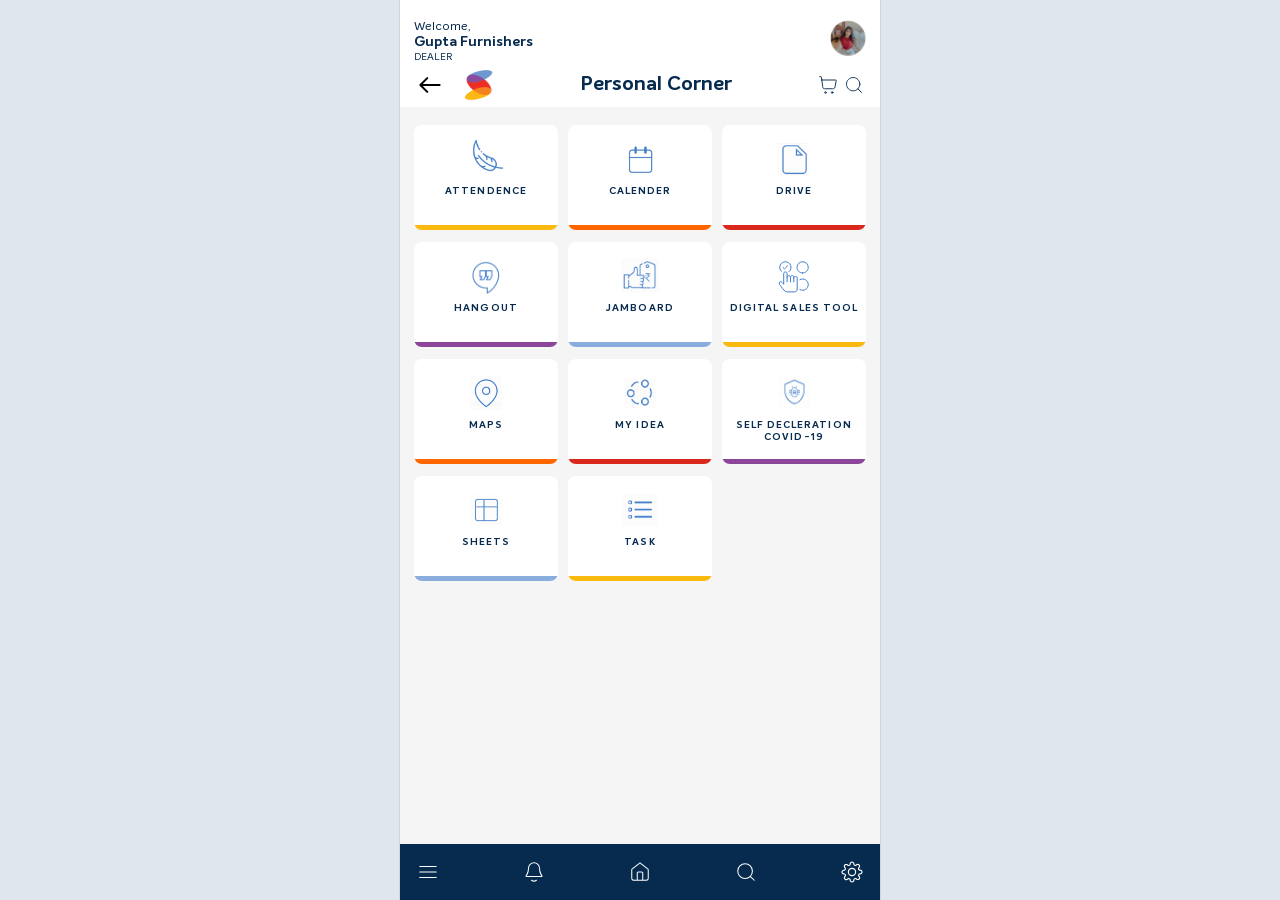
<file: index.html>
<!DOCTYPE html>
<html lang="en">
<head>
<meta charset="UTF-8" />
<meta name="viewport" content="width=device-width, initial-scale=1, viewport-fit=cover" />
<meta name="theme-color" content="#062B4E" />
<title>Personal Corner · Sleepwell</title>
<link rel="stylesheet" href="styles.css" />
</head>
<body>
  <div class="phone">

    <!-- Header -->
    <header class="header">
      <div class="header__inner">

        <div class="greeting-row">
          <div class="greeting">
            <p class="greeting__hello">Welcome,</p>
            <p class="greeting__name">Gupta Furnishers</p>
            <p class="greeting__role">DEALER</p>
          </div>
          <div class="avatar">
            <img src="assets/img/avatar.png" alt="Gupta Furnishers" />
          </div>
        </div>

        <div class="titlebar">
          <div class="titlebar__left">
            <button class="icon-btn icon-btn--22" type="button" aria-label="Go back">
              <img src="assets/icons/back.svg" alt="" />
            </button>
            <div class="brand">
              <img src="assets/img/sleepwell-logo.png" alt="Sleepwell" />
            </div>
          </div>

          <h1 class="titlebar__title">Personal Corner</h1>

          <div class="titlebar__right">
            <button class="icon-btn icon-btn--24" type="button" aria-label="Cart">
              <img src="assets/icons/shopping-cart-01.svg" alt="" />
            </button>
            <button class="icon-btn icon-btn--24" type="button" aria-label="Search">
              <img src="assets/icons/search-md.svg" alt="" />
            </button>
          </div>
        </div>

      </div>
    </header>

    <!-- App grid -->
    <main class="grid">

      <a class="tile tile--yellow" href="#">
        <span class="tile__icon"><img class="ic ic--attendence" src="assets/img/attendence.png" alt="" /></span>
        <span class="tile__label">Attendence</span>
      </a>

      <a class="tile tile--orange" href="#">
        <span class="tile__icon"><span class="crop crop--calender"><img src="assets/img/calender.png" alt="" /></span></span>
        <span class="tile__label">Calender</span>
      </a>

      <a class="tile tile--red" href="#">
        <span class="tile__icon"><img class="ic ic--drive" src="assets/img/drive.png" alt="" /></span>
        <span class="tile__label">Drive</span>
      </a>

      <a class="tile tile--purple" href="#">
        <span class="tile__icon"><span class="crop crop--hangout"><img src="assets/img/hangout.png" alt="" /></span></span>
        <span class="tile__label">Hangout</span>
      </a>

      <a class="tile tile--blue" href="#">
        <span class="tile__icon"><img class="ic ic--jamboard" src="assets/img/jamboard.png" alt="" /></span>
        <span class="tile__label">Jamboard</span>
      </a>

      <a class="tile tile--yellow" href="digital-sales-tool.html">
        <span class="tile__icon"><img class="ic ic--dst" src="assets/img/digital-sales-tool.svg" alt="" /></span>
        <span class="tile__label">Digital Sales tool</span>
      </a>

      <a class="tile tile--orange" href="#">
        <span class="tile__icon"><img class="ic ic--maps" src="assets/img/maps.png" alt="" /></span>
        <span class="tile__label">Maps</span>
      </a>

      <a class="tile tile--red" href="#">
        <span class="tile__icon"><img class="ic ic--idea" src="assets/img/my-idea.png" alt="" /></span>
        <span class="tile__label">My Idea</span>
      </a>

      <a class="tile tile--purple" href="#">
        <span class="tile__icon"><img class="ic ic--covid" src="assets/img/self-declaration.png" alt="" /></span>
        <span class="tile__label">Self Decleration Covid-19</span>
      </a>

      <a class="tile tile--blue" href="#">
        <span class="tile__icon"><img class="ic ic--sheets" src="assets/img/sheets.png" alt="" /></span>
        <span class="tile__label">Sheets</span>
      </a>

      <a class="tile tile--yellow" href="#">
        <span class="tile__icon"><img class="ic ic--task" src="assets/img/task.png" alt="" /></span>
        <span class="tile__label">Task</span>
      </a>

    </main>

    <!-- Bottom bar -->
    <nav class="bottombar" aria-label="Primary">
      <div class="bottombar__nav">
        <button class="nav-btn" type="button" aria-label="Menu"><img src="assets/icons/menu-01.svg" alt="" /></button>
        <button class="nav-btn" type="button" aria-label="Notifications"><img src="assets/icons/bell-01.svg" alt="" /></button>
        <button class="nav-btn" type="button" aria-label="Home"><img src="assets/icons/home-02.svg" alt="" /></button>
        <button class="nav-btn" type="button" aria-label="Search"><img src="assets/icons/search-md-nav.svg" alt="" /></button>
        <button class="nav-btn nav-btn--lg" type="button" aria-label="Settings"><img src="assets/icons/settings.svg" alt="" /></button>
      </div>
    </nav>

  </div>
</body>
</html>
</file>
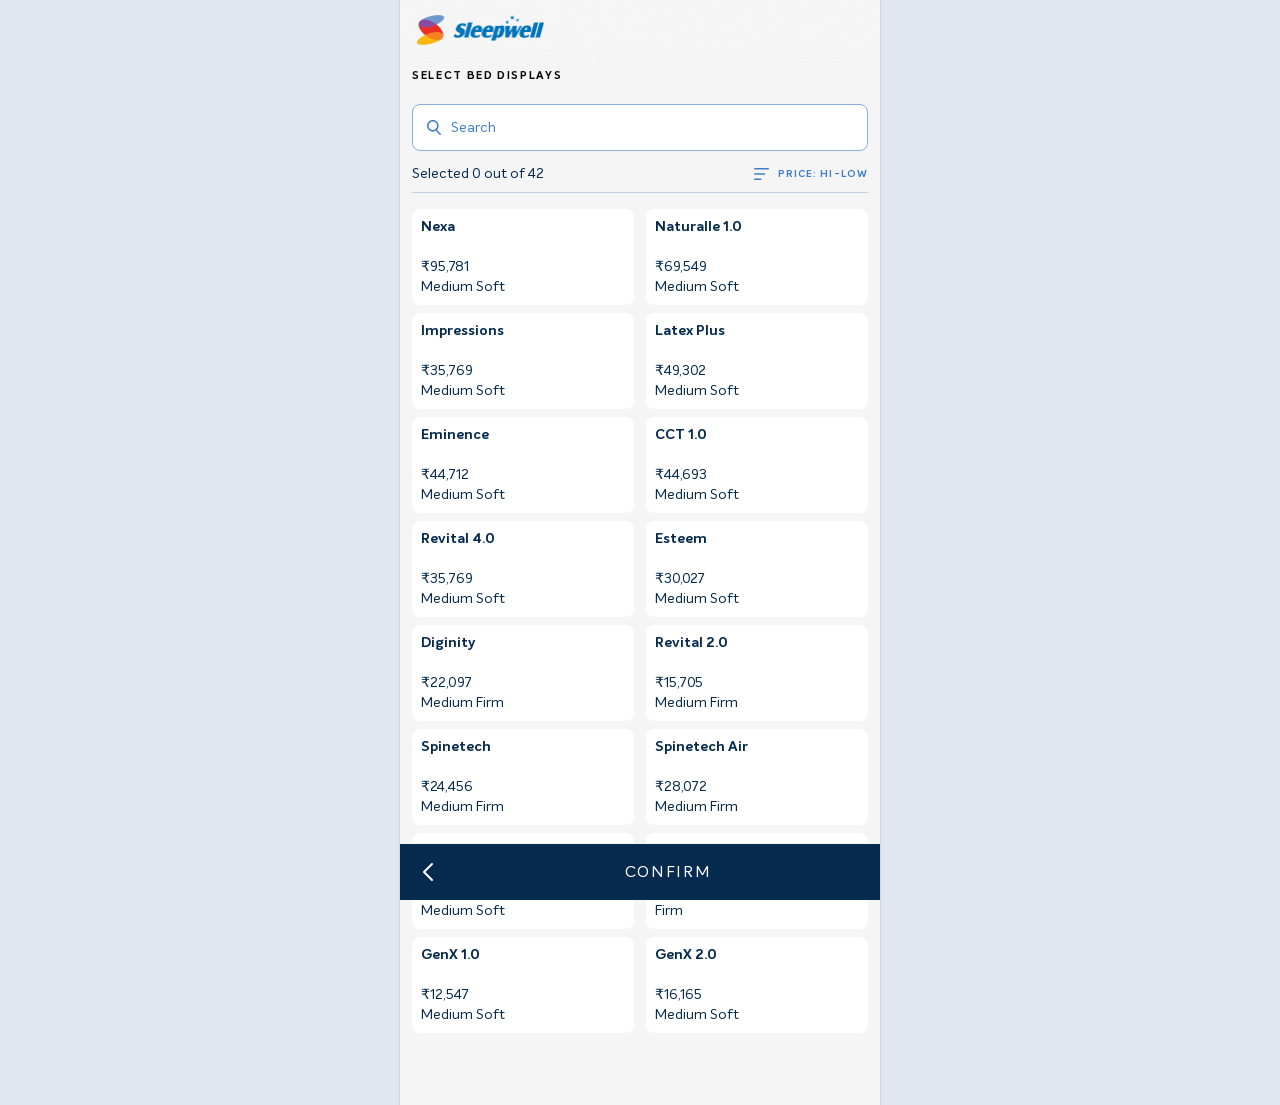
<file: bed-displays.html>
<!DOCTYPE html>
<html lang="en">
<head>
<meta charset="UTF-8" />
<meta name="viewport" content="width=device-width, initial-scale=1, viewport-fit=cover" />
<meta name="theme-color" content="#F5F5F5" />
<title>Select bed displays · Sleepwell</title>
<link rel="stylesheet" href="styles.css" />
</head>
<body>
  <div class="phone phone--beds">

    <!-- Header + filter bar: pinned; only the list below scrolls -->
    <div class="bd-sticky">

    <header class="setup-header">
      <img class="setup-header__bg" src="assets/img/header-bg.png" alt="" />
      <a class="setup-header__brand" href="index.html" aria-label="Back to Personal Corner">
        <img src="assets/img/sleepwell-logo.png" alt="Sleepwell" />
      </a>
    </header>

    <!-- Title, search, count + sort -->
    <div class="bd-top">
      <h1 class="bd-eyebrow">Select bed displays</h1>

      <label class="bd-search">
        <img class="bd-search__icon" src="assets/icons/search-14.svg" alt="" />
        <input class="bd-search__input" type="search" placeholder="Search" aria-label="Search mattresses" />
      </label>

      <div class="bd-meta">
        <p class="bd-meta__count">Selected <span id="selected-count">0</span> out of 42</p>
        <div class="bd-sort-wrap">
          <button class="bd-sort" type="button" id="sort-trigger"
                  aria-haspopup="true" aria-expanded="false" aria-controls="sort-menu">
            <img src="assets/icons/sort.svg" alt="" />
            <span id="sort-label">Price: Hi-Low</span>
          </button>

          <div class="bd-sortmenu" id="sort-menu" role="menu" aria-labelledby="sort-trigger" hidden>
            <button class="bd-sortmenu__item" type="button" role="menuitemradio"
                    aria-checked="false" data-sort="bestsellers">Bestsellers</button>
            <button class="bd-sortmenu__item" type="button" role="menuitemradio"
                    aria-checked="false" data-sort="low">Price: lowest first</button>
            <button class="bd-sortmenu__item" type="button" role="menuitemradio"
                    aria-checked="true" data-sort="high">Price: highest first</button>
          </div>
        </div>
      </div>
    </div>

    </div><!-- /.bd-sticky -->

    <!-- Mattress grid -->
    <main class="bd-grid" id="grid">

      <button class="mattress" type="button" aria-pressed="false">
        <span class="mattress__name">Nexa</span>
        <span class="mattress__meta">
          <span class="mattress__price">₹95,781</span>
          <span class="mattress__softness">Medium Soft</span>
        </span>
      </button>

      <button class="mattress" type="button" aria-pressed="false">
        <span class="mattress__name">Naturalle 1.0</span>
        <span class="mattress__meta">
          <span class="mattress__price">₹69,549</span>
          <span class="mattress__softness">Medium Soft</span>
        </span>
      </button>

      <button class="mattress" type="button" aria-pressed="false">
        <span class="mattress__name">Impressions</span>
        <span class="mattress__meta">
          <span class="mattress__price">₹35,769</span>
          <span class="mattress__softness">Medium Soft</span>
        </span>
      </button>

      <button class="mattress" type="button" aria-pressed="false">
        <span class="mattress__name">Latex Plus</span>
        <span class="mattress__meta">
          <span class="mattress__price">₹49,302</span>
          <span class="mattress__softness">Medium Soft</span>
        </span>
      </button>

      <button class="mattress" type="button" aria-pressed="false">
        <span class="mattress__name">Eminence</span>
        <span class="mattress__meta">
          <span class="mattress__price">₹44,712</span>
          <span class="mattress__softness">Medium Soft</span>
        </span>
      </button>

      <button class="mattress" type="button" aria-pressed="false">
        <span class="mattress__name">CCT 1.0</span>
        <span class="mattress__meta">
          <span class="mattress__price">₹44,693</span>
          <span class="mattress__softness">Medium Soft</span>
        </span>
      </button>

      <button class="mattress" type="button" aria-pressed="false">
        <span class="mattress__name">Revital 4.0</span>
        <span class="mattress__meta">
          <span class="mattress__price">₹35,769</span>
          <span class="mattress__softness">Medium Soft</span>
        </span>
      </button>

      <button class="mattress" type="button" aria-pressed="false">
        <span class="mattress__name">Esteem</span>
        <span class="mattress__meta">
          <span class="mattress__price">₹30,027</span>
          <span class="mattress__softness">Medium Soft</span>
        </span>
      </button>

      <button class="mattress" type="button" aria-pressed="false">
        <span class="mattress__name">Diginity</span>
        <span class="mattress__meta">
          <span class="mattress__price">₹22,097</span>
          <span class="mattress__softness">Medium Firm</span>
        </span>
      </button>

      <button class="mattress" type="button" aria-pressed="false">
        <span class="mattress__name">Revital 2.0</span>
        <span class="mattress__meta">
          <span class="mattress__price">₹15,705</span>
          <span class="mattress__softness">Medium Firm</span>
        </span>
      </button>

      <button class="mattress" type="button" aria-pressed="false">
        <span class="mattress__name">Spinetech</span>
        <span class="mattress__meta">
          <span class="mattress__price">₹24,456</span>
          <span class="mattress__softness">Medium Firm</span>
        </span>
      </button>

      <button class="mattress" type="button" aria-pressed="false">
        <span class="mattress__name">Spinetech Air</span>
        <span class="mattress__meta">
          <span class="mattress__price">₹28,072</span>
          <span class="mattress__softness">Medium Firm</span>
        </span>
      </button>

      <button class="mattress" type="button" aria-pressed="false">
        <span class="mattress__name">Spinetech Air Luxury</span>
        <span class="mattress__meta">
          <span class="mattress__price">₹38,978</span>
          <span class="mattress__softness">Medium Soft</span>
        </span>
      </button>

      <button class="mattress" type="button" aria-pressed="false">
        <span class="mattress__name">Durafirm Plus</span>
        <span class="mattress__meta">
          <span class="mattress__price">₹19,297</span>
          <span class="mattress__softness">Firm</span>
        </span>
      </button>

      <button class="mattress" type="button" aria-pressed="false">
        <span class="mattress__name">GenX 1.0</span>
        <span class="mattress__meta">
          <span class="mattress__price">₹12,547</span>
          <span class="mattress__softness">Medium Soft</span>
        </span>
      </button>

      <button class="mattress" type="button" aria-pressed="false">
        <span class="mattress__name">GenX 2.0</span>
        <span class="mattress__meta">
          <span class="mattress__price">₹16,165</span>
          <span class="mattress__softness">Medium Soft</span>
        </span>
      </button>

    </main>

    <!-- Bottom bar -->
    <div class="bd-actions">
      <a class="bd-actions__back" href="digital-sales-tool.html" aria-label="Back to store setup">
        <img src="assets/icons/nav-back-32.svg" alt="" />
      </a>
      <a class="bd-actions__confirm" href="store-setup-complete.html">Confirm</a>
    </div>

  </div>

<script>
// The design ships two card states and a live count, so the cards toggle.
// 42 is the catalogue size from the design; this frame only lists 16 of them,
// so swap it for the real total once this is wired to data.
(function () {
  var grid = document.getElementById('grid');
  var out = document.getElementById('selected-count');

  grid.addEventListener('click', function (e) {
    var card = e.target.closest('.mattress');
    if (!card) return;
    var next = card.getAttribute('aria-pressed') !== 'true';
    card.setAttribute('aria-pressed', String(next));
    card.classList.toggle('is-selected', next);
    out.textContent = grid.querySelectorAll('[aria-pressed="true"]').length;
  });
}());

// Sort menu (Figma node 2272:13193). Opening, choosing and reordering are
// behaviour rather than layout — the design is the panel alone.
(function () {
  var trigger = document.getElementById('sort-trigger');
  var menu = document.getElementById('sort-menu');
  var label = document.getElementById('sort-label');
  var grid = document.getElementById('grid');
  var items = [].slice.call(menu.querySelectorAll('.bd-sortmenu__item'));

  var LABELS = {
    bestsellers: 'Bestsellers',
    low: 'Price: Low-Hi',
    high: 'Price: Hi-Low'
  };

  // "Bestsellers" has no field to sort on, so it restores the authored order.
  var cards = [].slice.call(grid.children);
  cards.forEach(function (c, i) { c.dataset.rank = i; });

  function priceOf(card) {
    return Number(card.querySelector('.mattress__price').textContent.replace(/[^0-9]/g, ''));
  }

  function open(state) {
    menu.hidden = !state;
    trigger.setAttribute('aria-expanded', String(state));
  }

  function sortBy(key) {
    var sorted = cards.slice().sort(function (a, b) {
      if (key === 'low') return priceOf(a) - priceOf(b);
      if (key === 'high') return priceOf(b) - priceOf(a);
      return a.dataset.rank - b.dataset.rank;
    });
    sorted.forEach(function (c) { grid.appendChild(c); });
  }

  trigger.addEventListener('click', function (e) {
    e.stopPropagation();
    open(menu.hidden);
  });

  items.forEach(function (item) {
    item.addEventListener('click', function () {
      items.forEach(function (i) { i.setAttribute('aria-checked', String(i === item)); });
      label.textContent = LABELS[item.dataset.sort];
      sortBy(item.dataset.sort);
      open(false);
      trigger.focus();
    });
  });

  document.addEventListener('click', function (e) {
    if (!menu.hidden && !menu.contains(e.target)) open(false);
  });

  document.addEventListener('keydown', function (e) {
    if (e.key === 'Escape' && !menu.hidden) { open(false); trigger.focus(); }
  });
}());
</script>
<script src="assets/js/breadcrumbs.js"></script>
</body>
</html>
</file>
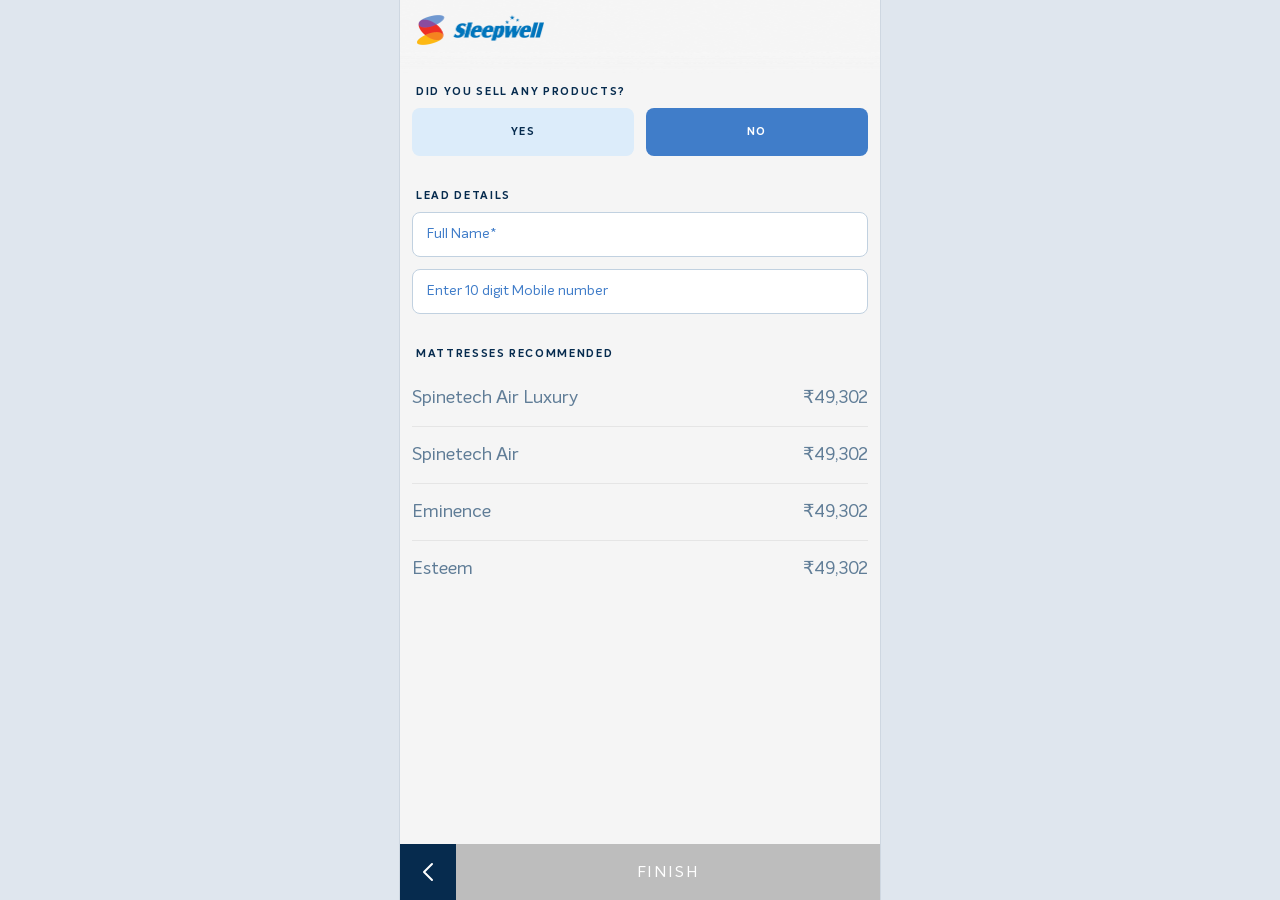
<file: checkout.html>
<!DOCTYPE html>
<html lang="en">
<head>
<meta charset="UTF-8" />
<meta name="viewport" content="width=device-width, initial-scale=1, viewport-fit=cover" />
<meta name="theme-color" content="#F5F5F5" />
<title>Check out · Sleepwell</title>
<link rel="stylesheet" href="styles.css" />
</head>
<body>
  <div class="phone phone--checkout">

    <header class="setup-header">
      <img class="setup-header__bg" src="assets/img/header-bg.png" alt="" />
      <a class="setup-header__brand" href="index.html" aria-label="Back to Personal Corner">
        <img src="assets/img/sleepwell-logo.png" alt="Sleepwell" />
      </a>
    </header>

    <main class="mx">

      <section class="mx-sec">
        <h2 class="mx-sec__eyebrow">Did you sell any products?</h2>
        <div class="checkout-toggle" role="radiogroup" aria-label="Sold any products">
          <button class="checkout-toggle__btn" type="button" role="radio" aria-checked="false">Yes</button>
          <button class="checkout-toggle__btn is-selected" type="button" role="radio" aria-checked="true">No</button>
        </div>
      </section>

      <section class="mx-sec">
        <h2 class="mx-sec__eyebrow">Lead details</h2>
        <div class="checkout-fields">
          <input class="checkout-field" type="text" id="checkout-name" placeholder="Full Name*" aria-label="Full name" />
          <input class="checkout-field" type="tel" inputmode="numeric" maxlength="10" placeholder="Enter 10 digit Mobile number" aria-label="Mobile number" />
        </div>
      </section>

      <!-- No (Figma node 2284:13169): plain recommended list. -->
      <section class="mx-sec" id="checkout-sec-recommended">
        <h2 class="mx-sec__eyebrow">Mattresses Recommended</h2>
        <div class="checkout-list">
          <div class="checkout-list__row">
            <span class="checkout-list__name">Spinetech Air Luxury</span>
            <span class="checkout-list__price">₹49,302</span>
          </div>
          <div class="checkout-list__row">
            <span class="checkout-list__name">Spinetech Air</span>
            <span class="checkout-list__price">₹49,302</span>
          </div>
          <div class="checkout-list__row">
            <span class="checkout-list__name">Eminence</span>
            <span class="checkout-list__price">₹49,302</span>
          </div>
          <div class="checkout-list__row">
            <span class="checkout-list__name">Esteem</span>
            <span class="checkout-list__price">₹49,302</span>
          </div>
        </div>
      </section>

      <!-- Yes (Figma node 2288:13349): same list, but each mattress is
           checked off as sold. Same checkbox states as the Demo button on
           the mattress detail screens (Figma node 1386:10228). -->
      <section class="mx-sec" id="checkout-sec-sold" hidden>
        <h2 class="mx-sec__eyebrow">Select Mattresses Sold</h2>
        <div class="checkout-list">
          <button type="button" class="checkout-list__row checkout-list__row--checkable" aria-pressed="false">
            <img class="checkout-list__check" src="assets/icons/checkbox.svg" alt="" />
            <span class="checkout-list__name">Spinetech Air Luxury</span>
            <span class="checkout-list__price">₹49,302</span>
          </button>
          <button type="button" class="checkout-list__row checkout-list__row--checkable" aria-pressed="false">
            <img class="checkout-list__check" src="assets/icons/checkbox.svg" alt="" />
            <span class="checkout-list__name">Spinetech Air</span>
            <span class="checkout-list__price">₹49,302</span>
          </button>
          <button type="button" class="checkout-list__row checkout-list__row--checkable" aria-pressed="false">
            <img class="checkout-list__check" src="assets/icons/checkbox.svg" alt="" />
            <span class="checkout-list__name">Eminence</span>
            <span class="checkout-list__price">₹49,302</span>
          </button>
          <button type="button" class="checkout-list__row checkout-list__row--checkable" aria-pressed="false">
            <img class="checkout-list__check" src="assets/icons/checkbox.svg" alt="" />
            <span class="checkout-list__name">Esteem</span>
            <span class="checkout-list__price">₹49,302</span>
          </button>
        </div>
      </section>

    </main>

    <!-- Bottom bar (Figma node 2284:13169). Finish starts disabled — enabled
         only once Full Name has a value. -->
    <div class="bd-actions">
      <button class="bd-actions__back" type="button" aria-label="Go back">
        <img src="assets/icons/nav-back-32.svg" alt="" />
      </button>
      <button class="bd-actions__confirm" type="button" id="checkout-finish" disabled>Finish</button>
    </div>

  </div>

<script>
// No (Figma 2284:13169) shows the plain recommended list; Yes (2288:13349)
// swaps it for the same list with a per-mattress sold checkbox instead.
(function () {
  var group = document.querySelector('.checkout-toggle');
  var recommended = document.getElementById('checkout-sec-recommended');
  var sold = document.getElementById('checkout-sec-sold');

  group.addEventListener('click', function (e) {
    var picked = e.target.closest('.checkout-toggle__btn');
    if (!picked) return;
    [].forEach.call(group.querySelectorAll('.checkout-toggle__btn'), function (b) {
      var on = b === picked;
      b.classList.toggle('is-selected', on);
      b.setAttribute('aria-checked', String(on));
    });

    var isYes = picked.textContent.trim() === 'Yes';
    recommended.hidden = isYes;
    sold.hidden = !isYes;
  });
}());

// Each sold mattress checks off independently, same checked/unchecked icon
// swap as the Demo button (Figma node 1386:10228).
(function () {
  [].forEach.call(document.querySelectorAll('.checkout-list__row--checkable'), function (row) {
    var icon = row.querySelector('.checkout-list__check');
    row.addEventListener('click', function () {
      var checked = row.getAttribute('aria-pressed') !== 'true';
      row.setAttribute('aria-pressed', String(checked));
      icon.src = checked ? 'assets/icons/checkbox-checked.svg' : 'assets/icons/checkbox.svg';
    });
  });
}());

// Back: this screen is reached from both mattress.html and
// mattress-compare.html's Close sale button, so there is no single static
// parent to link to — history.back() returns to whichever it was.
(function () {
  document.querySelector('.bd-actions__back').addEventListener('click', function () {
    history.back();
  });
}());

// Finish is disabled until Full Name is filled (Figma renders it greyed
// out by default). Enabled, it ends the flow the same place every other
// ending in this app does — Welcome.
(function () {
  var name = document.getElementById('checkout-name');
  var finish = document.getElementById('checkout-finish');

  name.addEventListener('input', function () {
    finish.disabled = name.value.trim().length === 0;
  });

  finish.addEventListener('click', function () {
    location.href = 'welcome.html';
  });
}());
</script>
<script src="assets/js/breadcrumbs.js"></script>
</body>
</html>
</file>
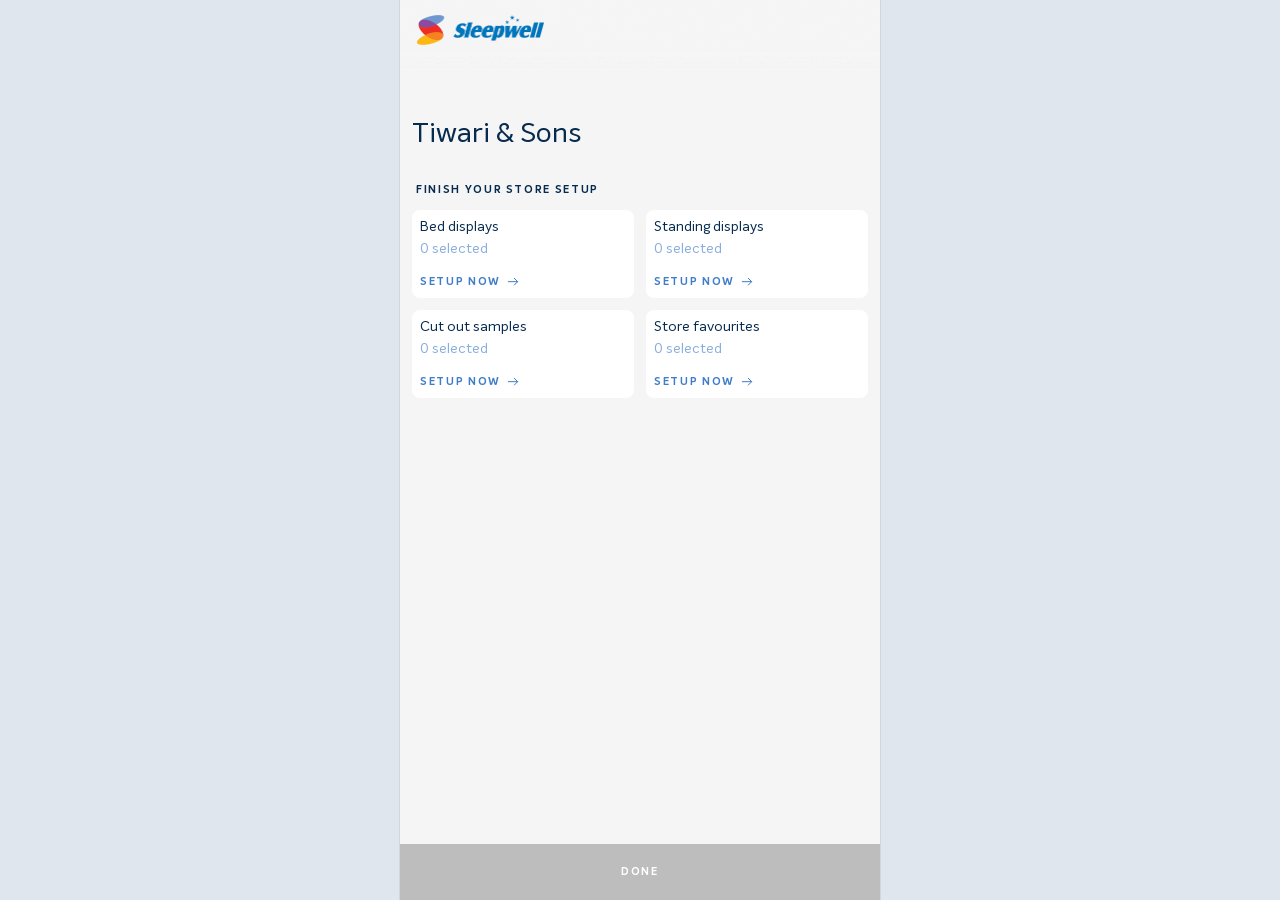
<file: digital-sales-tool.html>
<!DOCTYPE html>
<html lang="en">
<head>
<meta charset="UTF-8" />
<meta name="viewport" content="width=device-width, initial-scale=1, viewport-fit=cover" />
<meta name="theme-color" content="#F5F5F5" />
<title>Store setup · Sleepwell</title>
<link rel="stylesheet" href="styles.css" />
</head>
<body>
  <div class="phone phone--setup">

    <!-- Pinned: only the content below scrolls -->
    <div class="sticky-top">
      <header class="setup-header">
        <img class="setup-header__bg" src="assets/img/header-bg.png" alt="" />
        <a class="setup-header__brand" href="index.html" aria-label="Back to Personal Corner">
          <img src="assets/img/sleepwell-logo.png" alt="Sleepwell" />
        </a>
      </header>
    </div>

    <main class="setup">
      <h1 class="setup__dealer">Tiwari &amp; Sons</h1>

      <h2 class="setup__eyebrow">Finish your store setup</h2>

      <div class="setup__grid">

        <a class="setup-card" href="bed-displays.html">
          <span class="setup-card__text">
            <span class="setup-card__title">Bed displays</span>
            <span class="setup-card__count">0 selected</span>
          </span>
          <span class="setup-card__cta">
            Setup now
            <img src="assets/icons/arrow-right.svg" alt="" />
          </span>
        </a>

        <a class="setup-card" href="#">
          <span class="setup-card__text">
            <span class="setup-card__title">Standing displays</span>
            <span class="setup-card__count">0 selected</span>
          </span>
          <span class="setup-card__cta">
            Setup now
            <img src="assets/icons/arrow-right.svg" alt="" />
          </span>
        </a>

        <a class="setup-card" href="#">
          <span class="setup-card__text">
            <span class="setup-card__title">Cut out samples</span>
            <span class="setup-card__count">0 selected</span>
          </span>
          <span class="setup-card__cta">
            Setup now
            <img src="assets/icons/arrow-right.svg" alt="" />
          </span>
        </a>

        <a class="setup-card" href="store-favourites.html">
          <span class="setup-card__text">
            <span class="setup-card__title">Store favourites</span>
            <span class="setup-card__count">0 selected</span>
          </span>
          <span class="setup-card__cta">
            Setup now
            <img src="assets/icons/arrow-right.svg" alt="" />
          </span>
        </a>

      </div>
    </main>

    <!-- Bottom bar: grey and inert, the state this frame shows. Progress runs
         through a setup card, not through Done. -->
    <div class="setup-actions">
      <button class="setup-actions__btn" type="button" disabled>Done</button>
    </div>

  </div>
</body>
</html>
</file>
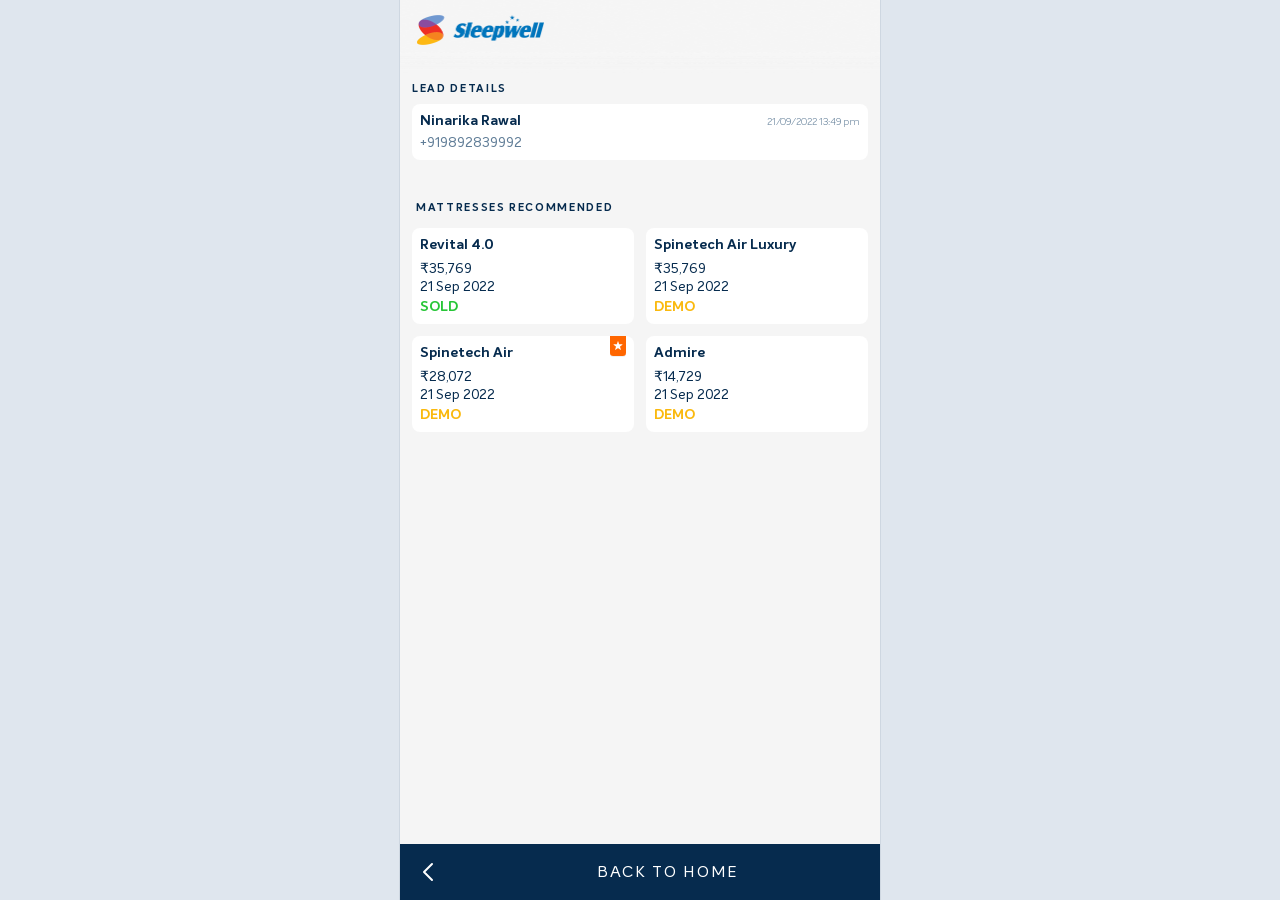
<file: lead-details.html>
<!DOCTYPE html>
<html lang="en">
<head>
<meta charset="UTF-8" />
<meta name="viewport" content="width=device-width, initial-scale=1, viewport-fit=cover" />
<meta name="theme-color" content="#F5F5F5" />
<title>Lead details · Sleepwell</title>
<link rel="stylesheet" href="styles.css" />
</head>
<body>
  <div class="phone phone--beds">

    <!-- Pinned header; this frame has no gear -->
    <div class="sticky-top">
      <header class="setup-header">
        <img class="setup-header__bg" src="assets/img/header-bg.png" alt="" />
        <a class="setup-header__brand" href="index.html" aria-label="Back to Personal Corner">
          <img src="assets/img/sleepwell-logo.png" alt="Sleepwell" />
        </a>
      </header>
    </div>

    <main class="ld">

      <h1 class="ld__eyebrow">Lead details</h1>

      <div class="lead ld__lead">
        <span class="lead__head">
          <span class="lead__name">Ninarika Rawal</span>
          <span class="lead__date">21/09/2022 13:49 pm</span>
        </span>
        <span class="lead__phone">+919892839992</span>
      </div>

      <h2 class="ld__eyebrow ld__eyebrow--recs">Mattresses recommended</h2>

      <div class="ld__grid">

        <div class="mattress ld-mx">
          <span class="rec-card__head">
            <span class="mattress__name">Revital 4.0</span>
          </span>
          <span class="mattress__meta">
            <span class="ld-mx__lines">
              <span class="mattress__price">₹35,769</span>
              <span class="mattress__price">21 Sep 2022</span>
            </span>
            <span class="status status--sold">Sold</span>
          </span>
        </div>

        <div class="mattress ld-mx">
          <span class="rec-card__head">
            <span class="mattress__name">Spinetech Air Luxury</span>
          </span>
          <span class="mattress__meta">
            <span class="ld-mx__lines">
              <span class="mattress__price">₹35,769</span>
              <span class="mattress__price">21 Sep 2022</span>
            </span>
            <span class="status status--demo">Demo</span>
          </span>
        </div>

        <div class="mattress ld-mx">
          <span class="rec-card__head">
            <span class="mattress__name">Spinetech Air</span>
            <span class="rec-card__flag">
              <span class="rec-card__badge" title="Bestseller">
                <img src="assets/icons/bestseller-star.svg" alt="Bestseller" />
              </span>
            </span>
          </span>
          <span class="mattress__meta">
            <span class="ld-mx__lines">
              <span class="mattress__price">₹28,072</span>
              <span class="mattress__price">21 Sep 2022</span>
            </span>
            <span class="status status--demo">Demo</span>
          </span>
        </div>

        <div class="mattress ld-mx">
          <span class="rec-card__head">
            <span class="mattress__name">Admire</span>
          </span>
          <span class="mattress__meta">
            <span class="ld-mx__lines">
              <span class="mattress__price">₹14,729</span>
              <span class="mattress__price">21 Sep 2022</span>
            </span>
            <span class="status status--demo">Demo</span>
          </span>
        </div>

      </div>
    </main>

    <!-- Bottom bar -->
    <div class="bd-actions">
      <a class="bd-actions__back" href="leads.html" aria-label="Back to leads">
        <img src="assets/icons/nav-back-32.svg" alt="" />
      </a>
      <a class="bd-actions__confirm" href="welcome.html">Back to Home</a>
    </div>

  </div>
<script src="assets/js/breadcrumbs.js"></script>
</body>
</html>
</file>
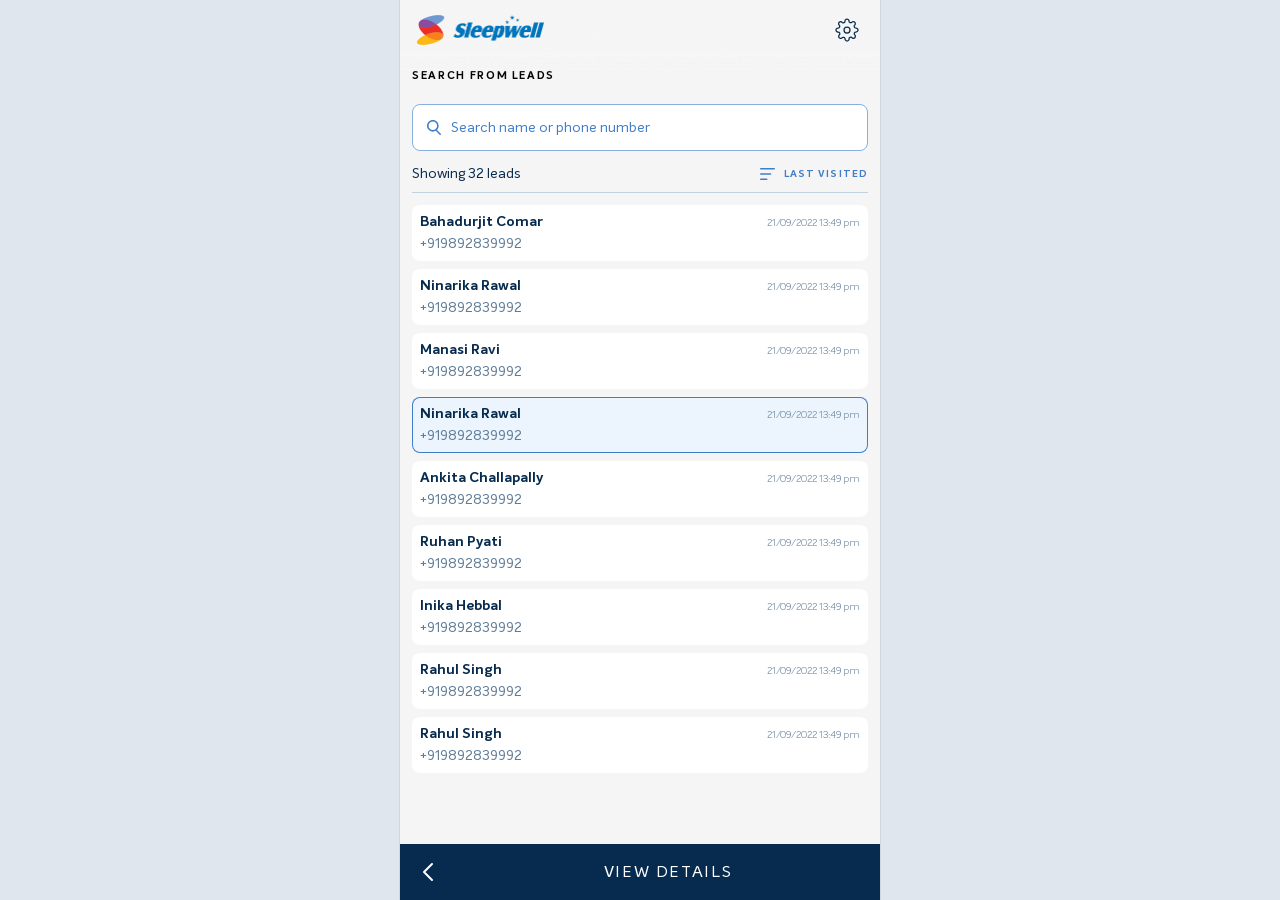
<file: leads.html>
<!DOCTYPE html>
<html lang="en">
<head>
<meta charset="UTF-8" />
<meta name="viewport" content="width=device-width, initial-scale=1, viewport-fit=cover" />
<meta name="theme-color" content="#F5F5F5" />
<title>Search from leads · Sleepwell</title>
<link rel="stylesheet" href="styles.css" />
</head>
<body>
  <div class="phone phone--beds phone--leads">

    <!-- Header + filter bar: pinned; only the list below scrolls -->
    <div class="bd-sticky">

      <header class="setup-header">
        <img class="setup-header__bg" src="assets/img/header-bg.png" alt="" />
        <a class="setup-header__brand" href="index.html" aria-label="Back to Personal Corner">
          <img src="assets/img/sleepwell-logo.png" alt="Sleepwell" />
        </a>
        <a class="setup-header__settings" href="settings.html" aria-label="Settings">
          <img src="assets/icons/settings-dark.svg" alt="" />
        </a>
      </header>

      <div class="bd-top">
        <h1 class="bd-eyebrow">Search from leads</h1>

        <label class="bd-search">
          <img class="bd-search__icon" src="assets/icons/search-14.svg" alt="" />
          <input class="bd-search__input" type="search" placeholder="Search name or phone number" aria-label="Search leads by name or phone number" />
        </label>

        <div class="bd-meta">
          <p class="bd-meta__count">Showing 32 leads</p>
          <div class="bd-sort-wrap">
            <button class="bd-sort" type="button" id="sort-trigger"
                    aria-haspopup="true" aria-expanded="false" aria-controls="sort-menu">
              <img src="assets/icons/sort.svg" alt="" />
              <span id="sort-label">Last visited</span>
            </button>

            <div class="bd-sortmenu" id="sort-menu" role="menu" aria-labelledby="sort-trigger" hidden>
              <button class="bd-sortmenu__item" type="button" role="menuitemradio"
                      aria-checked="true" data-sort="recent">Last Visited</button>
              <button class="bd-sortmenu__item" type="button" role="menuitemradio"
                      aria-checked="false" data-sort="az">Name: A - Z</button>
              <button class="bd-sortmenu__item" type="button" role="menuitemradio"
                      aria-checked="false" data-sort="za">Name: Z - A</button>
            </div>
          </div>
        </div>
      </div>

    </div><!-- /.bd-sticky -->

    <!-- Lead list -->
    <main class="leads" id="leads">

      <a class="lead" href="lead-details.html">
        <span class="lead__head">
          <span class="lead__name">Bahadurjit Comar</span>
          <span class="lead__date">21/09/2022 13:49 pm</span>
        </span>
        <span class="lead__phone">+919892839992</span>
      </a>

      <a class="lead" href="lead-details.html">
        <span class="lead__head">
          <span class="lead__name">Ninarika Rawal</span>
          <span class="lead__date">21/09/2022 13:49 pm</span>
        </span>
        <span class="lead__phone">+919892839992</span>
      </a>

      <a class="lead" href="lead-details.html">
        <span class="lead__head">
          <span class="lead__name">Manasi Ravi</span>
          <span class="lead__date">21/09/2022 13:49 pm</span>
        </span>
        <span class="lead__phone">+919892839992</span>
      </a>

      <a class="lead is-selected" href="lead-details.html">
        <span class="lead__head">
          <span class="lead__name">Ninarika Rawal</span>
          <span class="lead__date">21/09/2022 13:49 pm</span>
        </span>
        <span class="lead__phone">+919892839992</span>
      </a>

      <a class="lead" href="lead-details.html">
        <span class="lead__head">
          <span class="lead__name">Ankita Challapally</span>
          <span class="lead__date">21/09/2022 13:49 pm</span>
        </span>
        <span class="lead__phone">+919892839992</span>
      </a>

      <a class="lead" href="lead-details.html">
        <span class="lead__head">
          <span class="lead__name">Ruhan Pyati</span>
          <span class="lead__date">21/09/2022 13:49 pm</span>
        </span>
        <span class="lead__phone">+919892839992</span>
      </a>

      <a class="lead" href="lead-details.html">
        <span class="lead__head">
          <span class="lead__name">Inika Hebbal</span>
          <span class="lead__date">21/09/2022 13:49 pm</span>
        </span>
        <span class="lead__phone">+919892839992</span>
      </a>

      <a class="lead" href="lead-details.html">
        <span class="lead__head">
          <span class="lead__name">Rahul Singh</span>
          <span class="lead__date">21/09/2022 13:49 pm</span>
        </span>
        <span class="lead__phone">+919892839992</span>
      </a>

      <a class="lead" href="lead-details.html">
        <span class="lead__head">
          <span class="lead__name">Rahul Singh</span>
          <span class="lead__date">21/09/2022 13:49 pm</span>
        </span>
        <span class="lead__phone">+919892839992</span>
      </a>

    </main>

    <!-- Bottom bar -->
    <div class="bd-actions">
      <a class="bd-actions__back" href="welcome.html" aria-label="Back to welcome">
        <img src="assets/icons/nav-back-32.svg" alt="" />
      </a>
      <a class="bd-actions__confirm" href="lead-details.html">View Details</a>
    </div>

  </div>

<script>
// Sort menu (Figma node 5705:18869) — the pickers' menu with lead options.
(function () {
  var trigger = document.getElementById('sort-trigger');
  var menu = document.getElementById('sort-menu');
  var label = document.getElementById('sort-label');
  var list = document.getElementById('leads');
  var items = [].slice.call(menu.querySelectorAll('.bd-sortmenu__item'));

  var LABELS = { recent: 'Last visited', az: 'Name: A - Z', za: 'Name: Z - A' };

  // "Last Visited" has no field to sort on, so it restores the authored order.
  var leads = [].slice.call(list.children);
  leads.forEach(function (el, i) { el.dataset.rank = i; });

  function nameOf(el) {
    return el.querySelector('.lead__name').textContent.trim().toLowerCase();
  }

  function open(state) {
    menu.hidden = !state;
    trigger.setAttribute('aria-expanded', String(state));
  }

  function sortBy(key) {
    leads.slice().sort(function (a, b) {
      if (key === 'az') return nameOf(a).localeCompare(nameOf(b));
      if (key === 'za') return nameOf(b).localeCompare(nameOf(a));
      return a.dataset.rank - b.dataset.rank;
    }).forEach(function (el) { list.appendChild(el); });
  }

  trigger.addEventListener('click', function (e) {
    e.stopPropagation();
    open(menu.hidden);
  });

  items.forEach(function (item) {
    item.addEventListener('click', function () {
      items.forEach(function (i) { i.setAttribute('aria-checked', String(i === item)); });
      label.textContent = LABELS[item.dataset.sort];
      sortBy(item.dataset.sort);
      open(false);
      trigger.focus();
    });
  });

  document.addEventListener('click', function (e) {
    if (!menu.hidden && !menu.contains(e.target)) open(false);
  });

  document.addEventListener('keydown', function (e) {
    if (e.key === 'Escape' && !menu.hidden) { open(false); trigger.focus(); }
  });
}());
</script>
<script src="assets/js/breadcrumbs.js"></script>
</body>
</html>
</file>
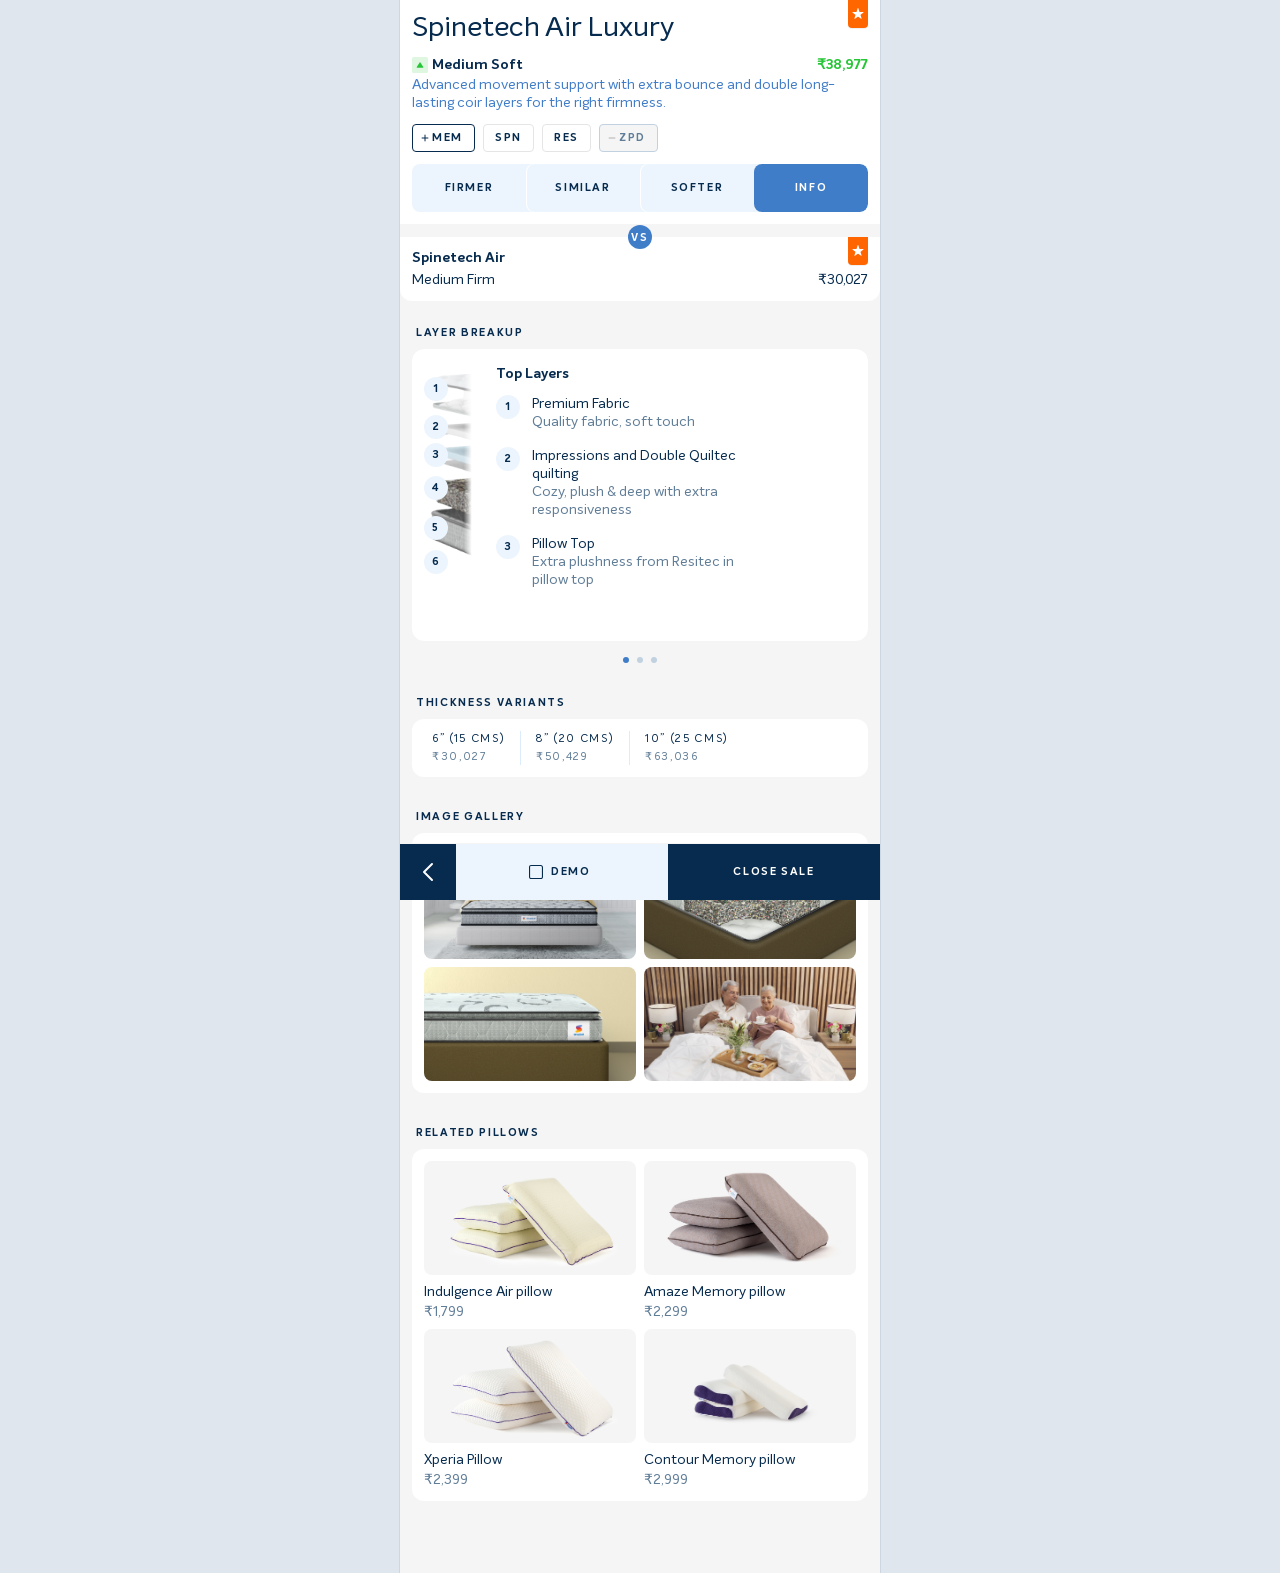
<file: mattress-compare.html>
<!DOCTYPE html>
<html lang="en">
<head>
<meta charset="UTF-8" />
<meta name="viewport" content="width=device-width, initial-scale=1, viewport-fit=cover" />
<meta name="theme-color" content="#FFFFFF" />
<title>Spinetech Air Luxury · Sleepwell</title>
<link rel="stylesheet" href="styles.css" />
</head>
<body>
  <div class="phone phone--mx">

    <!-- Comparison mode (Figma node 1777:11758): reached from a recommendation
         card on Firmer/Similar/Softer. The sticky header shows the clicked
         mattress with its tags/softness/price diffed against the mattress the
         card was clicked from, and the VS card below names that mattress. -->
    <div class="sticky-top mx-sticky">
      <div class="mx-head">
        <h1 class="mx-head__name">Spinetech Air Luxury</h1>
        <span class="mx-head__flag">
          <span class="mx-head__badge" title="Bestseller">
            <img src="assets/icons/bestseller-star.svg" alt="Bestseller" />
          </span>
        </span>
      </div>

      <div class="mx-facts">
        <div class="mx-facts__row">
          <span class="mattress__softness-grade" id="mxc-softness">
            <span class="softness-indicator" id="mxc-softness-indicator"><img src="assets/icons/softness-up.svg" alt="" /></span>
            <span class="mx-facts__softness">Medium Soft</span>
          </span>
          <span class="mx-facts__price mx-facts__price--cmp" id="mxc-price">₹38,977</span>
        </div>
        <p class="mx-facts__blurb">Advanced movement support with extra bounce and double long-lasting coir layers for the right firmness.</p>
      </div>

      <div class="mx-tags" id="mxc-tags">
        <span class="mx-tag-wrap">
          <button class="mx-tag mx-tag--added" type="button" data-cmp="added" aria-expanded="false" aria-describedby="tag-tip-mem">
            <img class="mx-tag__icon" src="assets/icons/tag-added.svg" alt="" />MEM
          </button>
          <span class="tag-tip" id="tag-tip-mem" role="tooltip" hidden>Memory Foam</span>
        </span>
        <span class="mx-tag-wrap">
          <button class="mx-tag" type="button" aria-expanded="false" aria-describedby="tag-tip-spn2">SPN</button>
          <span class="tag-tip" id="tag-tip-spn2" role="tooltip" hidden>Spring</span>
        </span>
        <span class="mx-tag-wrap">
          <button class="mx-tag" type="button" aria-expanded="false" aria-describedby="tag-tip-res2">RES</button>
          <span class="tag-tip" id="tag-tip-res2" role="tooltip" hidden>Resitec</span>
        </span>
        <span class="mx-tag-wrap">
          <button class="mx-tag mx-tag--removed" type="button" data-cmp="removed" aria-expanded="false" aria-describedby="tag-tip-zpd">
            <img class="mx-tag__icon" src="assets/icons/tag-removed.svg" alt="" />ZPD
          </button>
          <span class="tag-tip" id="tag-tip-zpd" role="tooltip" hidden>Zero Partner Disturbance</span>
        </span>
      </div>

      <div class="mx-controls" role="group" aria-label="Comfort">
        <button class="mx-controls__seg" type="button">Firmer</button>
        <button class="mx-controls__seg" type="button">Similar</button>
        <button class="mx-controls__seg" type="button">Softer</button>
        <button class="mx-controls__seg mx-controls__seg--info" type="button">Info</button>
      </div>
    </div>

    <!-- The mattress this page was reached from. Always Spinetech Air, same
         as every other flow in this prototype that only has one real
         "previous" mattress to point back to. -->
    <div class="mxc-vs" id="mxc-vs">
      <span class="mxc-vs__badge">vs</span>
      <div class="mxc-vs__card">
        <div class="mxc-vs__head">
          <span class="mxc-vs__name">Spinetech Air</span>
          <span class="mx-head__flag">
            <span class="mx-head__badge" title="Bestseller"><img src="assets/icons/bestseller-star.svg" alt="Bestseller" /></span>
          </span>
        </div>
        <div class="mxc-vs__row">
          <span class="mxc-vs__softness">Medium Firm</span>
          <span class="mxc-vs__price">₹30,027</span>
        </div>
      </div>
    </div>

    <main class="mx" id="mxc-main">

      <!-- Layer breakup: same 3-slide interactive carousel as mattress.html.
           The Figma frame for this page only shows the Top Layers slide, but
           Comfort/Support reuse mattress.html's own content verbatim — same
           pattern as this page's Thickness Variants, Related Pillows and
           Similar/Softer bands, which are all identical to the original. -->
      <section class="mx-sec">
        <h2 class="mx-sec__eyebrow">Layer breakup</h2>

        <div class="mx-carousel" id="mxc-layer-carousel">
        <div class="mx-layers">
          <!-- Figma node 1784:13047: this mattress's Top Layers slide uses
               the same stack photo as Comfort/Support (layers-2.png), not
               the original Spinetech Air's own layers.png. -->
          <div class="mx-layers__strip mx-layers__strip--alt" aria-hidden="true">
            <img src="assets/img/mattress/layers-2.png" alt="" />
            <span class="mx-pin" style="top: 12px">1</span>
            <span class="mx-pin" style="top: 50px">2</span>
            <span class="mx-pin" style="top: 78px">3</span>
            <span class="mx-pin" style="top: 111px">4</span>
            <span class="mx-pin" style="top: 151px">5</span>
            <span class="mx-pin" style="top: 185px">6</span>
          </div>
          <div class="mx-layers__info">
            <h3 class="mx-layers__title">Top Layers</h3>
            <ul class="mx-layers__list">
              <li class="mx-layer">
                <span class="mx-pin mx-pin--static">1</span>
                <span class="mx-layer__text">
                  <span class="mx-layer__name">Premium Fabric</span>
                  <span class="mx-layer__desc">Quality fabric, soft touch</span>
                </span>
              </li>
              <li class="mx-layer">
                <span class="mx-pin mx-pin--static">2</span>
                <span class="mx-layer__text">
                  <span class="mx-layer__name">Impressions and Double Quiltec quilting</span>
                  <span class="mx-layer__desc">Cozy, plush &amp; deep with extra responsiveness</span>
                </span>
              </li>
              <li class="mx-layer">
                <span class="mx-pin mx-pin--static">3</span>
                <span class="mx-layer__text">
                  <span class="mx-layer__name">Pillow Top</span>
                  <span class="mx-layer__desc">Extra plushness from Resitec in pillow top</span>
                </span>
              </li>
            </ul>
          </div>
        </div>
        <div class="mx-layers">
          <div class="mx-layers__strip mx-layers__strip--alt" aria-hidden="true">
            <img src="assets/img/mattress/layers-2.png" alt="" />
            <span class="mx-pin" style="top: 12px">1</span>
            <span class="mx-pin" style="top: 50px">2</span>
            <span class="mx-pin" style="top: 78px">3</span>
            <span class="mx-pin" style="top: 111px">4</span>
            <span class="mx-pin" style="top: 151px">5</span>
            <span class="mx-pin" style="top: 185px">6</span>
          </div>
          <div class="mx-layers__info">
            <h3 class="mx-layers__title">Comfort Layers</h3>
            <ul class="mx-layers__list">
              <li class="mx-layer">
                <span class="mx-pin mx-pin--static">3</span>
                <span class="mx-layer__text">
                  <span class="mx-layer__name">Impressions Foam</span>
                  <span class="mx-layer__desc">Contour hugging, even pressure distribution and enhanced blood circulation</span>
                </span>
              </li>
              <li class="mx-layer">
                <span class="mx-pin mx-pin--static">4</span>
                <span class="mx-layer__text">
                  <span class="mx-layer__name">Resitec Foam</span>
                  <span class="mx-layer__desc">Responsive, medium firm, breathable, all weather, pressure distribution</span>
                </span>
              </li>
              <li class="mx-layer">
                <span class="mx-pin mx-pin--static">5</span>
                <span class="mx-layer__text">
                  <span class="mx-layer__name">Reticool Foam</span>
                  <span class="mx-layer__desc">Gentle feel with enhanced airflow</span>
                </span>
              </li>
            </ul>
          </div>
        </div>
        <div class="mx-layers">
          <div class="mx-layers__strip mx-layers__strip--alt" aria-hidden="true">
            <img src="assets/img/mattress/layers-2.png" alt="" />
            <span class="mx-pin" style="top: 12px">1</span>
            <span class="mx-pin" style="top: 50px">2</span>
            <span class="mx-pin" style="top: 78px">3</span>
            <span class="mx-pin" style="top: 111px">4</span>
            <span class="mx-pin" style="top: 151px">5</span>
            <span class="mx-pin" style="top: 185px">6</span>
          </div>
          <div class="mx-layers__info">
            <h3 class="mx-layers__title">Support Layers</h3>
            <ul class="mx-layers__list">
              <li class="mx-layer">
                <span class="mx-pin mx-pin--static">6</span>
                <span class="mx-layer__text">
                  <span class="mx-layer__name">Rebonded Foam</span>
                  <span class="mx-layer__desc">High firmness, zero environmental wastage</span>
                </span>
              </li>
            </ul>
          </div>
        </div>
        </div>

        <div class="mx-dots" id="mxc-layer-dots" role="tablist" aria-label="Layer groups">
          <button class="mx-dots__dot is-on" type="button" role="tab" aria-selected="true" aria-label="Top layers"></button>
          <button class="mx-dots__dot" type="button" role="tab" aria-selected="false" aria-label="Comfort layers"></button>
          <button class="mx-dots__dot" type="button" role="tab" aria-selected="false" aria-label="Support layers"></button>
        </div>
      </section>

      <!-- Thickness variants -->
      <section class="mx-sec">
        <h2 class="mx-sec__eyebrow">Thickness Variants</h2>
        <div class="mx-thick">
          <div class="mx-thick__row">
            <span class="mx-thick__item">
              <span class="mx-thick__size">6” (15 cms)</span>
              <span class="mx-thick__price">₹30,027</span>
            </span>
            <span class="mx-thick__rule"></span>
            <span class="mx-thick__item">
              <span class="mx-thick__size">8” (20 cms)</span>
              <span class="mx-thick__price">₹50,429</span>
            </span>
            <span class="mx-thick__rule"></span>
            <span class="mx-thick__item">
              <span class="mx-thick__size">10” (25 cms)</span>
              <span class="mx-thick__price">₹63,036</span>
            </span>
          </div>
        </div>
      </section>

      <!-- Image gallery: static here, no full-size zoom viewer specified for
           this mattress's photos. -->
      <section class="mx-sec">
        <h2 class="mx-sec__eyebrow">Image gallery</h2>
        <div class="mx-gallery">
          <img src="assets/img/mattress-luxury/gallery-1.png" alt="" />
          <img src="assets/img/mattress-luxury/gallery-2.png" alt="" />
          <img src="assets/img/mattress-luxury/gallery-3.png" alt="" />
          <img src="assets/img/mattress-luxury/gallery-4.png" alt="" />
        </div>
      </section>

      <!-- Related pillows: same four pillows, names and prices as
           mattress.html's own — the design's own data, so the local photos
           are reused rather than fetching four near-duplicate exports. -->
      <section class="mx-sec">
        <h2 class="mx-sec__eyebrow">Related Pillows</h2>
        <div class="mx-pillows">
          <div class="mx-pillow">
            <img src="assets/img/mattress/pillow-1.png" alt="" />
            <span class="mx-pillow__name">Indulgence Air pillow</span>
            <span class="mx-pillow__price">₹1,799</span>
          </div>
          <div class="mx-pillow">
            <img src="assets/img/mattress/pillow-2.png" alt="" />
            <span class="mx-pillow__name">Amaze Memory pillow</span>
            <span class="mx-pillow__price">₹2,299</span>
          </div>
          <div class="mx-pillow">
            <img src="assets/img/mattress/pillow-3.png" alt="" />
            <span class="mx-pillow__name">Xperia Pillow</span>
            <span class="mx-pillow__price">₹2,399</span>
          </div>
          <div class="mx-pillow">
            <img src="assets/img/mattress/pillow-4.png" alt="" />
            <span class="mx-pillow__name">Contour Memory pillow</span>
            <span class="mx-pillow__price">₹2,999</span>
          </div>
        </div>
      </section>

    </main>

    <!-- Comfort comparison (Softer) — same static bands as mattress.html -->
    <div class="mx-recs" id="mxc-recs-softer" hidden>

      <div class="mx-recs__band mx-recs__band--up">
        <h2 class="mx-recs__eyebrow mx-recs__eyebrow--up">Softer upsell</h2>
        <div class="mx-recs__row">
          <div class="mattress rec-card">
            <span class="rec-card__head"><span class="mattress__name">Esteem</span></span>
            <span class="mattress__meta">
              <span class="mattress__price">₹35,769</span>
              <span class="mattress__softness-grade">
                <span class="softness-indicator"><img src="assets/icons/softness-up.svg" alt="" /></span>
                <span class="mattress__softness">Medium Soft</span>
              </span>
            </span>
          </div>
          <div class="mattress rec-card">
            <span class="rec-card__head"><span class="mattress__name">CCT 1.0</span></span>
            <span class="mattress__meta">
              <span class="mattress__price">₹44,693</span>
              <span class="mattress__softness">Medium Firm</span>
            </span>
          </div>
          <a class="mattress rec-card" href="mattress-compare.html">
            <span class="rec-card__head">
              <span class="mattress__name">Spinetech Air Luxury</span>
              <span class="rec-card__flag"><span class="rec-card__badge" title="Bestseller"><img src="assets/icons/bestseller-star.svg" alt="Bestseller" /></span></span>
            </span>
            <span class="mattress__meta">
              <span class="mattress__price">₹38,978</span>
              <span class="mattress__softness-grade">
                <span class="softness-indicator"><img src="assets/icons/softness-up.svg" alt="" /></span>
                <span class="mattress__softness">Medium Soft</span>
              </span>
            </span>
          </a>
          <div class="mattress rec-card">
            <span class="rec-card__head"><span class="mattress__name">Eminence</span></span>
            <span class="mattress__meta">
              <span class="mattress__price">₹44,712</span>
              <span class="mattress__softness-grade">
                <span class="softness-indicator"><img src="assets/icons/softness-up.svg" alt="" /></span>
                <span class="mattress__softness">Medium Soft</span>
              </span>
            </span>
          </div>
          <div class="mattress rec-card">
            <span class="rec-card__head"><span class="mattress__name">Revital 4.0</span></span>
            <span class="mattress__meta">
              <span class="mattress__price">₹35,769</span>
              <span class="mattress__softness">Medium Soft</span>
            </span>
          </div>
        </div>
      </div>

      <div class="mx-recs__band mx-recs__band--down">
        <h2 class="mx-recs__eyebrow mx-recs__eyebrow--down">Softer downsell</h2>
        <div class="mx-recs__row">
          <a class="mattress rec-card" href="mattress-compare.html">
            <span class="rec-card__head"><span class="mattress__name">Spinetech</span></span>
            <span class="mattress__meta">
              <span class="mattress__price">₹24,456</span>
              <span class="mattress__softness">Medium Firm</span>
            </span>
          </a>
          <a class="mattress rec-card sel-mx--out" href="mattress-compare.html">
            <span class="rec-card__head"><span class="mattress__name">Dignity</span></span>
            <span class="mattress__meta">
              <span class="mattress__price">₹22,097</span>
              <span class="mattress__softness">Medium Firm</span>
            </span>
          </a>
          <a class="mattress rec-card" href="mattress-compare.html">
            <span class="rec-card__head"><span class="mattress__name">Revital 2.0</span></span>
            <span class="mattress__meta">
              <span class="mattress__price">₹15,705</span>
              <span class="mattress__softness">Medium Firm</span>
            </span>
          </a>
          <a class="mattress rec-card" href="mattress-compare.html">
            <span class="rec-card__head"><span class="mattress__name">GenX 1.0</span></span>
            <span class="mattress__meta">
              <span class="mattress__price">₹16,165</span>
              <span class="mattress__softness-grade">
                <span class="softness-indicator"><img src="assets/icons/softness-up.svg" alt="" /></span>
                <span class="mattress__softness">Medium Soft</span>
              </span>
            </span>
          </a>
          <a class="mattress rec-card" href="mattress-compare.html">
            <span class="rec-card__head"><span class="mattress__name">Mable</span></span>
            <span class="mattress__meta">
              <span class="mattress__price">₹21,554</span>
              <span class="mattress__softness-grade">
                <span class="softness-indicator"><img src="assets/icons/softness-up.svg" alt="" /></span>
                <span class="mattress__softness">Medium Soft</span>
              </span>
            </span>
          </a>
        </div>
      </div>

    </div>

    <!-- Comfort comparison (Similar) — same static bands as mattress.html -->
    <div class="mx-recs" id="mxc-recs-similar" hidden>

      <div class="mx-recs__band mx-recs__band--up">
        <h2 class="mx-recs__eyebrow mx-recs__eyebrow--up">Similar upsell</h2>
        <div class="mx-recs__row">
          <div class="mattress rec-card">
            <span class="rec-card__head"><span class="mattress__name">Esteem</span></span>
            <span class="mattress__meta">
              <span class="mattress__price">₹35,769</span>
              <span class="mattress__softness-grade">
                <span class="softness-indicator"><img src="assets/icons/softness-up.svg" alt="" /></span>
                <span class="mattress__softness">Medium Soft</span>
              </span>
            </span>
          </div>
          <div class="mattress rec-card">
            <span class="rec-card__head"><span class="mattress__name">CCT 1.0</span></span>
            <span class="mattress__meta">
              <span class="mattress__price">₹44,693</span>
              <span class="mattress__softness">Medium Firm</span>
            </span>
          </div>
          <a class="mattress rec-card" href="mattress-compare.html">
            <span class="rec-card__head">
              <span class="mattress__name">Spinetech Air Luxury</span>
              <span class="rec-card__flag"><span class="rec-card__badge" title="Bestseller"><img src="assets/icons/bestseller-star.svg" alt="Bestseller" /></span></span>
            </span>
            <span class="mattress__meta">
              <span class="mattress__price">₹38,978</span>
              <span class="mattress__softness-grade">
                <span class="softness-indicator"><img src="assets/icons/softness-up.svg" alt="" /></span>
                <span class="mattress__softness">Medium Soft</span>
              </span>
            </span>
          </a>
          <div class="mattress rec-card">
            <span class="rec-card__head"><span class="mattress__name">Eminence</span></span>
            <span class="mattress__meta">
              <span class="mattress__price">₹44,712</span>
              <span class="mattress__softness-grade">
                <span class="softness-indicator"><img src="assets/icons/softness-up.svg" alt="" /></span>
                <span class="mattress__softness">Medium Soft</span>
              </span>
            </span>
          </div>
          <div class="mattress rec-card">
            <span class="rec-card__head"><span class="mattress__name">Revital 4.0</span></span>
            <span class="mattress__meta">
              <span class="mattress__price">₹35,769</span>
              <span class="mattress__softness">Medium Soft</span>
            </span>
          </div>
        </div>
      </div>

      <div class="mx-recs__band mx-recs__band--down">
        <h2 class="mx-recs__eyebrow mx-recs__eyebrow--down">Similar downsell</h2>
        <div class="mx-recs__row">
          <a class="mattress rec-card" href="mattress-compare.html">
            <span class="rec-card__head"><span class="mattress__name">Spinetech</span></span>
            <span class="mattress__meta">
              <span class="mattress__price">₹24,456</span>
              <span class="mattress__softness">Medium Firm</span>
            </span>
          </a>
          <a class="mattress rec-card sel-mx--out" href="mattress-compare.html">
            <span class="rec-card__head"><span class="mattress__name">Dignity</span></span>
            <span class="mattress__meta">
              <span class="mattress__price">₹22,097</span>
              <span class="mattress__softness">Medium Firm</span>
            </span>
          </a>
          <a class="mattress rec-card" href="mattress-compare.html">
            <span class="rec-card__head"><span class="mattress__name">Revital 2.0</span></span>
            <span class="mattress__meta">
              <span class="mattress__price">₹15,705</span>
              <span class="mattress__softness">Medium Firm</span>
            </span>
          </a>
          <a class="mattress rec-card" href="mattress-compare.html">
            <span class="rec-card__head"><span class="mattress__name">GenX 1.0</span></span>
            <span class="mattress__meta">
              <span class="mattress__price">₹16,165</span>
              <span class="mattress__softness-grade">
                <span class="softness-indicator"><img src="assets/icons/softness-up.svg" alt="" /></span>
                <span class="mattress__softness">Medium Soft</span>
              </span>
            </span>
          </a>
          <a class="mattress rec-card" href="mattress-compare.html">
            <span class="rec-card__head"><span class="mattress__name">Mable</span></span>
            <span class="mattress__meta">
              <span class="mattress__price">₹21,554</span>
              <span class="mattress__softness-grade">
                <span class="softness-indicator"><img src="assets/icons/softness-up.svg" alt="" /></span>
                <span class="mattress__softness">Medium Soft</span>
              </span>
            </span>
          </a>
        </div>
      </div>

    </div>

    <!-- Bottom bar -->
    <div class="mx-actions" id="mxc-actions-default">
      <a class="mx-actions__back" href="reference-mattresses.html" aria-label="Back to reference mattresses">
        <img src="assets/icons/nav-back-32.svg" alt="" />
      </a>
      <div class="mx-actions__pair">
        <button class="mx-actions__demo" type="button" aria-pressed="false">
          <img src="assets/icons/checkbox.svg" alt="" id="mx-demo-icon" />
          Demo
        </button>
        <a class="mx-actions__close" href="checkout.html">Close sale</a>
      </div>
    </div>

    <!-- Bottom bar: comfort comparison variant (Firmer/Similar/Softer) -->
    <div class="mx-actions mx-actions--toggles" id="mxc-actions-toggles" hidden>
      <a class="mx-actions__back" href="reference-mattresses.html" aria-label="Back to reference mattresses">
        <img src="assets/icons/nav-back-32.svg" alt="" />
      </a>
      <div class="mx-toggles">
        <span class="mx-toggle">
          <span class="mx-toggle__label">Hide<br />spring</span>
          <button class="toggle" type="button" role="switch" aria-checked="true" aria-label="Hide spring mattresses"></button>
        </span>
        <span class="mx-toggle">
          <span class="mx-toggle__label">Hide<br />coir</span>
          <button class="toggle" type="button" role="switch" aria-checked="false" aria-label="Hide coir mattresses"></button>
        </span>
      </div>
    </div>

  </div>

<script>
// Tag tooltips (Figma node 1864:12982, "Tag Overlay") — same behavior as
// mattress.html: tapping a tag opens its tooltip, tapping any tag or
// elsewhere closes whichever is open.
(function () {
  var tags = [].slice.call(document.querySelectorAll('.mx-tag'));
  if (!tags.length) return;

  function closeAll() {
    tags.forEach(function (t) {
      t.setAttribute('aria-expanded', 'false');
      t.nextElementSibling.hidden = true;
    });
  }

  tags.forEach(function (tag) {
    var tip = tag.nextElementSibling;
    tag.addEventListener('click', function (e) {
      e.stopPropagation();
      var opening = tip.hidden;
      closeAll();
      tip.hidden = !opening;
      tag.setAttribute('aria-expanded', String(opening));
    });
  });

  document.addEventListener('click', closeAll);
}());

// The comfort row: Info is the comparison view this page opens on — tags
// carry their added/removed state, the softness indicator shows, and the
// price reads green, and the VS card names the mattress this page was
// reached from. Similar (Figma 1883:15070) and Softer (1784:13399) reuse
// the same static upsell/downsell bands as mattress.html; Firmer has no
// design, so it just shows the plain mattress view.
//
// Leaving Info for any of the three exits comparison mode for good: the VS
// card disappears and the tag/indicator/price comparison cues drop, and
// clicking back to Info later shows this mattress's own plain page rather
// than re-entering the comparison — you dismissed it, not just navigated
// away from it.
(function () {
  var segs = [].slice.call(document.querySelectorAll('.mx-controls__seg'));
  var main = document.getElementById('mxc-main');
  var recsSimilar = document.getElementById('mxc-recs-similar');
  var recsSofter = document.getElementById('mxc-recs-softer');
  var actionsDefault = document.getElementById('mxc-actions-default');
  var actionsToggles = document.getElementById('mxc-actions-toggles');
  var softnessIndicator = document.getElementById('mxc-softness-indicator');
  var price = document.getElementById('mxc-price');
  var tags = document.getElementById('mxc-tags');
  var vs = document.getElementById('mxc-vs');
  var comparing = true;

  function activeName() {
    return document.querySelector('.mx-controls__seg--info').textContent.trim();
  }

  function render() {
    var name = activeName();
    var isSimilar = name === 'Similar';
    var isSofter = name === 'Softer';
    var showCmp = name === 'Info' && comparing;

    main.hidden = isSimilar || isSofter;
    recsSimilar.hidden = !isSimilar;
    recsSofter.hidden = !isSofter;

    var showToggles = isSimilar || isSofter;
    actionsDefault.hidden = showToggles;
    actionsToggles.hidden = !showToggles;

    vs.hidden = !comparing;
    softnessIndicator.hidden = !showCmp;
    price.classList.toggle('mx-facts__price--cmp', showCmp);
    tags.querySelectorAll('.mx-tag[data-cmp]').forEach(function (t) {
      t.classList.toggle('mx-tag--' + t.dataset.cmp, showCmp);
    });
  }

  segs.forEach(function (seg) {
    seg.addEventListener('click', function () {
      segs.forEach(function (s) { s.classList.toggle('mx-controls__seg--info', s === seg); });
      if (seg.textContent.trim() !== 'Info') comparing = false;
      render();
    });
  });

  var demo = document.querySelector('.mx-actions__demo');
  var demoIcon = document.getElementById('mx-demo-icon');
  demo.addEventListener('click', function () {
    var pressed = demo.getAttribute('aria-pressed') !== 'true';
    demo.setAttribute('aria-pressed', String(pressed));
    demoIcon.src = pressed ? 'assets/icons/checkbox-checked.svg' : 'assets/icons/checkbox.svg';
  });

  [].forEach.call(document.querySelectorAll('.toggle'), function (t) {
    t.addEventListener('click', function () {
      t.setAttribute('aria-checked', String(t.getAttribute('aria-checked') !== 'true'));
    });
  });

  render();
}());

// Layer breakup carousel: three slides sharing one pagination row, same
// behavior as mattress.html.
(function () {
  var track = document.getElementById('mxc-layer-carousel');
  var dots = [].slice.call(document.getElementById('mxc-layer-dots').children);
  var GAP = 12; // must match .mx-carousel's gap

  function pitch() { return track.clientWidth + GAP; }
  function current() {
    return Math.round(track.scrollLeft / pitch());
  }
  function paint() {
    var i = current();
    dots.forEach(function (d, n) {
      d.classList.toggle('is-on', n === i);
      d.setAttribute('aria-selected', String(n === i));
    });
  }

  dots.forEach(function (dot, i) {
    dot.addEventListener('click', function () {
      track.scrollTo({ left: i * pitch(), behavior: 'smooth' });
    });
  });

  track.addEventListener('scroll', paint, { passive: true });
  paint();
}());

// Condensed header once the page scrolls (same behavior as mattress.html).
(function () {
  var sticky = document.querySelector('.mx-sticky');
  var ON = 24, OFF = 8;
  var compact = false;

  function update() {
    var y = window.scrollY;
    if (!compact && y > ON) { compact = true; sticky.classList.add('is-compact'); }
    else if (compact && y < OFF) { compact = false; sticky.classList.remove('is-compact'); }
  }

  window.addEventListener('scroll', update, { passive: true });
  update();
}());
</script>
<script src="assets/js/breadcrumbs.js"></script>
</body>
</html>
</file>
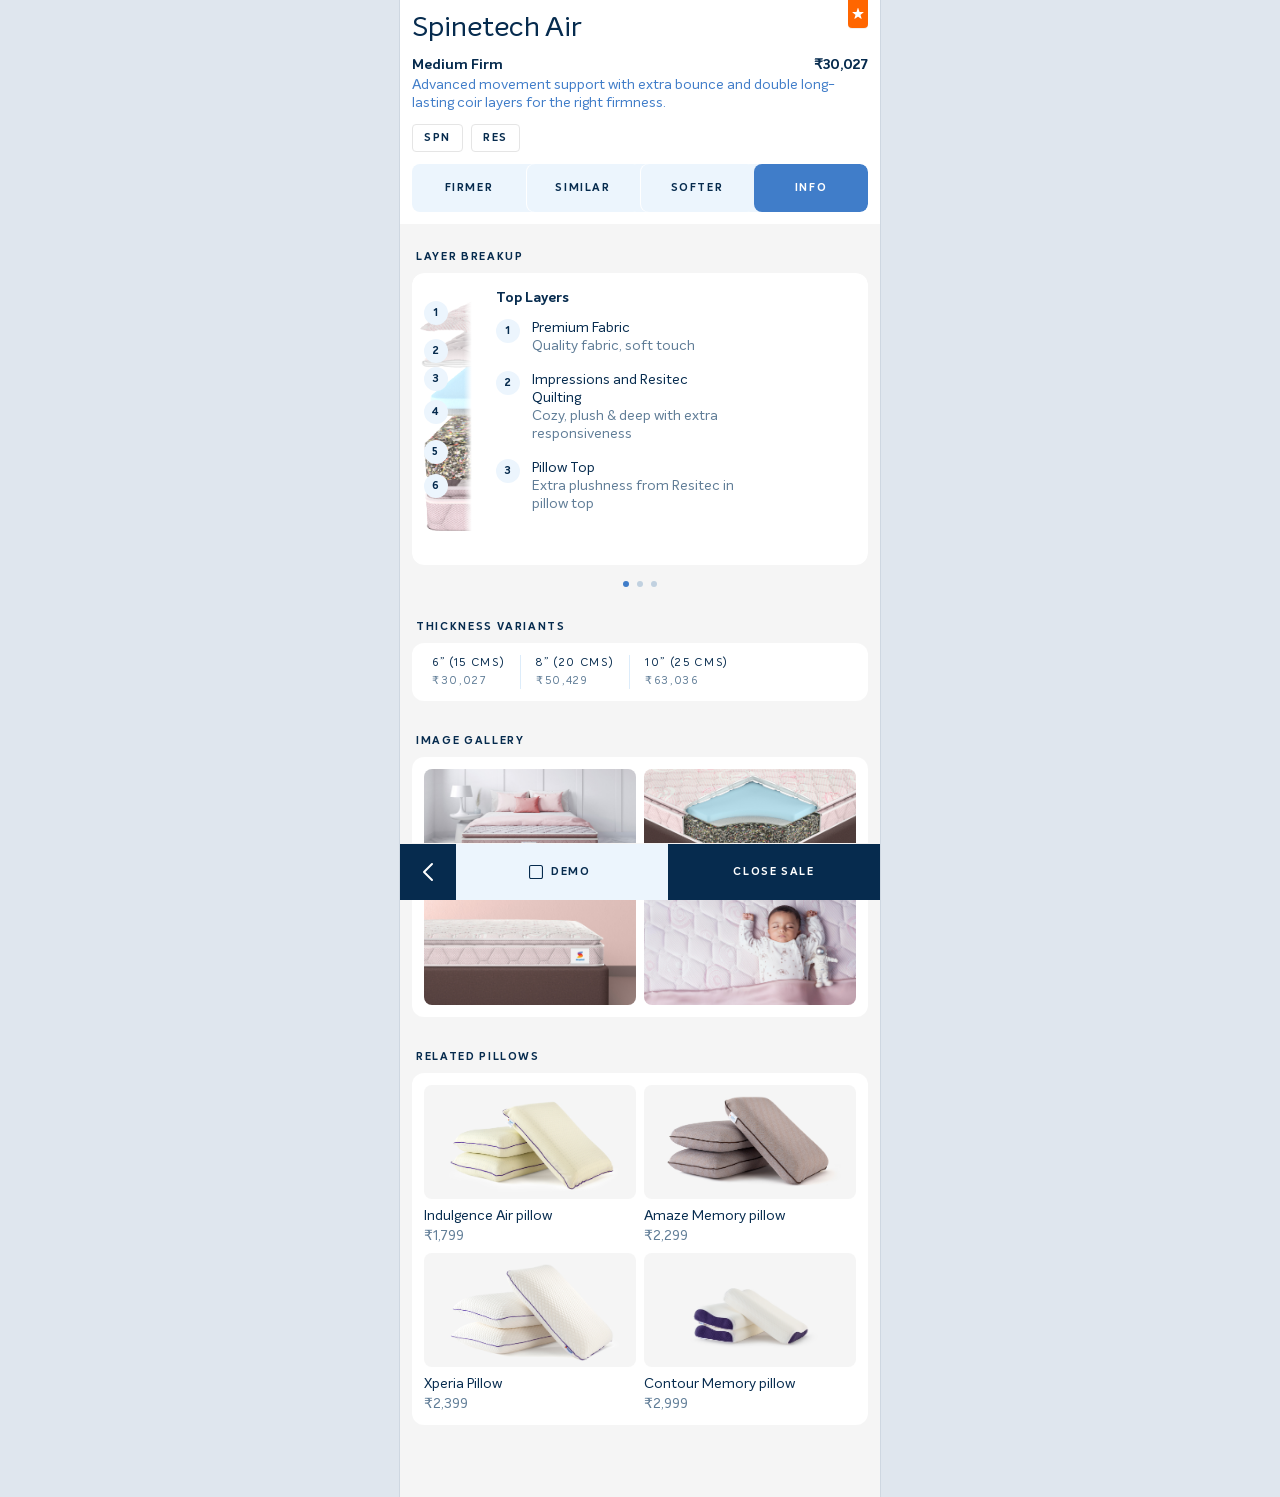
<file: mattress.html>
<!DOCTYPE html>
<html lang="en">
<head>
<meta charset="UTF-8" />
<meta name="viewport" content="width=device-width, initial-scale=1, viewport-fit=cover" />
<meta name="theme-color" content="#FFFFFF" />
<title>Spinetech Air · Sleepwell</title>
<link rel="stylesheet" href="styles.css" />
</head>
<body>
  <div class="phone phone--mx">

    <!-- Pinned: this frame has no Sleepwell header, the mattress block is the top -->
    <div class="sticky-top mx-sticky">
      <div class="mx-head">
        <h1 class="mx-head__name">Spinetech Air</h1>
        <span class="mx-head__flag">
          <span class="mx-head__badge" title="Bestseller">
            <img src="assets/icons/bestseller-star.svg" alt="Bestseller" />
          </span>
        </span>
      </div>

      <div class="mx-facts">
        <div class="mx-facts__row">
          <span class="mx-facts__softness">Medium Firm</span>
          <span class="mx-facts__price">₹30,027</span>
        </div>
        <p class="mx-facts__blurb">Advanced movement support with extra bounce and double long-lasting coir layers for the right firmness.</p>
      </div>

      <div class="mx-tags">
        <span class="mx-tag-wrap">
          <button class="mx-tag" type="button" aria-expanded="false" aria-describedby="tag-tip-spn">SPN</button>
          <span class="tag-tip" id="tag-tip-spn" role="tooltip" hidden>Spring</span>
        </span>
        <span class="mx-tag-wrap">
          <button class="mx-tag" type="button" aria-expanded="false" aria-describedby="tag-tip-res">RES</button>
          <span class="tag-tip" id="tag-tip-res" role="tooltip" hidden>Resitec</span>
        </span>
      </div>

      <div class="mx-controls" role="group" aria-label="Comfort">
        <button class="mx-controls__seg" type="button">Firmer</button>
        <button class="mx-controls__seg" type="button">Similar</button>
        <button class="mx-controls__seg" type="button">Softer</button>
        <button class="mx-controls__seg mx-controls__seg--info" type="button">Info</button>
      </div>
    </div>

    <main class="mx" id="mx-main">

      <!-- Layer breakup -->
      <section class="mx-sec">
        <h2 class="mx-sec__eyebrow">Layer breakup</h2>

        <div class="mx-carousel" id="layer-carousel">
        <div class="mx-layers">
          <div class="mx-layers__strip" aria-hidden="true">
            <img src="assets/img/mattress/layers.png" alt="" />
            <span class="mx-pin" style="top: 12px">1</span>
            <span class="mx-pin" style="top: 50px">2</span>
            <span class="mx-pin" style="top: 78px">3</span>
            <span class="mx-pin" style="top: 111px">4</span>
            <span class="mx-pin" style="top: 151px">5</span>
            <span class="mx-pin" style="top: 185px">6</span>
          </div>
          <div class="mx-layers__info">
            <h3 class="mx-layers__title">Top Layers</h3>
            <ul class="mx-layers__list">
              <li class="mx-layer">
                <span class="mx-pin mx-pin--static">1</span>
                <span class="mx-layer__text">
                  <span class="mx-layer__name">Premium Fabric</span>
                  <span class="mx-layer__desc">Quality fabric, soft touch</span>
                </span>
              </li>
              <li class="mx-layer">
                <span class="mx-pin mx-pin--static">2</span>
                <span class="mx-layer__text">
                  <span class="mx-layer__name">Impressions and Resitec Quilting</span>
                  <span class="mx-layer__desc">Cozy, plush &amp; deep with extra responsiveness</span>
                </span>
              </li>
              <li class="mx-layer">
                <span class="mx-pin mx-pin--static">3</span>
                <span class="mx-layer__text">
                  <span class="mx-layer__name">Pillow Top</span>
                  <span class="mx-layer__desc">Extra plushness from Resitec in pillow top</span>
                </span>
              </li>
            </ul>
          </div>
        </div>
        <div class="mx-layers">
          <div class="mx-layers__strip mx-layers__strip--alt" aria-hidden="true">
            <img src="assets/img/mattress/layers-2.png" alt="" />
            <span class="mx-pin" style="top: 12px">1</span>
            <span class="mx-pin" style="top: 50px">2</span>
            <span class="mx-pin" style="top: 78px">3</span>
            <span class="mx-pin" style="top: 111px">4</span>
            <span class="mx-pin" style="top: 151px">5</span>
            <span class="mx-pin" style="top: 185px">6</span>
          </div>
          <div class="mx-layers__info">
            <h3 class="mx-layers__title">Comfort Layers</h3>
            <ul class="mx-layers__list">
              <li class="mx-layer">
                <span class="mx-pin mx-pin--static">3</span>
                <span class="mx-layer__text">
                  <span class="mx-layer__name">Impressions Foam</span>
                  <span class="mx-layer__desc">Contour hugging, even pressure distribution and enhanced blood circulation</span>
                </span>
              </li>
              <li class="mx-layer">
                <span class="mx-pin mx-pin--static">4</span>
                <span class="mx-layer__text">
                  <span class="mx-layer__name">Resitec Foam</span>
                  <span class="mx-layer__desc">Responsive, medium firm, breathable, all weather, pressure distribution</span>
                </span>
              </li>
              <li class="mx-layer">
                <span class="mx-pin mx-pin--static">5</span>
                <span class="mx-layer__text">
                  <span class="mx-layer__name">Reticool Foam</span>
                  <span class="mx-layer__desc">Gentle feel with enhanced airflow</span>
                </span>
              </li>
            </ul>
          </div>
        </div>
        <div class="mx-layers">
          <div class="mx-layers__strip mx-layers__strip--alt" aria-hidden="true">
            <img src="assets/img/mattress/layers-2.png" alt="" />
            <span class="mx-pin" style="top: 12px">1</span>
            <span class="mx-pin" style="top: 50px">2</span>
            <span class="mx-pin" style="top: 78px">3</span>
            <span class="mx-pin" style="top: 111px">4</span>
            <span class="mx-pin" style="top: 151px">5</span>
            <span class="mx-pin" style="top: 185px">6</span>
          </div>
          <div class="mx-layers__info">
            <h3 class="mx-layers__title">Support Layers</h3>
            <ul class="mx-layers__list">
              <li class="mx-layer">
                <span class="mx-pin mx-pin--static">6</span>
                <span class="mx-layer__text">
                  <span class="mx-layer__name">Rebonded Foam</span>
                  <span class="mx-layer__desc">High firmness, zero environmental wastage</span>
                </span>
              </li>
            </ul>
          </div>
        </div>
        </div>

        <div class="mx-dots" id="layer-dots" role="tablist" aria-label="Layer groups">
          <button class="mx-dots__dot is-on" type="button" role="tab" aria-selected="true" aria-label="Top layers"></button>
          <button class="mx-dots__dot" type="button" role="tab" aria-selected="false" aria-label="Comfort layers"></button>
          <button class="mx-dots__dot" type="button" role="tab" aria-selected="false" aria-label="Support layers"></button>
        </div>
      </section>

      <!-- Thickness variants -->
      <section class="mx-sec">
        <h2 class="mx-sec__eyebrow">Thickness Variants</h2>

        <div class="mx-thick">
          <div class="mx-thick__row">
            <span class="mx-thick__item">
              <span class="mx-thick__size">6” (15 cms)</span>
              <span class="mx-thick__price">₹30,027</span>
            </span>
            <span class="mx-thick__rule"></span>
            <span class="mx-thick__item">
              <span class="mx-thick__size">8” (20 cms)</span>
              <span class="mx-thick__price">₹50,429</span>
            </span>
            <span class="mx-thick__rule"></span>
            <span class="mx-thick__item">
              <span class="mx-thick__size">10” (25 cms)</span>
              <span class="mx-thick__price">₹63,036</span>
            </span>
          </div>
        </div>
      </section>

      <!-- Image gallery -->
      <section class="mx-sec">
        <h2 class="mx-sec__eyebrow">Image gallery</h2>

        <div class="mx-gallery">
          <button class="mx-gallery__item" type="button" data-index="0" aria-label="Open image 1 full size"><img src="assets/img/mattress/gallery-1.png" alt="" /></button>
          <button class="mx-gallery__item" type="button" data-index="1" aria-label="Open image 2 full size"><img src="assets/img/mattress/gallery-2.png" alt="" /></button>
          <button class="mx-gallery__item" type="button" data-index="2" aria-label="Open image 3 full size"><img src="assets/img/mattress/gallery-3.png" alt="" /></button>
          <button class="mx-gallery__item" type="button" data-index="3" aria-label="Open image 4 full size"><img src="assets/img/mattress/gallery-4.png" alt="" /></button>
        </div>
      </section>

      <!-- Related pillows -->
      <section class="mx-sec">
        <h2 class="mx-sec__eyebrow">Related Pillows</h2>

        <div class="mx-pillows">
          <button class="mx-pillow" type="button" id="pillow-1">
            <img src="assets/img/mattress/pillow-1.png" alt="" />
            <span class="mx-pillow__name">Indulgence Air pillow</span>
            <span class="mx-pillow__price">₹1,799</span>
          </button>
          <a class="mx-pillow" href="#">
            <img src="assets/img/mattress/pillow-2.png" alt="" />
            <span class="mx-pillow__name">Amaze Memory pillow</span>
            <span class="mx-pillow__price">₹2,299</span>
          </a>
          <a class="mx-pillow" href="#">
            <img src="assets/img/mattress/pillow-3.png" alt="" />
            <span class="mx-pillow__name">Xperia Pillow</span>
            <span class="mx-pillow__price">₹2,399</span>
          </a>
          <a class="mx-pillow" href="#">
            <img src="assets/img/mattress/pillow-4.png" alt="" />
            <span class="mx-pillow__name">Contour Memory pillow</span>
            <span class="mx-pillow__price">₹2,999</span>
          </a>
        </div>
      </section>

    </main>

    <!-- Comfort comparison (Softer), Figma node 1784:13399 -->
    <div class="mx-recs" id="mx-recs-softer" hidden>

      <div class="mx-recs__band mx-recs__band--up">
        <h2 class="mx-recs__eyebrow mx-recs__eyebrow--up">Softer upsell</h2>
        <div class="mx-recs__row">
          <a class="mattress rec-card" href="mattress-compare.html">
            <span class="rec-card__head"><span class="mattress__name">Esteem</span></span>
            <span class="mattress__meta">
              <span class="mattress__price">₹35,769</span>
              <span class="mattress__softness-grade">
                <span class="softness-indicator"><img src="assets/icons/softness-up.svg" alt="" /></span>
                <span class="mattress__softness">Medium Soft</span>
              </span>
            </span>
          </a>
          <a class="mattress rec-card" href="mattress-compare.html">
            <span class="rec-card__head"><span class="mattress__name">CCT 1.0</span></span>
            <span class="mattress__meta">
              <span class="mattress__price">₹44,693</span>
              <span class="mattress__softness">Medium Firm</span>
            </span>
          </a>
          <a class="mattress rec-card" href="mattress-compare.html">
            <span class="rec-card__head">
              <span class="mattress__name">Spinetech Air Luxury</span>
              <span class="rec-card__flag"><span class="rec-card__badge" title="Bestseller"><img src="assets/icons/bestseller-star.svg" alt="Bestseller" /></span></span>
            </span>
            <span class="mattress__meta">
              <span class="mattress__price">₹38,978</span>
              <span class="mattress__softness-grade">
                <span class="softness-indicator"><img src="assets/icons/softness-up.svg" alt="" /></span>
                <span class="mattress__softness">Medium Soft</span>
              </span>
            </span>
          </a>
          <a class="mattress rec-card" href="mattress-compare.html">
            <span class="rec-card__head"><span class="mattress__name">Eminence</span></span>
            <span class="mattress__meta">
              <span class="mattress__price">₹44,712</span>
              <span class="mattress__softness-grade">
                <span class="softness-indicator"><img src="assets/icons/softness-up.svg" alt="" /></span>
                <span class="mattress__softness">Medium Soft</span>
              </span>
            </span>
          </a>
          <a class="mattress rec-card" href="mattress-compare.html">
            <span class="rec-card__head"><span class="mattress__name">Revital 4.0</span></span>
            <span class="mattress__meta">
              <span class="mattress__price">₹35,769</span>
              <span class="mattress__softness">Medium Soft</span>
            </span>
          </a>
        </div>
      </div>

      <div class="mx-recs__band mx-recs__band--down">
        <h2 class="mx-recs__eyebrow mx-recs__eyebrow--down">Softer downsell</h2>
        <div class="mx-recs__row">
          <a class="mattress rec-card" href="mattress-compare.html">
            <span class="rec-card__head"><span class="mattress__name">Spinetech</span></span>
            <span class="mattress__meta">
              <span class="mattress__price">₹24,456</span>
              <span class="mattress__softness">Medium Firm</span>
            </span>
          </a>
          <a class="mattress rec-card sel-mx--out" href="mattress-compare.html">
            <span class="rec-card__head"><span class="mattress__name">Dignity</span></span>
            <span class="mattress__meta">
              <span class="mattress__price">₹22,097</span>
              <span class="mattress__softness">Medium Firm</span>
            </span>
          </a>
          <a class="mattress rec-card" href="mattress-compare.html">
            <span class="rec-card__head"><span class="mattress__name">Revital 2.0</span></span>
            <span class="mattress__meta">
              <span class="mattress__price">₹15,705</span>
              <span class="mattress__softness">Medium Firm</span>
            </span>
          </a>
          <a class="mattress rec-card" href="mattress-compare.html">
            <span class="rec-card__head"><span class="mattress__name">GenX 1.0</span></span>
            <span class="mattress__meta">
              <span class="mattress__price">₹16,165</span>
              <span class="mattress__softness-grade">
                <span class="softness-indicator"><img src="assets/icons/softness-up.svg" alt="" /></span>
                <span class="mattress__softness">Medium Soft</span>
              </span>
            </span>
          </a>
          <a class="mattress rec-card" href="mattress-compare.html">
            <span class="rec-card__head"><span class="mattress__name">Mable</span></span>
            <span class="mattress__meta">
              <span class="mattress__price">₹21,554</span>
              <span class="mattress__softness-grade">
                <span class="softness-indicator"><img src="assets/icons/softness-up.svg" alt="" /></span>
                <span class="mattress__softness">Medium Soft</span>
              </span>
            </span>
          </a>
        </div>
      </div>

    </div>

    <!-- Comfort comparison (Similar), Figma node 1883:15070. Same five
         mattresses per band as Softer — that's the design's own data, not
         a copy-paste slip here. -->
    <div class="mx-recs" id="mx-recs-similar" hidden>

      <div class="mx-recs__band mx-recs__band--up">
        <h2 class="mx-recs__eyebrow mx-recs__eyebrow--up">Similar upsell</h2>
        <div class="mx-recs__row">
          <a class="mattress rec-card" href="mattress-compare.html">
            <span class="rec-card__head"><span class="mattress__name">Esteem</span></span>
            <span class="mattress__meta">
              <span class="mattress__price">₹35,769</span>
              <span class="mattress__softness-grade">
                <span class="softness-indicator"><img src="assets/icons/softness-up.svg" alt="" /></span>
                <span class="mattress__softness">Medium Soft</span>
              </span>
            </span>
          </a>
          <a class="mattress rec-card" href="mattress-compare.html">
            <span class="rec-card__head"><span class="mattress__name">CCT 1.0</span></span>
            <span class="mattress__meta">
              <span class="mattress__price">₹44,693</span>
              <span class="mattress__softness">Medium Firm</span>
            </span>
          </a>
          <a class="mattress rec-card" href="mattress-compare.html">
            <span class="rec-card__head">
              <span class="mattress__name">Spinetech Air Luxury</span>
              <span class="rec-card__flag"><span class="rec-card__badge" title="Bestseller"><img src="assets/icons/bestseller-star.svg" alt="Bestseller" /></span></span>
            </span>
            <span class="mattress__meta">
              <span class="mattress__price">₹38,978</span>
              <span class="mattress__softness-grade">
                <span class="softness-indicator"><img src="assets/icons/softness-up.svg" alt="" /></span>
                <span class="mattress__softness">Medium Soft</span>
              </span>
            </span>
          </a>
          <a class="mattress rec-card" href="mattress-compare.html">
            <span class="rec-card__head"><span class="mattress__name">Eminence</span></span>
            <span class="mattress__meta">
              <span class="mattress__price">₹44,712</span>
              <span class="mattress__softness-grade">
                <span class="softness-indicator"><img src="assets/icons/softness-up.svg" alt="" /></span>
                <span class="mattress__softness">Medium Soft</span>
              </span>
            </span>
          </a>
          <a class="mattress rec-card" href="mattress-compare.html">
            <span class="rec-card__head"><span class="mattress__name">Revital 4.0</span></span>
            <span class="mattress__meta">
              <span class="mattress__price">₹35,769</span>
              <span class="mattress__softness">Medium Soft</span>
            </span>
          </a>
        </div>
      </div>

      <div class="mx-recs__band mx-recs__band--down">
        <h2 class="mx-recs__eyebrow mx-recs__eyebrow--down">Similar downsell</h2>
        <div class="mx-recs__row">
          <a class="mattress rec-card" href="mattress-compare.html">
            <span class="rec-card__head"><span class="mattress__name">Spinetech</span></span>
            <span class="mattress__meta">
              <span class="mattress__price">₹24,456</span>
              <span class="mattress__softness">Medium Firm</span>
            </span>
          </a>
          <a class="mattress rec-card sel-mx--out" href="mattress-compare.html">
            <span class="rec-card__head"><span class="mattress__name">Dignity</span></span>
            <span class="mattress__meta">
              <span class="mattress__price">₹22,097</span>
              <span class="mattress__softness">Medium Firm</span>
            </span>
          </a>
          <a class="mattress rec-card" href="mattress-compare.html">
            <span class="rec-card__head"><span class="mattress__name">Revital 2.0</span></span>
            <span class="mattress__meta">
              <span class="mattress__price">₹15,705</span>
              <span class="mattress__softness">Medium Firm</span>
            </span>
          </a>
          <a class="mattress rec-card" href="mattress-compare.html">
            <span class="rec-card__head"><span class="mattress__name">GenX 1.0</span></span>
            <span class="mattress__meta">
              <span class="mattress__price">₹16,165</span>
              <span class="mattress__softness-grade">
                <span class="softness-indicator"><img src="assets/icons/softness-up.svg" alt="" /></span>
                <span class="mattress__softness">Medium Soft</span>
              </span>
            </span>
          </a>
          <a class="mattress rec-card" href="mattress-compare.html">
            <span class="rec-card__head"><span class="mattress__name">Mable</span></span>
            <span class="mattress__meta">
              <span class="mattress__price">₹21,554</span>
              <span class="mattress__softness-grade">
                <span class="softness-indicator"><img src="assets/icons/softness-up.svg" alt="" /></span>
                <span class="mattress__softness">Medium Soft</span>
              </span>
            </span>
          </a>
        </div>
      </div>

    </div>

    <!-- Buzzword band (Figma node 1883:15070, "Blue Band Indicator"). Shows
         only when this page was reached via a buzzword chip, on whichever
         of Firmer/Similar/Softer is active — Info has no comparison, so no
         buzzword context to show. -->
    <div class="mx-buzzband" id="mx-buzzband" hidden>
      <p class="mx-buzzband__text" id="mx-buzzband-text"></p>
      <button class="mx-buzzband__reset" type="button" id="mx-buzzband-reset">Reset</button>
    </div>

    <!-- Bottom bar -->
    <div class="mx-actions" id="mx-actions-default">
      <a class="mx-actions__back" href="reference-mattresses.html" aria-label="Back to reference mattresses">
        <img src="assets/icons/nav-back-32.svg" alt="" />
      </a>
      <div class="mx-actions__pair">
        <button class="mx-actions__demo" type="button" aria-pressed="false">
          <img src="assets/icons/checkbox.svg" alt="" id="mx-demo-icon" />
          Demo
        </button>
        <a class="mx-actions__close" href="checkout.html">Close sale</a>
      </div>
    </div>

    <!-- Bottom bar: comfort comparison variant (Softer) -->
    <div class="mx-actions mx-actions--toggles" id="mx-actions-toggles" hidden>
      <a class="mx-actions__back" href="reference-mattresses.html" aria-label="Back to reference mattresses">
        <img src="assets/icons/nav-back-32.svg" alt="" />
      </a>
      <div class="mx-toggles">
        <span class="mx-toggle">
          <span class="mx-toggle__label">Hide<br />spring</span>
          <button class="toggle" type="button" role="switch" aria-checked="true" aria-label="Hide spring mattresses"></button>
        </span>
        <span class="mx-toggle">
          <span class="mx-toggle__label">Hide<br />coir</span>
          <button class="toggle" type="button" role="switch" aria-checked="false" aria-label="Hide coir mattresses"></button>
        </span>
      </div>
    </div>

    <!-- Full-size gallery (Figma node 1883:15068) -->
    <div class="overlay" id="zoom" hidden role="dialog" aria-modal="true" aria-label="Image gallery">
      <div class="zoom">
        <div class="zoom__stage" id="zoom-stage">
          <div class="zoom__track" id="zoom-track">
            <img src="assets/img/mattress/gallery-1.png" alt="" />
            <img src="assets/img/mattress/gallery-2.png" alt="" />
            <img src="assets/img/mattress/gallery-3.png" alt="" />
            <img src="assets/img/mattress/gallery-4.png" alt="" />
          </div>
        </div>
        <div class="zoom__dots" id="zoom-dots">
          <button type="button" class="is-on" aria-label="Image 1"></button>
          <button type="button" aria-label="Image 2"></button>
          <button type="button" aria-label="Image 3"></button>
          <button type="button" aria-label="Image 4"></button>
        </div>
      </div>
    </div>

    <!-- Pillow card (Figma node 1787:14724) -->
    <div class="overlay" id="pillow-modal" hidden role="dialog" aria-modal="true" aria-labelledby="pillow-title">
      <div class="pillow-card">
        <div class="pillow-card__head">
          <h2 class="pillow-card__title" id="pillow-title">Indulgence Air pillow</h2>
          <button class="pillow-card__close" type="button" aria-label="Close">
            <img src="assets/icons/close.svg" alt="" />
          </button>
        </div>

        <div class="pillow-card__strip">
          <img src="assets/img/mattress/pillow-1-a.png" alt="" style="width: 288px" />
          <img src="assets/img/mattress/pillow-1-b.png" alt="" style="width: 384px" />
          <img src="assets/img/mattress/pillow-1-c.png" alt="" style="width: 288px" />
        </div>

        <div class="pillow-card__copy">
          <b>Why &lsquo;Cold Cure Moulding Technology&rsquo; foam?</b>
          <span>Good for best ergonomic impact, moulded foam tech allows your pillow to be moulded into any shape.</span>
        </div>

        <div class="pillow-card__rule"></div>

        <div class="pillow-card__foot">
          <span class="pillow-card__dims">67 cm x 46 cm x 13 cm</span>
          <span class="pillow-card__price">₹1,799</span>
        </div>
      </div>
    </div>

  </div>

<script>
// Tag tooltips (Figma node 1864:12982, "Tag Overlay"). Tapping a tag opens
// its tooltip; tapping any tag or elsewhere closes whichever is open, and
// opening one closes any other, so at most one shows at a time.
(function () {
  var tags = [].slice.call(document.querySelectorAll('.mx-tag'));
  if (!tags.length) return;

  function closeAll() {
    tags.forEach(function (t) {
      t.setAttribute('aria-expanded', 'false');
      t.nextElementSibling.hidden = true;
    });
  }

  tags.forEach(function (tag) {
    var tip = tag.nextElementSibling;
    tag.addEventListener('click', function (e) {
      e.stopPropagation();
      var opening = tip.hidden;
      closeAll();
      tip.hidden = !opening;
      tag.setAttribute('aria-expanded', String(opening));
    });
  });

  document.addEventListener('click', closeAll);
}());

// The comfort row picks which segment is highlighted. Similar (Figma node
// 1883:15070) and Softer (1784:13399) each swap the mattress's own sections
// for their own upsell/downsell bands and swap the bottom bar for the Hide
// spring/coir toggles; Firmer has no design yet, so on its own it just
// restores the mattress view, same as Info.
//
// A page reached via a buzzword chip (?buzzword=Name) is the exception:
// Similar is the default landing segment, and the toggle bar plus a
// "'Name' buzzword applied" band stay up across all three of Firmer,
// Similar and Softer — only Info drops them, since it isn't a comparison.
(function () {
  var segs = [].slice.call(document.querySelectorAll('.mx-controls__seg'));
  var main = document.getElementById('mx-main');
  var recsSimilar = document.getElementById('mx-recs-similar');
  var recsSofter = document.getElementById('mx-recs-softer');
  var actionsDefault = document.getElementById('mx-actions-default');
  var actionsToggles = document.getElementById('mx-actions-toggles');
  var buzzband = document.getElementById('mx-buzzband');
  var buzzbandText = document.getElementById('mx-buzzband-text');
  var buzzword = null;

  function activeName() {
    return document.querySelector('.mx-controls__seg--info').textContent.trim();
  }

  function render() {
    var name = activeName();
    var isSimilar = name === 'Similar';
    var isSofter = name === 'Softer';
    var isComparison = name === 'Firmer' || isSimilar || isSofter;

    main.hidden = isSimilar || isSofter;
    recsSimilar.hidden = !isSimilar;
    recsSofter.hidden = !isSofter;

    var showToggles = isSimilar || isSofter || (name === 'Firmer' && buzzword);
    actionsDefault.hidden = showToggles;
    actionsToggles.hidden = !showToggles;

    var showBand = !!buzzword && isComparison;
    buzzband.hidden = !showBand;
    if (showBand) buzzbandText.textContent = "'" + buzzword + "' buzzword applied";
  }

  function activate(name) {
    segs.forEach(function (s) { s.classList.toggle('mx-controls__seg--info', s.textContent.trim() === name); });
    render();
  }

  segs.forEach(function (seg) {
    seg.addEventListener('click', function () { activate(seg.textContent.trim()); });
  });

  buzzband.querySelector('#mx-buzzband-reset').addEventListener('click', function () {
    buzzword = null;
    var url = new URL(location.href);
    url.searchParams.delete('buzzword');
    history.replaceState(null, '', url);
    render();
  });

  var fromBuzzword = new URLSearchParams(location.search).get('buzzword');
  if (fromBuzzword) {
    buzzword = fromBuzzword;
    activate('Similar');
  }

  var demo = document.querySelector('.mx-actions__demo');
  var demoIcon = document.getElementById('mx-demo-icon');
  demo.addEventListener('click', function () {
    var pressed = demo.getAttribute('aria-pressed') !== 'true';
    demo.setAttribute('aria-pressed', String(pressed));
    demoIcon.src = pressed ? 'assets/icons/checkbox-checked.svg' : 'assets/icons/checkbox.svg';
  });

  [].forEach.call(document.querySelectorAll('.toggle'), function (t) {
    t.addEventListener('click', function () {
      t.setAttribute('aria-checked', String(t.getAttribute('aria-checked') !== 'true'));
    });
  });
}());

// Full-size gallery with pinch-to-zoom and swipe-between-images (Figma
// node 1883:15068). touch-action is off on the stage, so a plain scroll
// container isn't an option — swiping is another pointer gesture here,
// alongside pinch and pan-when-zoomed.
(function () {
  var overlay = document.getElementById('zoom');
  var stage = document.getElementById('zoom-stage');
  var track = document.getElementById('zoom-track');
  var dots = [].slice.call(document.getElementById('zoom-dots').children);
  var index = 0, scale = 1, tx = 0, ty = 0;
  var pointers = new Map(), startDist = 0, startScale = 1, panFrom = null;
  var swiping = false, swipeFrom = 0, swipeDX = 0;

  function img() { return track.children[index]; }

  function paint() {
    track.style.transform = 'translateX(calc(' + (-index * 100) + '% + ' + swipeDX + 'px))';
    img().style.transform = 'translate(' + tx + 'px,' + ty + 'px) scale(' + scale + ')';
    dots.forEach(function (d, i) { d.classList.toggle('is-on', i === index); });
  }

  function reset() { scale = 1; tx = 0; ty = 0; }

  function show(i) {
    [].forEach.call(track.children, function (el) { el.style.transform = ''; });
    index = i; reset(); paint();
  }

  [].forEach.call(document.querySelectorAll('.mx-gallery__item'), function (btn) {
    btn.addEventListener('click', function () {
      overlay.hidden = false;
      show(Number(btn.dataset.index));
    });
  });

  dots.forEach(function (d, i) { d.addEventListener('click', function () { show(i); }); });

  // Anything that is not the image or the dots counts as outside — including
  // the gap between them, which belongs to .zoom rather than the overlay.
  overlay.addEventListener('click', function (e) {
    if (!e.target.closest('.zoom__stage, .zoom__dots')) overlay.hidden = true;
  });
  document.addEventListener('keydown', function (e) {
    if (e.key === 'Escape' && !overlay.hidden) overlay.hidden = true;
  });

  function dist() {
    var p = [].slice.call(pointers.values());
    return Math.hypot(p[0].x - p[1].x, p[0].y - p[1].y);
  }

  stage.addEventListener('pointerdown', function (e) {
    // the stage owns this gesture end to end — without preventDefault, a
    // mouse drag starting on the <img> triggers the browser's native
    // "drag this image out" instead, which steals the pointer mid-gesture
    e.preventDefault();
    stage.setPointerCapture(e.pointerId);
    pointers.set(e.pointerId, { x: e.clientX, y: e.clientY });
    if (pointers.size === 2) {
      swiping = false;
      startDist = dist(); startScale = scale;
    } else if (scale > 1) {
      panFrom = { x: e.clientX - tx, y: e.clientY - ty };
    } else {
      // at rest (not zoomed in), one finger swipes between images
      swiping = true;
      swipeFrom = e.clientX;
      track.style.transition = 'none';
    }
  });

  stage.addEventListener('pointermove', function (e) {
    if (!pointers.has(e.pointerId)) return;
    pointers.set(e.pointerId, { x: e.clientX, y: e.clientY });

    if (pointers.size === 2) {
      scale = Math.min(4, Math.max(1, startScale * (dist() / startDist)));
      if (scale === 1) { tx = 0; ty = 0; }
      paint();
    } else if (panFrom && scale > 1) {
      tx = e.clientX - panFrom.x;
      ty = e.clientY - panFrom.y;
      paint();
    } else if (swiping) {
      var dx = e.clientX - swipeFrom;
      var atStart = index === 0, atEnd = index === track.children.length - 1;
      // rubber-band past the first/last image instead of sliding into nothing
      if ((atStart && dx > 0) || (atEnd && dx < 0)) dx *= 0.35;
      swipeDX = dx;
      paint();
    }
  });

  function lift(e) {
    pointers.delete(e.pointerId);
    if (pointers.size < 2) startDist = 0;
    if (!pointers.size) panFrom = null;

    if (swiping && !pointers.size) {
      swiping = false;
      track.style.transition = '';
      var threshold = stage.clientWidth * 0.2;
      if (swipeDX <= -threshold && index < track.children.length - 1) index += 1;
      else if (swipeDX >= threshold && index > 0) index -= 1;
      swipeDX = 0;
      paint();
    }
  }
  stage.addEventListener('pointerup', lift);
  stage.addEventListener('pointercancel', lift);

  // double-tap toggles between fit and 2x, the usual companion to pinch
  var lastTap = 0;
  stage.addEventListener('click', function () {
    var now = Date.now();
    if (now - lastTap < 300) { scale = scale > 1 ? 1 : 2; tx = 0; ty = 0; paint(); }
    lastTap = now;
  });

  // wheel-zoom so the gesture is reachable on a trackpad too
  stage.addEventListener('wheel', function (e) {
    e.preventDefault();
    scale = Math.min(4, Math.max(1, scale - e.deltaY * 0.003));
    if (scale === 1) { tx = 0; ty = 0; }
    paint();
  }, { passive: false });
}());

// Pillow card (Figma node 1787:14724).
(function () {
  var overlay = document.getElementById('pillow-modal');
  document.getElementById('pillow-1').addEventListener('click', function () {
    overlay.hidden = false;
  });
  overlay.querySelector('.pillow-card__close').addEventListener('click', function () {
    overlay.hidden = true;
  });
  overlay.addEventListener('click', function (e) {
    if (!e.target.closest('.pillow-card')) overlay.hidden = true;
  });
  document.addEventListener('keydown', function (e) {
    if (e.key === 'Escape' && !overlay.hidden) overlay.hidden = true;
  });
}());

// Layer breakup carousel: three slides (Figma 1711:11281, 1883:15475,
// 1883:15671) sharing one pagination row.
(function () {
  var track = document.getElementById('layer-carousel');
  var dots = [].slice.call(document.getElementById('layer-dots').children);
  var GAP = 12; // must match .mx-carousel's gap

  function pitch() { return track.clientWidth + GAP; }
  function current() {
    return Math.round(track.scrollLeft / pitch());
  }
  function paint() {
    var i = current();
    dots.forEach(function (d, n) {
      d.classList.toggle('is-on', n === i);
      d.setAttribute('aria-selected', String(n === i));
    });
  }

  dots.forEach(function (dot, i) {
    dot.addEventListener('click', function () {
      track.scrollTo({ left: i * pitch(), behavior: 'smooth' });
    });
  });

  track.addEventListener('scroll', paint, { passive: true });
  paint();
}());

// Condensed header once the page scrolls (Figma node 1883:15347). The
// threshold is offset from the switch-back point so the header cannot
// oscillate when a scroll lands exactly on the boundary.
(function () {
  var sticky = document.querySelector('.mx-sticky');
  var ON = 24, OFF = 8;
  var compact = false;

  function update() {
    var y = window.scrollY;
    if (!compact && y > ON) { compact = true; sticky.classList.add('is-compact'); }
    else if (compact && y < OFF) { compact = false; sticky.classList.remove('is-compact'); }
  }

  window.addEventListener('scroll', update, { passive: true });
  update();
}());
</script>
<script src="assets/js/breadcrumbs.js"></script>
</body>
</html>
</file>
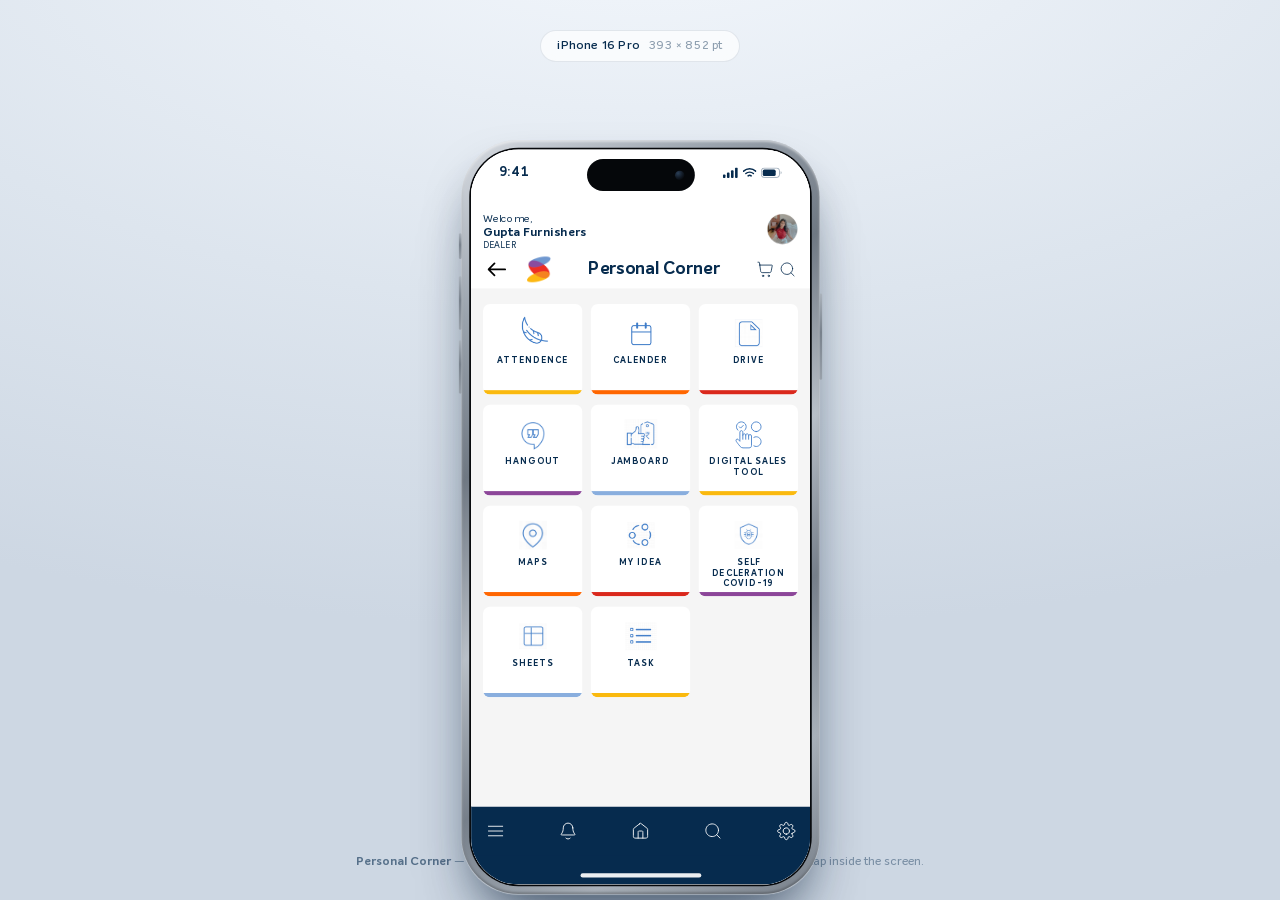
<file: mockup.html>
<!DOCTYPE html>
<html lang="en">
<head>
<meta charset="UTF-8" />
<meta name="viewport" content="width=device-width, initial-scale=1" />
<title>Personal Corner — iPhone mockup</title>
<link rel="stylesheet" href="styles.css" />
<style>
  /* --------------------------------------------------------------
     Presentation shell only. Nothing here affects the app itself —
     index.html stays the deliverable; this just frames it.
  -------------------------------------------------------------- */

  html, body { height: 100%; }

  body {
    margin: 0;
    background:
      radial-gradient(120% 80% at 50% -10%, #f3f7fc 0%, #dde5ee 55%, #cdd7e3 100%);
    font-family: var(--font);
    color: var(--dark);
    display: flex;
    flex-direction: column;
    overflow: hidden;
  }

  /* --- label --- */

  .bar {
    flex: none;
    display: flex;
    align-items: center;
    justify-content: center;
    gap: 8px;
    padding: 18px 16px 6px;
  }

  .bar__label {
    display: inline-flex;
    align-items: center;
    gap: 8px;
    padding: 7px 16px;
    background: rgba(255, 255, 255, .7);
    border: 1px solid rgba(6, 43, 78, .1);
    border-radius: 999px;
    backdrop-filter: blur(8px);
    font-size: 12px;
    font-weight: 600;
    letter-spacing: .2px;
    color: var(--dark);
    white-space: nowrap;
  }

  .bar__label span {
    font-weight: 500;
    color: rgba(6, 43, 78, .45);
    font-variant-numeric: tabular-nums;
  }

  /* --- stage --- */

  .stage {
    flex: 1;
    min-height: 0;
    display: grid;
    place-items: center;
    padding: 0 16px 8px;
  }

  .scaler {
    transform: scale(var(--scale, 1));
    transform-origin: center center;
    transition: transform .28s cubic-bezier(.2, .7, .3, 1);
  }

  /* --- the device --- */

  .device {
    position: relative;
    width: calc(var(--sw) + var(--bezel) * 2);
    height: calc(var(--sh) + var(--bezel) * 2);
    --bezel: 11px;
    border-radius: calc(var(--radius) + var(--bezel));
    /* brushed-titanium rail */
    background:
      linear-gradient(145deg, #d8dce2 0%, #9aa3ad 18%, #6f7883 34%,
                              #b9c0c8 52%, #767f8a 68%, #a8b0b9 84%, #767e88 100%);
    padding: var(--bezel);
    box-shadow:
      0 2px 3px rgba(255, 255, 255, .55) inset,
      0 -2px 3px rgba(0, 0, 0, .28) inset,
      0 1px 1px rgba(255, 255, 255, .5),
      0 28px 55px -18px rgba(9, 30, 55, .55),
      0 60px 90px -40px rgba(9, 30, 55, .45);
  }

  /* thin black gasket between rail and glass */
  .device::after {
    content: "";
    position: absolute;
    inset: calc(var(--bezel) - 2px);
    border-radius: calc(var(--radius) + 2px);
    background: #05070a;
    pointer-events: none;
  }

  .screen {
    position: relative;
    z-index: 1;
    width: var(--sw);
    height: var(--sh);
    border-radius: var(--radius);
    overflow: hidden;
    background: var(--grey-1);
    isolation: isolate;
  }

  .screen iframe {
    display: block;
    width: 100%;
    height: 100%;
    border: 0;
  }

  /* --- iOS chrome drawn over the app --- */

  .statusbar {
    position: absolute;
    inset: 0 0 auto 0;
    height: 54px;
    padding: 0 32px;
    display: flex;
    align-items: center;
    justify-content: space-between;
    color: var(--dark);
    font-size: 15px;
    font-weight: 700;
    letter-spacing: .1px;
    font-variant-numeric: tabular-nums;
    pointer-events: none;
    z-index: 3;
  }
  .statusbar__right { display: flex; align-items: center; gap: 5px; }

  .island {
    position: absolute;
    top: 11px;
    left: 50%;
    transform: translateX(-50%);
    width: 125px;
    height: 37px;
    border-radius: 999px;
    background: #05070a;
    z-index: 4;
    pointer-events: none;
  }
  /* camera lens glint */
  .island::after {
    content: "";
    position: absolute;
    top: 50%;
    right: 12px;
    transform: translateY(-50%);
    width: 11px;
    height: 11px;
    border-radius: 50%;
    background: radial-gradient(circle at 32% 28%, #2b3f57 0%, #131c28 45%, #05070a 78%);
  }

  .home {
    position: absolute;
    bottom: 8px;
    left: 50%;
    transform: translateX(-50%);
    width: 140px;
    height: 5px;
    border-radius: 999px;
    /* the nav bar carries into the inset strip, so this always sits on navy */
    background: rgba(255, 255, 255, .92);
    z-index: 4;
    pointer-events: none;
  }

  /* --- physical buttons --- */

  .btn {
    position: absolute;
    width: 3px;
    border-radius: 2px;
    background: linear-gradient(180deg, #aab2bb, #78818c 45%, #99a1aa);
    z-index: 0;
  }
  .btn--left  { left: -3px; }
  .btn--right { right: -3px; }

  .btn--action { top: 108px; height: 30px; }
  .btn--up     { top: 158px; height: 62px; }
  .btn--down   { top: 232px; height: 62px; }
  .btn--power  { top: 178px; height: 100px; }

  /* --- caption --- */

  .caption {
    flex: none;
    text-align: center;
    padding: 0 16px 18px;
    font-size: 12px;
    font-weight: 500;
    color: rgba(6, 43, 78, .42);
  }
  .caption b { font-weight: 700; color: rgba(6, 43, 78, .6); }

  @media (prefers-reduced-motion: reduce) {
    .scaler { transition: none; }
  }
</style>
</head>
<body>

  <div class="bar">
    <p class="bar__label">iPhone 16 Pro <span>393 &times; 852 pt</span></p>
  </div>

  <div class="stage">
    <div class="scaler" id="scaler">
      <div class="device" style="--sw:393px; --sh:852px; --radius:55px">

        <span class="btn btn--left btn--action"></span>
        <span class="btn btn--left btn--up"></span>
        <span class="btn btn--left btn--down"></span>
        <span class="btn btn--right btn--power"></span>

        <div class="screen">
          <iframe id="app" src="index.html" title="Personal Corner"></iframe>

          <div class="statusbar">
            <span>9:41</span>
            <span class="statusbar__right">
              <!-- cellular -->
              <svg width="18" height="12" viewBox="0 0 18 12" fill="currentColor" aria-hidden="true">
                <rect x="0"  y="8"   width="3" height="4"  rx="1"/>
                <rect x="4.7" y="5.7" width="3" height="6.3" rx="1"/>
                <rect x="9.4" y="3.1" width="3" height="8.9" rx="1"/>
                <rect x="14.1" y="0" width="3" height="12"  rx="1"/>
              </svg>
              <!-- wi-fi -->
              <svg width="16" height="12" viewBox="0 0 16 12" fill="none" stroke="currentColor" stroke-width="1.7" stroke-linecap="round" aria-hidden="true">
                <path d="M1 4.1a10.4 10.4 0 0 1 14 0"/>
                <path d="M3.6 6.9a6.7 6.7 0 0 1 8.8 0"/>
                <path d="M6.2 9.6a2.9 2.9 0 0 1 3.6 0"/>
              </svg>
              <!-- battery -->
              <svg width="25" height="12" viewBox="0 0 25 12" fill="none" aria-hidden="true">
                <rect x=".6" y=".6" width="21" height="10.8" rx="3.1" stroke="currentColor" stroke-opacity=".38" stroke-width="1.1"/>
                <rect x="2.2" y="2.2" width="15" height="7.6" rx="1.9" fill="currentColor"/>
                <path d="M23 4.3v3.4a1.9 1.9 0 0 0 0-3.4Z" fill="currentColor" fill-opacity=".4"/>
              </svg>
            </span>
          </div>

          <div class="island"></div>
          <div class="home"></div>
        </div>

      </div>
    </div>
  </div>

  <p class="caption"><b>Personal Corner</b> — Sleepwell Virtual Salesman. Live page, not a picture: scroll and tap inside the screen.</p>

<script>
(function () {
  var stage = document.querySelector('.stage');
  var scaler = document.getElementById('scaler');
  var app = document.getElementById('app');

  var SCREEN = { w: 393, h: 852 };   // iPhone 16 Pro, points
  var SAFE   = { top: 54, bottom: 34 };

  // env(safe-area-inset-*) always reports 0 inside an iframe, so hand the app
  // the insets this device would actually report. Same-origin only — over
  // file:// this throws and the app just renders without insets.
  function pushSafeArea() {
    try {
      var root = app.contentDocument.documentElement;
      root.style.setProperty('--safe-top', SAFE.top + 'px');
      root.style.setProperty('--safe-bottom', SAFE.bottom + 'px');
    } catch (e) { /* cross-origin — nothing to do */ }
  }

  // shrink to fit the window; never scale past 1:1
  function fit() {
    var bezel = 22;
    var scale = Math.min(
      1,
      (stage.clientWidth  - 24) / (SCREEN.w + bezel),
      (stage.clientHeight - 12) / (SCREEN.h + bezel)
    );
    scaler.style.setProperty('--scale', scale.toFixed(4));
  }

  app.addEventListener('load', pushSafeArea);
  window.addEventListener('resize', fit);
  pushSafeArea();
  fit();
})();
</script>
</body>
</html>
</file>
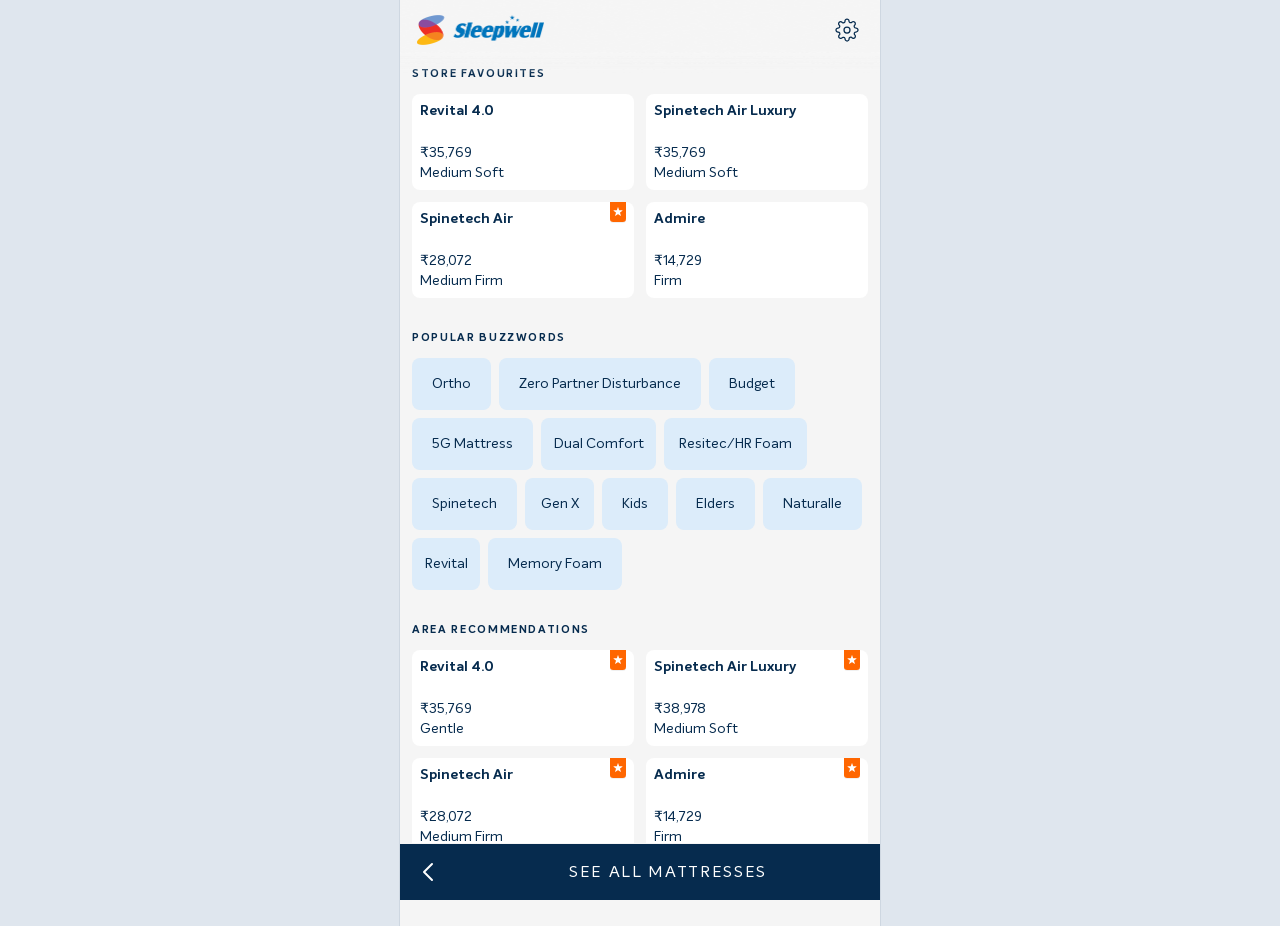
<file: reference-mattresses.html>
<!DOCTYPE html>
<html lang="en">
<head>
<meta charset="UTF-8" />
<meta name="viewport" content="width=device-width, initial-scale=1, viewport-fit=cover" />
<meta name="theme-color" content="#F5F5F5" />
<title>Reference mattress selection · Sleepwell</title>
<link rel="stylesheet" href="styles.css" />
</head>
<body>
  <div class="phone phone--beds">

    <!-- Pinned: only the content below scrolls -->
    <div class="sticky-top">
      <header class="setup-header">
        <img class="setup-header__bg" src="assets/img/header-bg.png" alt="" />
        <a class="setup-header__brand" href="index.html" aria-label="Back to Personal Corner">
          <img src="assets/img/sleepwell-logo.png" alt="Sleepwell" />
        </a>
        <a class="setup-header__settings" href="settings.html" aria-label="Settings">
          <img src="assets/icons/settings-dark.svg" alt="" />
        </a>
      </header>
    </div>

    <main class="ref">

      <h1 class="ref__eyebrow">Store favourites</h1>

      <div class="ref__grid">

        <a class="mattress ref-mx" href="mattress.html">
          <span class="rec-card__head"><span class="mattress__name">Revital 4.0</span></span>
          <span class="mattress__meta">
            <span class="mattress__price">₹35,769</span>
            <span class="mattress__softness">Medium Soft</span>
          </span>
        </a>

        <a class="mattress ref-mx" href="mattress.html">
          <span class="rec-card__head"><span class="mattress__name">Spinetech Air Luxury</span></span>
          <span class="mattress__meta">
            <span class="mattress__price">₹35,769</span>
            <span class="mattress__softness">Medium Soft</span>
          </span>
        </a>

        <a class="mattress ref-mx" href="mattress.html">
          <span class="rec-card__head">
            <span class="mattress__name">Spinetech Air</span>
            <span class="rec-card__flag">
              <span class="rec-card__badge" title="Bestseller">
                <img src="assets/icons/bestseller-star.svg" alt="Bestseller" />
              </span>
            </span>
          </span>
          <span class="mattress__meta">
            <span class="mattress__price">₹28,072</span>
            <span class="mattress__softness">Medium Firm</span>
          </span>
        </a>

        <a class="mattress ref-mx" href="mattress.html">
          <span class="rec-card__head"><span class="mattress__name">Admire</span></span>
          <span class="mattress__meta">
            <span class="mattress__price">₹14,729</span>
            <span class="mattress__softness">Firm</span>
          </span>
        </a>

      </div>

      <h2 class="ref__eyebrow ref__eyebrow--gap">Popular buzzwords</h2>

      <!-- The four widths below are set on those chips in the frame: the
           designer narrowed them below their natural padding so the rows pack
           into five. Without them the list wraps to six and everything after
           it shifts down 60px. Real data will not come pre-measured — see the
           README note.

           Each chip opens the mattress detail's Similar comparison with its
           name applied as a buzzword filter (Figma node 1883:15070, "Blue
           Band Indicator") — see mattress.html's ?buzzword= handling. -->
      <div class="buzz">
        <a class="buzz__chip" href="mattress.html?buzzword=Ortho">Ortho</a>
        <a class="buzz__chip" href="mattress.html?buzzword=Zero%20Partner%20Disturbance">Zero Partner Disturbance</a>
        <a class="buzz__chip" href="mattress.html?buzzword=Budget">Budget</a>
        <a class="buzz__chip" href="mattress.html?buzzword=5G%20Mattress">5G Mattress</a>
        <a class="buzz__chip" href="mattress.html?buzzword=Dual%20Comfort" style="width: 115px">Dual Comfort</a>
        <a class="buzz__chip" href="mattress.html?buzzword=Resitec%2FHR%20Foam" style="width: 143px">Resitec/HR Foam</a>
        <a class="buzz__chip" href="mattress.html?buzzword=Spinetech">Spinetech</a>
        <a class="buzz__chip" href="mattress.html?buzzword=Gen%20X" style="width: 69px">Gen X</a>
        <a class="buzz__chip" href="mattress.html?buzzword=Kids">Kids</a>
        <a class="buzz__chip" href="mattress.html?buzzword=Elders">Elders</a>
        <a class="buzz__chip" href="mattress.html?buzzword=Naturalle">Naturalle</a>
        <a class="buzz__chip" href="mattress.html?buzzword=Revital" style="width: 68px">Revital</a>
        <a class="buzz__chip" href="mattress.html?buzzword=Memory%20Foam">Memory Foam</a>
      </div>

      <h2 class="ref__eyebrow ref__eyebrow--gap">Area recommendations</h2>

      <div class="ref__grid">

        <a class="mattress ref-mx" href="mattress.html">
          <span class="rec-card__head">
            <span class="mattress__name">Revital 4.0</span>
            <span class="rec-card__flag">
              <span class="rec-card__badge" title="Bestseller">
                <img src="assets/icons/bestseller-star.svg" alt="Bestseller" />
              </span>
            </span>
          </span>
          <span class="mattress__meta">
            <span class="mattress__price">₹35,769</span>
            <span class="mattress__softness">Gentle</span>
          </span>
        </a>

        <a class="mattress ref-mx" href="mattress.html">
          <span class="rec-card__head">
            <span class="mattress__name">Spinetech Air Luxury</span>
            <span class="rec-card__flag">
              <span class="rec-card__badge" title="Bestseller">
                <img src="assets/icons/bestseller-star.svg" alt="Bestseller" />
              </span>
            </span>
          </span>
          <span class="mattress__meta">
            <span class="mattress__price">₹38,978</span>
            <span class="mattress__softness">Medium Soft</span>
          </span>
        </a>

        <a class="mattress ref-mx" href="mattress.html">
          <span class="rec-card__head">
            <span class="mattress__name">Spinetech Air</span>
            <span class="rec-card__flag">
              <span class="rec-card__badge" title="Bestseller">
                <img src="assets/icons/bestseller-star.svg" alt="Bestseller" />
              </span>
            </span>
          </span>
          <span class="mattress__meta">
            <span class="mattress__price">₹28,072</span>
            <span class="mattress__softness">Medium Firm</span>
          </span>
        </a>

        <a class="mattress ref-mx" href="mattress.html">
          <span class="rec-card__head">
            <span class="mattress__name">Admire</span>
            <span class="rec-card__flag">
              <span class="rec-card__badge" title="Bestseller">
                <img src="assets/icons/bestseller-star.svg" alt="Bestseller" />
              </span>
            </span>
          </span>
          <span class="mattress__meta">
            <span class="mattress__price">₹14,729</span>
            <span class="mattress__softness">Firm</span>
          </span>
        </a>

      </div>
    </main>

    <!-- Bottom bar -->
    <div class="bd-actions">
      <a class="bd-actions__back" href="welcome.html" aria-label="Back to welcome">
        <img src="assets/icons/nav-back-32.svg" alt="" />
      </a>
      <a class="bd-actions__confirm" href="select-mattresses.html">See All Mattresses</a>
    </div>

  </div>
<script src="assets/js/breadcrumbs.js"></script>
</body>
</html>
</file>
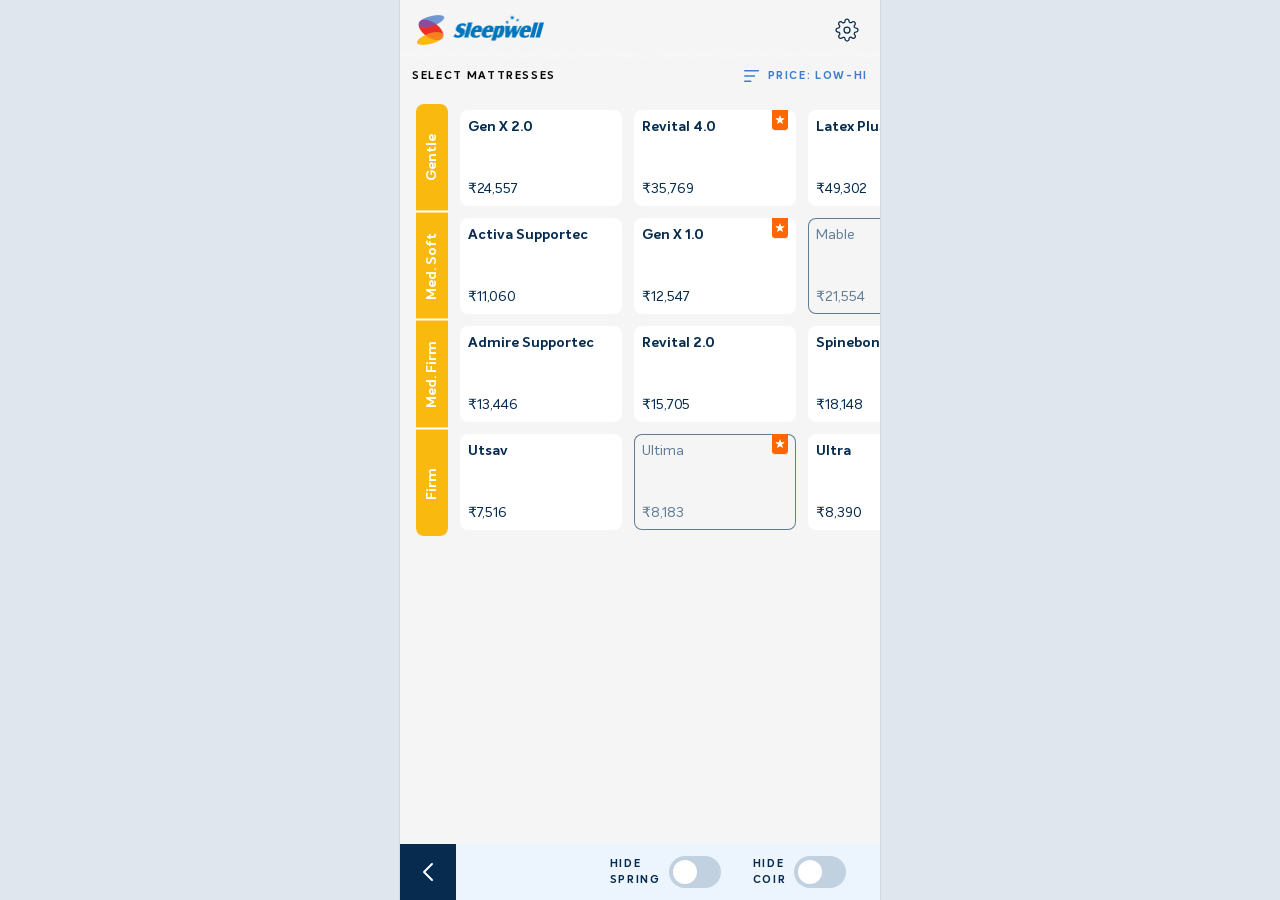
<file: select-mattresses.html>
<!DOCTYPE html>
<html lang="en">
<head>
<meta charset="UTF-8" />
<meta name="viewport" content="width=device-width, initial-scale=1, viewport-fit=cover" />
<meta name="theme-color" content="#F5F5F5" />
<title>Select mattresses · Sleepwell</title>
<link rel="stylesheet" href="styles.css" />
</head>
<body>
  <div class="phone phone--beds">

    <!-- Pinned: only the content below scrolls -->
    <div class="sticky-top">
      <header class="setup-header">
        <img class="setup-header__bg" src="assets/img/header-bg.png" alt="" />
        <a class="setup-header__brand" href="index.html" aria-label="Back to Personal Corner">
          <img src="assets/img/sleepwell-logo.png" alt="Sleepwell" />
        </a>
        <a class="setup-header__settings" href="settings.html" aria-label="Settings">
          <img src="assets/icons/settings-dark.svg" alt="" />
        </a>
      </header>

      <div class="sel-top">
        <h1 class="bd-eyebrow">Select mattresses</h1>
        <div class="bd-sort-wrap">
          <button class="sel-sort" type="button" id="sort-trigger"
                  aria-haspopup="true" aria-expanded="false" aria-controls="sort-menu">
            <img src="assets/icons/sort.svg" alt="" />
            <span id="sort-label">Price: Low-Hi</span>
          </button>

          <div class="bd-sortmenu" id="sort-menu" role="menu" aria-labelledby="sort-trigger" hidden>
            <button class="bd-sortmenu__item" type="button" role="menuitemradio"
                    aria-checked="false" data-sort="best">Bestsellers</button>
            <button class="bd-sortmenu__item" type="button" role="menuitemradio"
                    aria-checked="true" data-sort="low">Price: lowest first</button>
            <button class="bd-sortmenu__item" type="button" role="menuitemradio"
                    aria-checked="false" data-sort="high">Price: highest first</button>
          </div>
        </div>
      </div>
    </div>

    <!-- The matrix scrolls sideways; the softness rail stays pinned left -->
    <div class="sel">
      <div class="sel__grid">

        <div class="sel__rail" aria-hidden="true">
          <div class="sel__bar">
            <span class="sel__band">Gentle</span>
            <span class="sel__band">Med. Soft</span>
            <span class="sel__band">Med. Firm</span>
            <span class="sel__band">Firm</span>
          </div>
        </div>

        <div class="sel__rows">

          <div class="sel__row">
            <div class="mattress sel-mx">
              <span class="rec-card__head"><span class="mattress__name">Gen X 2.0</span></span>
              <span class="mattress__meta"><span class="mattress__price">₹24,557</span></span>
            </div>
            <div class="mattress sel-mx">
              <span class="rec-card__head">
                <span class="mattress__name">Revital 4.0</span>
                <span class="rec-card__flag"><span class="rec-card__badge" title="Bestseller"><img src="assets/icons/bestseller-star.svg" alt="Bestseller" /></span></span>
              </span>
              <span class="mattress__meta"><span class="mattress__price">₹35,769</span></span>
            </div>
            <div class="mattress sel-mx">
              <span class="rec-card__head"><span class="mattress__name">Latex Plus</span></span>
              <span class="mattress__meta"><span class="mattress__price">₹49,302</span></span>
            </div>
            <div class="mattress sel-mx">
              <span class="rec-card__head">
                <span class="mattress__name">Impressions</span>
                <span class="rec-card__flag"><span class="rec-card__badge" title="Bestseller"><img src="assets/icons/bestseller-star.svg" alt="Bestseller" /></span></span>
              </span>
              <span class="mattress__meta"><span class="mattress__price">₹63,817</span></span>
            </div>
          </div>

          <div class="sel__row">
            <div class="mattress sel-mx">
              <span class="rec-card__head"><span class="mattress__name">Activa Supportec</span></span>
              <span class="mattress__meta"><span class="mattress__price">₹11,060</span></span>
            </div>
            <div class="mattress sel-mx">
              <span class="rec-card__head">
                <span class="mattress__name">Gen X 1.0</span>
                <span class="rec-card__flag"><span class="rec-card__badge" title="Bestseller"><img src="assets/icons/bestseller-star.svg" alt="Bestseller" /></span></span>
              </span>
              <span class="mattress__meta"><span class="mattress__price">₹12,547</span></span>
            </div>
            <div class="mattress sel-mx sel-mx--out">
              <span class="rec-card__head"><span class="mattress__name">Mable</span></span>
              <span class="mattress__meta"><span class="mattress__price">₹21,554</span></span>
            </div>
            <div class="mattress sel-mx sel-mx--out">
              <span class="rec-card__head">
                <span class="mattress__name">Eminence</span>
                <span class="rec-card__flag"><span class="rec-card__badge" title="Bestseller"><img src="assets/icons/bestseller-star.svg" alt="Bestseller" /></span></span>
              </span>
              <span class="mattress__meta"><span class="mattress__price">₹44,712</span></span>
            </div>
          </div>

          <div class="sel__row">
            <div class="mattress sel-mx">
              <span class="rec-card__head"><span class="mattress__name">Admire Supportec</span></span>
              <span class="mattress__meta"><span class="mattress__price">₹13,446</span></span>
            </div>
            <div class="mattress sel-mx">
              <span class="rec-card__head"><span class="mattress__name">Revital 2.0</span></span>
              <span class="mattress__meta"><span class="mattress__price">₹15,705</span></span>
            </div>
            <div class="mattress sel-mx">
              <span class="rec-card__head"><span class="mattress__name">Spinebond</span></span>
              <span class="mattress__meta"><span class="mattress__price">₹18,148</span></span>
            </div>
            <div class="mattress sel-mx">
              <span class="rec-card__head">
                <span class="mattress__name">Dignity</span>
                <span class="rec-card__flag"><span class="rec-card__badge" title="Bestseller"><img src="assets/icons/bestseller-star.svg" alt="Bestseller" /></span></span>
              </span>
              <span class="mattress__meta"><span class="mattress__price">₹22,097</span></span>
            </div>
          </div>

          <div class="sel__row">
            <div class="mattress sel-mx">
              <span class="rec-card__head"><span class="mattress__name">Utsav</span></span>
              <span class="mattress__meta"><span class="mattress__price">₹7,516</span></span>
            </div>
            <div class="mattress sel-mx sel-mx--out">
              <span class="rec-card__head">
                <span class="mattress__name">Ultima</span>
                <span class="rec-card__flag"><span class="rec-card__badge" title="Bestseller"><img src="assets/icons/bestseller-star.svg" alt="Bestseller" /></span></span>
              </span>
              <span class="mattress__meta"><span class="mattress__price">₹8,183</span></span>
            </div>
            <div class="mattress sel-mx">
              <span class="rec-card__head"><span class="mattress__name">Ultra</span></span>
              <span class="mattress__meta"><span class="mattress__price">₹8,390</span></span>
            </div>
            <div class="mattress sel-mx">
              <span class="rec-card__head">
                <span class="mattress__name">Admire</span>
                <span class="rec-card__flag"><span class="rec-card__badge" title="Bestseller"><img src="assets/icons/bestseller-star.svg" alt="Bestseller" /></span></span>
              </span>
              <span class="mattress__meta"><span class="mattress__price">₹14,729</span></span>
            </div>
          </div>

        </div>
      </div>
    </div>

    <!-- Bottom bar: back plus the two filter toggles -->
    <div class="sel-actions">
      <a class="sel-actions__back" href="reference-mattresses.html" aria-label="Back to reference mattresses">
        <img src="assets/icons/nav-back-32.svg" alt="" />
      </a>
      <div class="sel-actions__toggles">
        <span class="sel-toggle">
          <span class="sel-toggle__label">Hide<br />spring</span>
          <button class="toggle" type="button" role="switch" aria-checked="false" aria-label="Hide spring mattresses"></button>
        </span>
        <span class="sel-toggle">
          <span class="sel-toggle__label">Hide<br />coir</span>
          <button class="toggle" type="button" role="switch" aria-checked="false" aria-label="Hide coir mattresses"></button>
        </span>
      </div>
    </div>

  </div>

<script>
// The bar ships both toggle states, so the switches flip.
(function () {
  [].forEach.call(document.querySelectorAll('.toggle'), function (t) {
    t.addEventListener('click', function () {
      t.setAttribute('aria-checked', String(t.getAttribute('aria-checked') !== 'true'));
    });
  });
}());

// Filter modal (Figma node 2272:13181). Sorting happens WITHIN each softness
// band — a card cannot leave its row without breaking the rail alignment.
(function () {
  var trigger = document.getElementById('sort-trigger');
  var menu = document.getElementById('sort-menu');
  var label = document.getElementById('sort-label');
  var items = [].slice.call(menu.querySelectorAll('.bd-sortmenu__item'));
  var rows = [].slice.call(document.querySelectorAll('.sel__row'));

  var LABELS = { best: 'Bestsellers', low: 'Price: Low-Hi', high: 'Price: Hi-Low' };

  rows.forEach(function (row) {
    [].forEach.call(row.children, function (card, i) { card.dataset.rank = i; });
  });

  function priceOf(card) {
    return Number(card.querySelector('.mattress__price').textContent.replace(/[^0-9]/g, ''));
  }
  function starred(card) {
    return card.querySelector('.rec-card__badge') ? 0 : 1;
  }

  function open(state) {
    menu.hidden = !state;
    trigger.setAttribute('aria-expanded', String(state));
  }

  function sortBy(key) {
    rows.forEach(function (row) {
      [].slice.call(row.children).sort(function (a, b) {
        if (key === 'low') return priceOf(a) - priceOf(b);
        if (key === 'high') return priceOf(b) - priceOf(a);
        // bestsellers first, each group keeping its authored order
        return starred(a) - starred(b) || a.dataset.rank - b.dataset.rank;
      }).forEach(function (card) { row.appendChild(card); });
    });
  }

  trigger.addEventListener('click', function (e) {
    e.stopPropagation();
    open(menu.hidden);
  });

  items.forEach(function (item) {
    item.addEventListener('click', function () {
      items.forEach(function (i) { i.setAttribute('aria-checked', String(i === item)); });
      label.textContent = LABELS[item.dataset.sort];
      sortBy(item.dataset.sort);
      open(false);
      trigger.focus();
    });
  });

  document.addEventListener('click', function (e) {
    if (!menu.hidden && !menu.contains(e.target)) open(false);
  });

  document.addEventListener('keydown', function (e) {
    if (e.key === 'Escape' && !menu.hidden) { open(false); trigger.focus(); }
  });
}());
</script>
<script src="assets/js/breadcrumbs.js"></script>
</body>
</html>
</file>
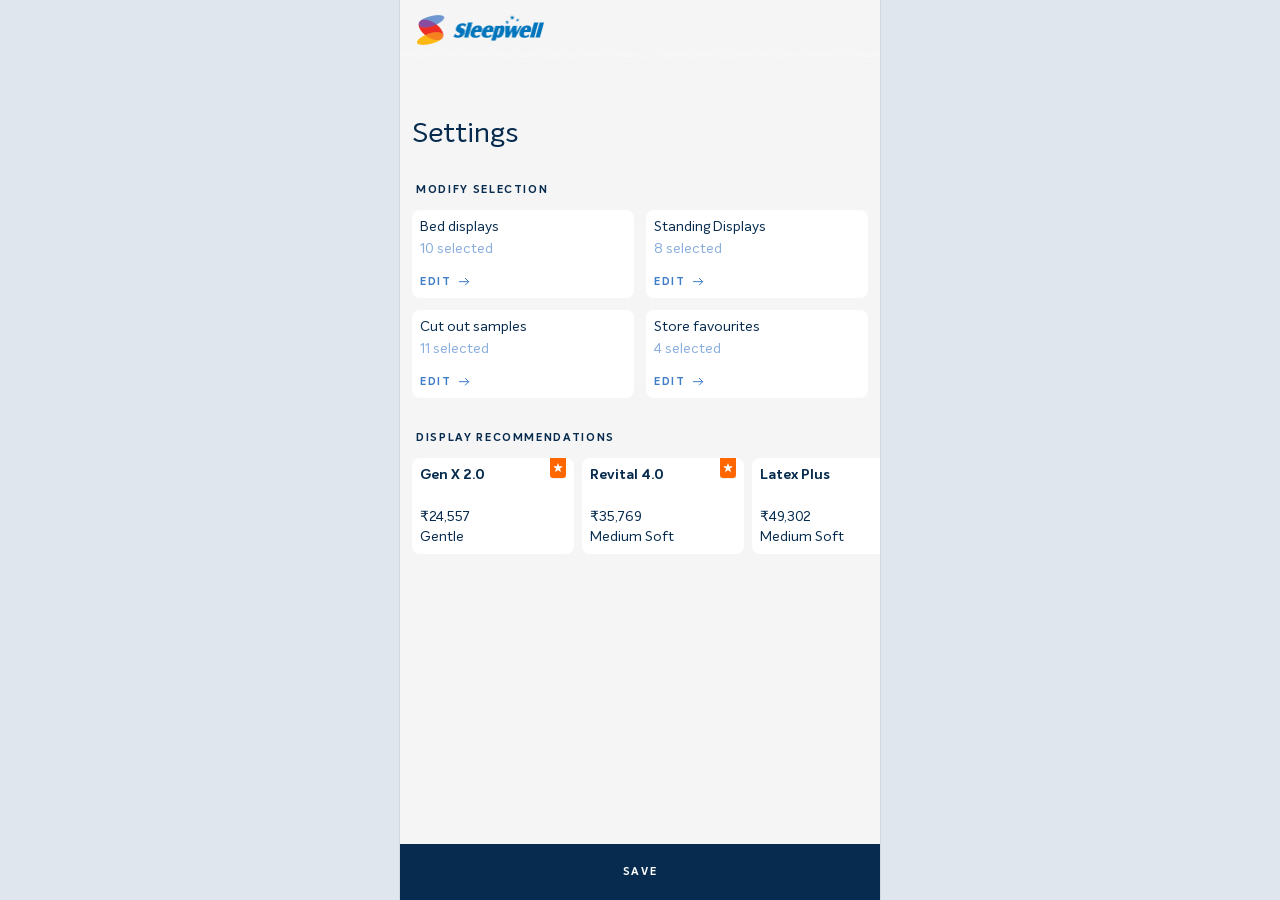
<file: settings.html>
<!DOCTYPE html>
<html lang="en">
<head>
<meta charset="UTF-8" />
<meta name="viewport" content="width=device-width, initial-scale=1, viewport-fit=cover" />
<meta name="theme-color" content="#F5F5F5" />
<title>Settings · Sleepwell</title>
<link rel="stylesheet" href="styles.css" />
</head>
<body>
  <div class="phone phone--setup">

    <!-- Pinned: only the content below scrolls -->
    <div class="sticky-top">
      <header class="setup-header">
        <img class="setup-header__bg" src="assets/img/header-bg.png" alt="" />
        <a class="setup-header__brand" href="index.html" aria-label="Back to Personal Corner">
          <img src="assets/img/sleepwell-logo.png" alt="Sleepwell" />
        </a>
      </header>
    </div>

    <main class="setup">
      <h1 class="setup__dealer">Settings</h1>

      <h2 class="setup__eyebrow">Modify selection</h2>

      <div class="setup__grid">

        <a class="setup-card" href="bed-displays.html">
          <span class="setup-card__text">
            <span class="setup-card__title">Bed displays</span>
            <span class="setup-card__count">10 selected</span>
          </span>
          <span class="setup-card__cta">
            Edit
            <img src="assets/icons/arrow-right.svg" alt="" />
          </span>
        </a>

        <a class="setup-card" href="#">
          <span class="setup-card__text">
            <span class="setup-card__title">Standing Displays</span>
            <span class="setup-card__count">8 selected</span>
          </span>
          <span class="setup-card__cta">
            Edit
            <img src="assets/icons/arrow-right.svg" alt="" />
          </span>
        </a>

        <a class="setup-card" href="#">
          <span class="setup-card__text">
            <span class="setup-card__title">Cut out samples</span>
            <span class="setup-card__count">11 selected</span>
          </span>
          <span class="setup-card__cta">
            Edit
            <img src="assets/icons/arrow-right.svg" alt="" />
          </span>
        </a>

        <a class="setup-card" href="store-favourites.html">
          <span class="setup-card__text">
            <span class="setup-card__title">Store favourites</span>
            <span class="setup-card__count">4 selected</span>
          </span>
          <span class="setup-card__cta">
            Edit
            <img src="assets/icons/arrow-right.svg" alt="" />
          </span>
        </a>

      </div>
    </main>

    <!-- Display recommendations: scrolls sideways, wider than the frame -->
    <section class="rec">
      <h2 class="rec__eyebrow">Display recommendations</h2>

      <div class="rec__row">

        <div class="mattress rec-card">
          <span class="rec-card__head">
            <span class="mattress__name">Gen X 2.0</span>
            <span class="rec-card__flag">
              <span class="rec-card__badge" title="Bestseller">
                <img src="assets/icons/bestseller-star.svg" alt="Bestseller" />
              </span>
            </span>
          </span>
          <span class="mattress__meta">
            <span class="mattress__price">₹24,557</span>
            <span class="mattress__softness">Gentle</span>
          </span>
        </div>

        <div class="mattress rec-card">
          <span class="rec-card__head">
            <span class="mattress__name">Revital 4.0</span>
            <span class="rec-card__flag">
              <span class="rec-card__badge" title="Bestseller">
                <img src="assets/icons/bestseller-star.svg" alt="Bestseller" />
              </span>
            </span>
          </span>
          <span class="mattress__meta">
            <span class="mattress__price">₹35,769</span>
            <span class="mattress__softness">Medium Soft</span>
          </span>
        </div>

        <div class="mattress rec-card">
          <span class="rec-card__head">
            <span class="mattress__name">Latex Plus</span>
            <span class="rec-card__flag">
              <span class="rec-card__badge" title="Bestseller">
                <img src="assets/icons/bestseller-star.svg" alt="Bestseller" />
              </span>
            </span>
          </span>
          <span class="mattress__meta">
            <span class="mattress__price">₹49,302</span>
            <span class="mattress__softness">Medium Soft</span>
          </span>
        </div>

        <div class="mattress rec-card">
          <span class="rec-card__head">
            <span class="mattress__name">Impressions</span>
            <span class="rec-card__flag">
              <span class="rec-card__badge" title="Bestseller">
                <img src="assets/icons/bestseller-star.svg" alt="Bestseller" />
              </span>
            </span>
          </span>
          <span class="mattress__meta">
            <span class="mattress__price">₹63,817</span>
            <span class="mattress__softness">Medium Firm</span>
          </span>
        </div>

      </div>
    </section>

    <!-- Snackbar: confirms the save -->
    <div class="snackbar" id="snackbar" role="status" aria-live="polite">
      Your changes have been successfully saved.
    </div>

    <!-- Bottom bar. Save confirms, then continues to the welcome screen. -->
    <div class="setup-actions setup-actions--active">
      <button class="setup-actions__btn" type="button" id="save">Save</button>
    </div>

  </div>

<script>
// Snackbar (Figma node 2254:13162). Same Material component as the one on
// store favourites, so it shares the .snackbar rules.
(function () {
  var snackbar = document.getElementById('snackbar');
  var timer;

  // Save confirms, then moves on. The pause is long enough to read the
  // snackbar without stalling the flow; navigating immediately would show it
  // for a single frame.
  document.getElementById('save').addEventListener('click', function () {
    snackbar.classList.add('is-visible');
    clearTimeout(timer);
    timer = setTimeout(function () {
      window.location.href = 'welcome.html';
    }, 1200);
  });

  snackbar.addEventListener('click', function () {
    clearTimeout(timer);
    snackbar.classList.remove('is-visible');
  });
}());
</script>
</body>
</html>
</file>
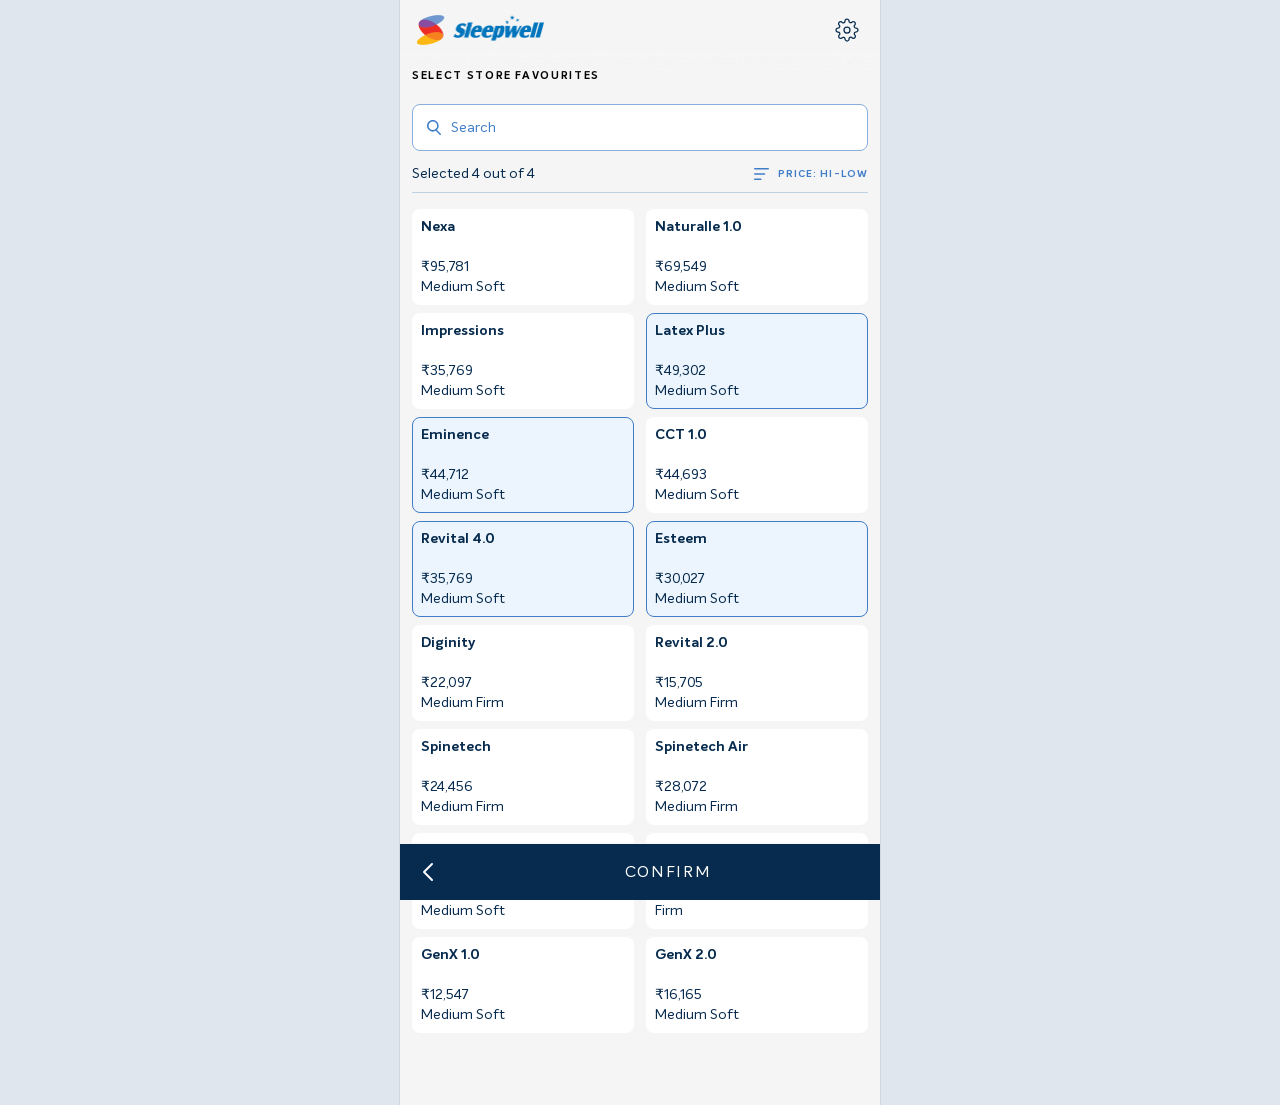
<file: store-favourites.html>
<!DOCTYPE html>
<html lang="en">
<head>
<meta charset="UTF-8" />
<meta name="viewport" content="width=device-width, initial-scale=1, viewport-fit=cover" />
<meta name="theme-color" content="#F5F5F5" />
<title>Select store favourites · Sleepwell</title>
<link rel="stylesheet" href="styles.css" />
</head>
<body>
  <div class="phone phone--beds phone--favs">

    <!-- Header + filter bar: pinned; only the list below scrolls -->
    <div class="bd-sticky">

    <header class="setup-header">
      <img class="setup-header__bg" src="assets/img/header-bg.png" alt="" />
      <a class="setup-header__brand" href="index.html" aria-label="Back to Personal Corner">
        <img src="assets/img/sleepwell-logo.png" alt="Sleepwell" />
      </a>
      <a class="setup-header__settings" href="settings.html" aria-label="Settings">
        <img src="assets/icons/settings-dark.svg" alt="" />
      </a>
    </header>

    <!-- Title, search, count + sort -->
    <div class="bd-top">
      <h1 class="bd-eyebrow">Select Store Favourites</h1>

      <label class="bd-search">
        <img class="bd-search__icon" src="assets/icons/search-14.svg" alt="" />
        <input class="bd-search__input" type="search" placeholder="Search" aria-label="Search store favourites" />
      </label>

      <div class="bd-meta">
        <p class="bd-meta__count">Selected <span id="selected-count">4</span> out of 4</p>
        <div class="bd-sort-wrap">
          <button class="bd-sort" type="button" id="sort-trigger"
                  aria-haspopup="true" aria-expanded="false" aria-controls="sort-menu">
            <img src="assets/icons/sort.svg" alt="" />
            <span id="sort-label">Price: Hi-Low</span>
          </button>

          <div class="bd-sortmenu" id="sort-menu" role="menu" aria-labelledby="sort-trigger" hidden>
            <button class="bd-sortmenu__item" type="button" role="menuitemradio"
                    aria-checked="false" data-sort="bestsellers">Bestsellers</button>
            <button class="bd-sortmenu__item" type="button" role="menuitemradio"
                    aria-checked="false" data-sort="low">Price: lowest first</button>
            <button class="bd-sortmenu__item" type="button" role="menuitemradio"
                    aria-checked="true" data-sort="high">Price: highest first</button>
          </div>
        </div>
      </div>
    </div>

    </div><!-- /.bd-sticky -->

    <!-- Mattress grid -->
    <main class="bd-grid" id="grid">

      <button class="mattress" type="button" aria-pressed="false">
        <span class="mattress__name">Nexa</span>
        <span class="mattress__meta">
          <span class="mattress__price">₹95,781</span>
          <span class="mattress__softness">Medium Soft</span>
        </span>
      </button>

      <button class="mattress" type="button" aria-pressed="false">
        <span class="mattress__name">Naturalle 1.0</span>
        <span class="mattress__meta">
          <span class="mattress__price">₹69,549</span>
          <span class="mattress__softness">Medium Soft</span>
        </span>
      </button>

      <button class="mattress" type="button" aria-pressed="false">
        <span class="mattress__name">Impressions</span>
        <span class="mattress__meta">
          <span class="mattress__price">₹35,769</span>
          <span class="mattress__softness">Medium Soft</span>
        </span>
      </button>

      <button class="mattress is-selected" type="button" aria-pressed="true">
        <span class="mattress__name">Latex Plus</span>
        <span class="mattress__meta">
          <span class="mattress__price">₹49,302</span>
          <span class="mattress__softness">Medium Soft</span>
        </span>
      </button>

      <button class="mattress is-selected" type="button" aria-pressed="true">
        <span class="mattress__name">Eminence</span>
        <span class="mattress__meta">
          <span class="mattress__price">₹44,712</span>
          <span class="mattress__softness">Medium Soft</span>
        </span>
      </button>

      <button class="mattress" type="button" aria-pressed="false">
        <span class="mattress__name">CCT 1.0</span>
        <span class="mattress__meta">
          <span class="mattress__price">₹44,693</span>
          <span class="mattress__softness">Medium Soft</span>
        </span>
      </button>

      <button class="mattress is-selected" type="button" aria-pressed="true">
        <span class="mattress__name">Revital 4.0</span>
        <span class="mattress__meta">
          <span class="mattress__price">₹35,769</span>
          <span class="mattress__softness">Medium Soft</span>
        </span>
      </button>

      <button class="mattress is-selected" type="button" aria-pressed="true">
        <span class="mattress__name">Esteem</span>
        <span class="mattress__meta">
          <span class="mattress__price">₹30,027</span>
          <span class="mattress__softness">Medium Soft</span>
        </span>
      </button>

      <button class="mattress" type="button" aria-pressed="false">
        <span class="mattress__name">Diginity</span>
        <span class="mattress__meta">
          <span class="mattress__price">₹22,097</span>
          <span class="mattress__softness">Medium Firm</span>
        </span>
      </button>

      <button class="mattress" type="button" aria-pressed="false">
        <span class="mattress__name">Revital 2.0</span>
        <span class="mattress__meta">
          <span class="mattress__price">₹15,705</span>
          <span class="mattress__softness">Medium Firm</span>
        </span>
      </button>

      <button class="mattress" type="button" aria-pressed="false">
        <span class="mattress__name">Spinetech</span>
        <span class="mattress__meta">
          <span class="mattress__price">₹24,456</span>
          <span class="mattress__softness">Medium Firm</span>
        </span>
      </button>

      <button class="mattress" type="button" aria-pressed="false">
        <span class="mattress__name">Spinetech Air</span>
        <span class="mattress__meta">
          <span class="mattress__price">₹28,072</span>
          <span class="mattress__softness">Medium Firm</span>
        </span>
      </button>

      <button class="mattress" type="button" aria-pressed="false">
        <span class="mattress__name">Spinetech Air Luxury</span>
        <span class="mattress__meta">
          <span class="mattress__price">₹38,978</span>
          <span class="mattress__softness">Medium Soft</span>
        </span>
      </button>

      <button class="mattress" type="button" aria-pressed="false">
        <span class="mattress__name">Durafirm Plus</span>
        <span class="mattress__meta">
          <span class="mattress__price">₹19,297</span>
          <span class="mattress__softness">Firm</span>
        </span>
      </button>

      <button class="mattress" type="button" aria-pressed="false">
        <span class="mattress__name">GenX 1.0</span>
        <span class="mattress__meta">
          <span class="mattress__price">₹12,547</span>
          <span class="mattress__softness">Medium Soft</span>
        </span>
      </button>

      <button class="mattress" type="button" aria-pressed="false">
        <span class="mattress__name">GenX 2.0</span>
        <span class="mattress__meta">
          <span class="mattress__price">₹16,165</span>
          <span class="mattress__softness">Medium Soft</span>
        </span>
      </button>

    </main>

    <!-- Snackbar: shown when a 5th favourite is attempted -->
    <div class="snackbar" id="snackbar" role="status" aria-live="polite">
      You can select a maximum of 4 favourites.
    </div>

    <!-- Bottom bar -->
    <div class="bd-actions">
      <a class="bd-actions__back" href="store-setup-complete.html" aria-label="Back to store setup">
        <img src="assets/icons/nav-back-32.svg" alt="" />
      </a>
      <a class="bd-actions__confirm" href="store-setup-complete.html">Confirm</a>
    </div>

  </div>

<script>
// The design ships two card states and a live count, so the cards toggle.
// 42 is the catalogue size from the design; this frame only lists 16 of them,
// so swap it for the real total once this is wired to data.
(function () {
  var MAX = 4;                       // "Selected N out of 4" is a cap, not a catalogue size
  var grid = document.getElementById('grid');
  var out = document.getElementById('selected-count');
  var snackbar = document.getElementById('snackbar');
  var timer;

  function selectedCount() {
    return grid.querySelectorAll('[aria-pressed="true"]').length;
  }

  // Material single-line snackbar: 4s, and re-tapping restarts the clock
  // rather than queueing a second one.
  function toast() {
    snackbar.classList.add('is-visible');
    clearTimeout(timer);
    timer = setTimeout(function () {
      snackbar.classList.remove('is-visible');
    }, 4000);
  }

  grid.addEventListener('click', function (e) {
    var card = e.target.closest('.mattress');
    if (!card) return;

    var selecting = card.getAttribute('aria-pressed') !== 'true';
    if (selecting && selectedCount() >= MAX) {
      toast();                       // deselecting is always allowed
      return;
    }

    card.setAttribute('aria-pressed', String(selecting));
    card.classList.toggle('is-selected', selecting);
    out.textContent = selectedCount();
  });

  snackbar.addEventListener('click', function () {
    clearTimeout(timer);
    snackbar.classList.remove('is-visible');
  });
}());

// Sort menu (Figma node 2272:13193). Opening, choosing and reordering are
// behaviour rather than layout — the design is the panel alone.
(function () {
  var trigger = document.getElementById('sort-trigger');
  var menu = document.getElementById('sort-menu');
  var label = document.getElementById('sort-label');
  var grid = document.getElementById('grid');
  var items = [].slice.call(menu.querySelectorAll('.bd-sortmenu__item'));

  var LABELS = {
    bestsellers: 'Bestsellers',
    low: 'Price: Low-Hi',
    high: 'Price: Hi-Low'
  };

  // "Bestsellers" has no field to sort on, so it restores the authored order.
  var cards = [].slice.call(grid.children);
  cards.forEach(function (c, i) { c.dataset.rank = i; });

  function priceOf(card) {
    return Number(card.querySelector('.mattress__price').textContent.replace(/[^0-9]/g, ''));
  }

  function open(state) {
    menu.hidden = !state;
    trigger.setAttribute('aria-expanded', String(state));
  }

  function sortBy(key) {
    var sorted = cards.slice().sort(function (a, b) {
      if (key === 'low') return priceOf(a) - priceOf(b);
      if (key === 'high') return priceOf(b) - priceOf(a);
      return a.dataset.rank - b.dataset.rank;
    });
    sorted.forEach(function (c) { grid.appendChild(c); });
  }

  trigger.addEventListener('click', function (e) {
    e.stopPropagation();
    open(menu.hidden);
  });

  items.forEach(function (item) {
    item.addEventListener('click', function () {
      items.forEach(function (i) { i.setAttribute('aria-checked', String(i === item)); });
      label.textContent = LABELS[item.dataset.sort];
      sortBy(item.dataset.sort);
      open(false);
      trigger.focus();
    });
  });

  document.addEventListener('click', function (e) {
    if (!menu.hidden && !menu.contains(e.target)) open(false);
  });

  document.addEventListener('keydown', function (e) {
    if (e.key === 'Escape' && !menu.hidden) { open(false); trigger.focus(); }
  });
}());
</script>
<script src="assets/js/breadcrumbs.js"></script>
</body>
</html>
</file>
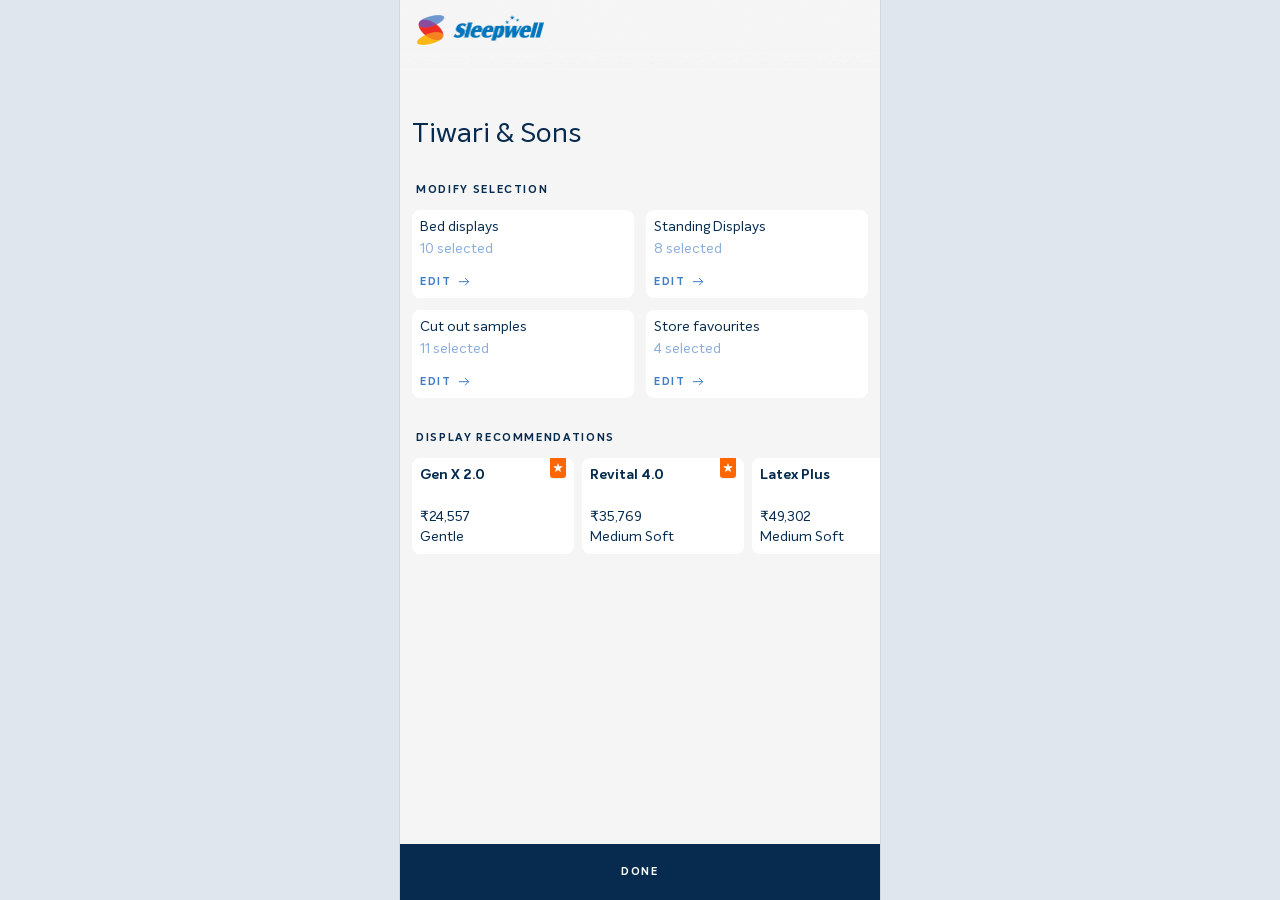
<file: store-setup-complete.html>
<!DOCTYPE html>
<html lang="en">
<head>
<meta charset="UTF-8" />
<meta name="viewport" content="width=device-width, initial-scale=1, viewport-fit=cover" />
<meta name="theme-color" content="#F5F5F5" />
<title>Store setup complete · Sleepwell</title>
<link rel="stylesheet" href="styles.css" />
</head>
<body>
  <div class="phone phone--setup">

    <!-- Pinned: only the content below scrolls -->
    <div class="sticky-top">
      <header class="setup-header">
        <img class="setup-header__bg" src="assets/img/header-bg.png" alt="" />
        <a class="setup-header__brand" href="index.html" aria-label="Back to Personal Corner">
          <img src="assets/img/sleepwell-logo.png" alt="Sleepwell" />
        </a>
      </header>
    </div>

    <main class="setup">
      <h1 class="setup__dealer">Tiwari &amp; Sons</h1>

      <h2 class="setup__eyebrow">Modify selection</h2>

      <div class="setup__grid">

        <a class="setup-card" href="bed-displays.html">
          <span class="setup-card__text">
            <span class="setup-card__title">Bed displays</span>
            <span class="setup-card__count">10 selected</span>
          </span>
          <span class="setup-card__cta">
            Edit
            <img src="assets/icons/arrow-right.svg" alt="" />
          </span>
        </a>

        <a class="setup-card" href="#">
          <span class="setup-card__text">
            <span class="setup-card__title">Standing Displays</span>
            <span class="setup-card__count">8 selected</span>
          </span>
          <span class="setup-card__cta">
            Edit
            <img src="assets/icons/arrow-right.svg" alt="" />
          </span>
        </a>

        <a class="setup-card" href="#">
          <span class="setup-card__text">
            <span class="setup-card__title">Cut out samples</span>
            <span class="setup-card__count">11 selected</span>
          </span>
          <span class="setup-card__cta">
            Edit
            <img src="assets/icons/arrow-right.svg" alt="" />
          </span>
        </a>

        <a class="setup-card" href="store-favourites.html">
          <span class="setup-card__text">
            <span class="setup-card__title">Store favourites</span>
            <span class="setup-card__count">4 selected</span>
          </span>
          <span class="setup-card__cta">
            Edit
            <img src="assets/icons/arrow-right.svg" alt="" />
          </span>
        </a>

      </div>
    </main>

    <!-- Display recommendations: scrolls sideways, wider than the frame -->
    <section class="rec">
      <h2 class="rec__eyebrow">Display recommendations</h2>

      <div class="rec__row">

        <div class="mattress rec-card">
          <span class="rec-card__head">
            <span class="mattress__name">Gen X 2.0</span>
            <span class="rec-card__flag">
              <span class="rec-card__badge" title="Bestseller">
                <img src="assets/icons/bestseller-star.svg" alt="Bestseller" />
              </span>
            </span>
          </span>
          <span class="mattress__meta">
            <span class="mattress__price">₹24,557</span>
            <span class="mattress__softness">Gentle</span>
          </span>
        </div>

        <div class="mattress rec-card">
          <span class="rec-card__head">
            <span class="mattress__name">Revital 4.0</span>
            <span class="rec-card__flag">
              <span class="rec-card__badge" title="Bestseller">
                <img src="assets/icons/bestseller-star.svg" alt="Bestseller" />
              </span>
            </span>
          </span>
          <span class="mattress__meta">
            <span class="mattress__price">₹35,769</span>
            <span class="mattress__softness">Medium Soft</span>
          </span>
        </div>

        <div class="mattress rec-card">
          <span class="rec-card__head">
            <span class="mattress__name">Latex Plus</span>
            <span class="rec-card__flag">
              <span class="rec-card__badge" title="Bestseller">
                <img src="assets/icons/bestseller-star.svg" alt="Bestseller" />
              </span>
            </span>
          </span>
          <span class="mattress__meta">
            <span class="mattress__price">₹49,302</span>
            <span class="mattress__softness">Medium Soft</span>
          </span>
        </div>

        <div class="mattress rec-card">
          <span class="rec-card__head">
            <span class="mattress__name">Impressions</span>
            <span class="rec-card__flag">
              <span class="rec-card__badge" title="Bestseller">
                <img src="assets/icons/bestseller-star.svg" alt="Bestseller" />
              </span>
            </span>
          </span>
          <span class="mattress__meta">
            <span class="mattress__price">₹63,817</span>
            <span class="mattress__softness">Medium Firm</span>
          </span>
        </div>

      </div>
    </section>

    <!-- Bottom bar: enabled here, unlike the grey Done on store setup -->
    <div class="setup-actions setup-actions--active">
      <a class="setup-actions__btn" href="welcome.html">Done</a>
    </div>

  </div>
</body>
</html>
</file>
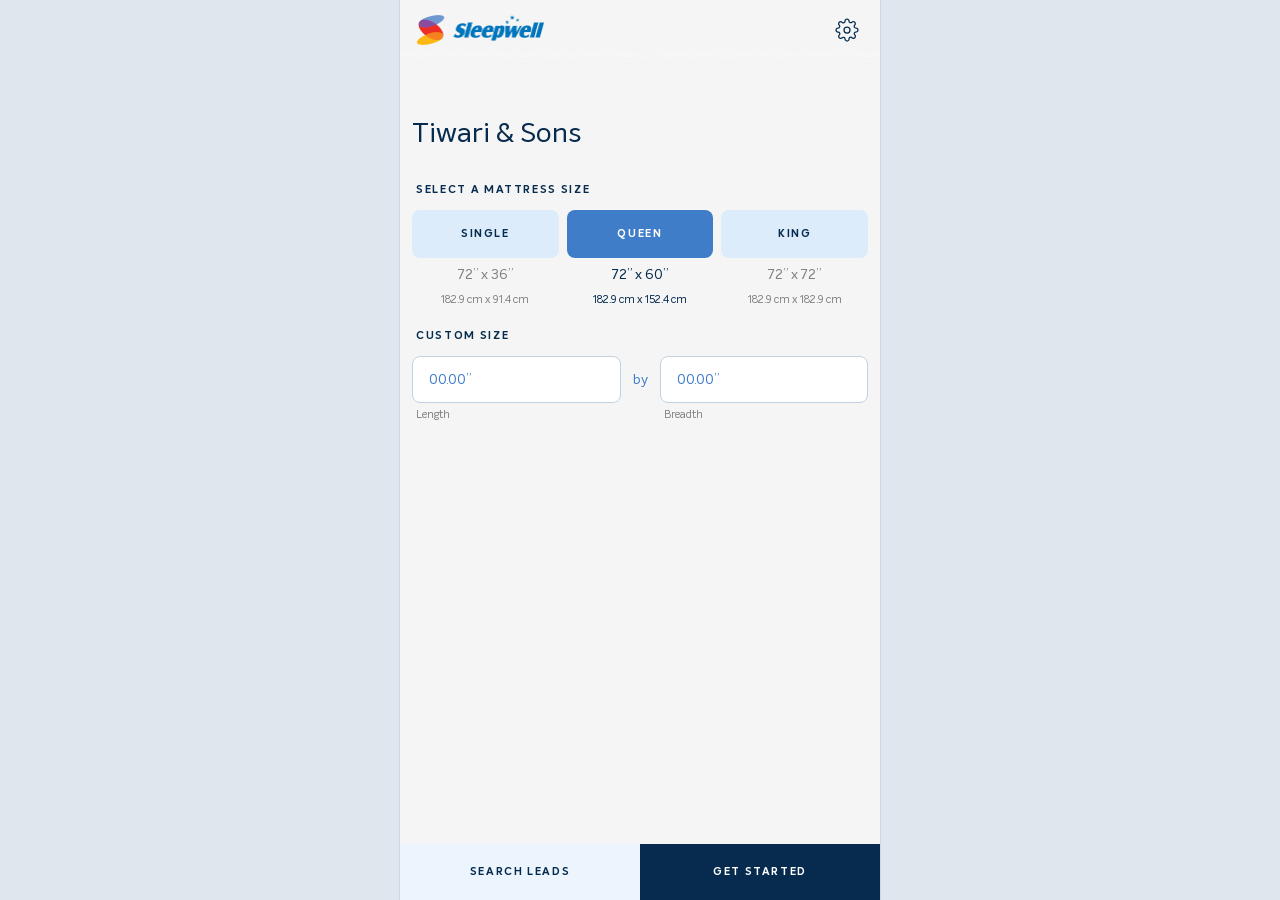
<file: welcome.html>
<!DOCTYPE html>
<html lang="en">
<head>
<meta charset="UTF-8" />
<meta name="viewport" content="width=device-width, initial-scale=1, viewport-fit=cover" />
<meta name="theme-color" content="#F5F5F5" />
<title>Welcome · Sleepwell</title>
<link rel="stylesheet" href="styles.css" />
</head>
<body>
  <div class="phone phone--welcome">

    <!-- Pinned: only the content below scrolls -->
    <div class="sticky-top">
      <header class="setup-header">
        <img class="setup-header__bg" src="assets/img/header-bg.png" alt="" />
        <a class="setup-header__brand" href="index.html" aria-label="Back to Personal Corner">
          <img src="assets/img/sleepwell-logo.png" alt="Sleepwell" />
        </a>
        <a class="setup-header__settings" href="settings.html" aria-label="Settings">
          <img src="assets/icons/settings-dark.svg" alt="" />
        </a>
      </header>
    </div>

    <main class="welcome">
      <h1 class="setup__dealer">Tiwari &amp; Sons</h1>

      <h2 class="welcome__eyebrow">Select a mattress size</h2>

      <div class="sizes" role="radiogroup" aria-label="Mattress size">

        <button class="size" type="button" role="radio" aria-checked="false">
          <span class="size__pill">Single</span>
          <span class="size__in">72” x 36”</span>
          <span class="size__cm">182.9 cm x 91.4 cm</span>
        </button>

        <button class="size is-selected" type="button" role="radio" aria-checked="true">
          <span class="size__pill">Queen</span>
          <span class="size__in">72” x 60”</span>
          <span class="size__cm">182.9 cm x 152.4 cm</span>
        </button>

        <button class="size" type="button" role="radio" aria-checked="false">
          <span class="size__pill">King</span>
          <span class="size__in">72” x 72”</span>
          <span class="size__cm">182.9 cm x 182.9 cm</span>
        </button>

      </div>

      <h2 class="welcome__eyebrow welcome__eyebrow--custom">Custom size</h2>

      <div class="custom">
        <label class="custom__field">
          <span class="custom__input">
            <input type="text" inputmode="decimal" placeholder="00.00”" aria-label="Length in inches" />
          </span>
          <span class="custom__label">Length</span>
        </label>

        <span class="custom__by" aria-hidden="true">by</span>

        <label class="custom__field">
          <span class="custom__input">
            <input type="text" inputmode="decimal" placeholder="00.00”" aria-label="Breadth in inches" />
          </span>
          <span class="custom__label">Breadth</span>
        </label>
      </div>
    </main>

    <!-- Bottom bar: secondary + primary -->
    <div class="welcome-actions">
      <a class="welcome-actions__secondary" href="leads.html">Search Leads</a>
      <a class="welcome-actions__primary" href="reference-mattresses.html">Get started</a>
    </div>

  </div>

<script>
// The design ships a selected and an unselected size, so the pills pick.
(function () {
  var group = document.querySelector('.sizes');

  group.addEventListener('click', function (e) {
    var picked = e.target.closest('.size');
    if (!picked) return;
    [].forEach.call(group.querySelectorAll('.size'), function (s) {
      var on = s === picked;
      s.classList.toggle('is-selected', on);
      s.setAttribute('aria-checked', String(on));
    });
  });
}());
</script>
</body>
</html>
</file>
<file: styles.css>
/* ------------------------------------------------------------------
   Sleepwell Virtual Salesman — Personal Corner
   Figma: ccT41qrQ7vVlmUPAgBr2Od  node 7005:4811
   Mobile-first; base frame 360 x 668.
------------------------------------------------------------------ */

/* --- brand typeface ----------------------------------------------
   Intelo (Fontfabric), the Sleepwell brand face. All 16 styles are
   declared under one family so `font-weight: 600` / `font-style: italic`
   resolve normally — the supplied kit ships them as separate families
   ("Intelo Semi", "Intelo Extra") because the Font Squirrel conversion
   flattened every OS/2 usWeightClass to 400.

   Declaring all 16 is free at runtime: a browser only downloads a face
   when a rule actually renders text in it. This screen pulls 400 and 700.

   Ramp: 100 Hairline · 200 Thin · 300 Light · 400 Regular
         500 Medium · 600 SemiBold · 700 Bold · 800 ExtraBold
------------------------------------------------------------------ */

@font-face {
  font-family: "Intelo";
  src: url("assets/fonts/Intelo-Hairline.woff2") format("woff2"),
       url("assets/fonts/Intelo-Hairline.woff")  format("woff");
  font-weight: 100;
  font-style: normal;
  font-display: swap;
}

@font-face {
  font-family: "Intelo";
  src: url("assets/fonts/Intelo-HairlineItalic.woff2") format("woff2"),
       url("assets/fonts/Intelo-HairlineItalic.woff")  format("woff");
  font-weight: 100;
  font-style: italic;
  font-display: swap;
}

@font-face {
  font-family: "Intelo";
  src: url("assets/fonts/Intelo-Thin.woff2") format("woff2"),
       url("assets/fonts/Intelo-Thin.woff")  format("woff");
  font-weight: 200;
  font-style: normal;
  font-display: swap;
}

@font-face {
  font-family: "Intelo";
  src: url("assets/fonts/Intelo-ThinItalic.woff2") format("woff2"),
       url("assets/fonts/Intelo-ThinItalic.woff")  format("woff");
  font-weight: 200;
  font-style: italic;
  font-display: swap;
}

@font-face {
  font-family: "Intelo";
  src: url("assets/fonts/Intelo-Light.woff2") format("woff2"),
       url("assets/fonts/Intelo-Light.woff")  format("woff");
  font-weight: 300;
  font-style: normal;
  font-display: swap;
}

@font-face {
  font-family: "Intelo";
  src: url("assets/fonts/Intelo-LightItalic.woff2") format("woff2"),
       url("assets/fonts/Intelo-LightItalic.woff")  format("woff");
  font-weight: 300;
  font-style: italic;
  font-display: swap;
}

@font-face {
  font-family: "Intelo";
  src: url("assets/fonts/Intelo-Regular.woff2") format("woff2"),
       url("assets/fonts/Intelo-Regular.woff")  format("woff");
  font-weight: 400;
  font-style: normal;
  font-display: swap;
}

@font-face {
  font-family: "Intelo";
  src: url("assets/fonts/Intelo-Italic.woff2") format("woff2"),
       url("assets/fonts/Intelo-Italic.woff")  format("woff");
  font-weight: 400;
  font-style: italic;
  font-display: swap;
}

@font-face {
  font-family: "Intelo";
  src: url("assets/fonts/Intelo-Medium.woff2") format("woff2"),
       url("assets/fonts/Intelo-Medium.woff")  format("woff");
  font-weight: 500;
  font-style: normal;
  font-display: swap;
}

@font-face {
  font-family: "Intelo";
  src: url("assets/fonts/Intelo-MediumItalic.woff2") format("woff2"),
       url("assets/fonts/Intelo-MediumItalic.woff")  format("woff");
  font-weight: 500;
  font-style: italic;
  font-display: swap;
}

@font-face {
  font-family: "Intelo";
  src: url("assets/fonts/Intelo-SemiBold.woff2") format("woff2"),
       url("assets/fonts/Intelo-SemiBold.woff")  format("woff");
  font-weight: 600;
  font-style: normal;
  font-display: swap;
}

@font-face {
  font-family: "Intelo";
  src: url("assets/fonts/Intelo-SemiBoldItalic.woff2") format("woff2"),
       url("assets/fonts/Intelo-SemiBoldItalic.woff")  format("woff");
  font-weight: 600;
  font-style: italic;
  font-display: swap;
}

@font-face {
  font-family: "Intelo";
  src: url("assets/fonts/Intelo-Bold.woff2") format("woff2"),
       url("assets/fonts/Intelo-Bold.woff")  format("woff");
  font-weight: 700;
  font-style: normal;
  font-display: swap;
}

@font-face {
  font-family: "Intelo";
  src: url("assets/fonts/Intelo-BoldItalic.woff2") format("woff2"),
       url("assets/fonts/Intelo-BoldItalic.woff")  format("woff");
  font-weight: 700;
  font-style: italic;
  font-display: swap;
}

@font-face {
  font-family: "Intelo";
  src: url("assets/fonts/Intelo-ExtraBold.woff2") format("woff2"),
       url("assets/fonts/Intelo-ExtraBold.woff")  format("woff");
  font-weight: 800;
  font-style: normal;
  font-display: swap;
}

@font-face {
  font-family: "Intelo";
  src: url("assets/fonts/Intelo-ExtraBoldItalic.woff2") format("woff2"),
       url("assets/fonts/Intelo-ExtraBoldItalic.woff")  format("woff");
  font-weight: 800;
  font-style: italic;
  font-display: swap;
}

:root {
  /* Figma styles */
  --dark:        #062B4E;
  --white:       #FFFFFF;
  --yellow:      #FAB90E;
  --orange:      #FF6600;
  --red:         #DA281C;
  --purple:      #8C4699;
  --blue-light:  #89AEDE;
  --blue:        #407DC9;
  --bg:          #ECF5FD;
  --grey-1:      #F5F5F5;
  --disabled:    #BDBDBD;   /* Primary button, inactive */
  --cool-grey:   #C1D1E0;   /* hairline rules, input borders */
  --card-bg:     #DCECFA;   /* unselected size pill */
  --grey-3:      #828282;   /* muted measurements + field labels */
  --text-muted:  #607D97;   /* lead phone numbers + timestamps */
  --green:       #27C637;   /* "Sold" status */
  --grey-2:      #E5E5E5;   /* tag borders */
  --green-tint:  #DFF7E1;   /* upsell band + softer indicator */
  --red-tint:    #FADFDD;   /* downsell band */

  /* Real device insets. Overridable so the mockup frame in mockup.html can
     simulate a Dynamic Island / home indicator, which env() can't do in an
     iframe. Never set these by hand in the app itself. */
  --safe-top:    env(safe-area-inset-top, 0px);
  --safe-bottom: env(safe-area-inset-bottom, 0px);

  /* Clearance for the fixed bottom bar: its height, the home-indicator inset,
     and 16px so the last card isn't flush against the bar. */
  --bar-clear:   calc(56px + 16px + var(--safe-bottom));

  --gutter:      14px;   /* (360 - 332) / 2 */
  --col-gap:     10px;
  --row-gap:     12px;
  --tile-h:      105px;
  --bar-h:       56px;

  /* Platform UI stack only covers the swap window / a failed font load. */
  --font: "Intelo", -apple-system, BlinkMacSystemFont, "Segoe UI", Roboto,
          "Helvetica Neue", Arial, sans-serif;
}

*, *::before, *::after { box-sizing: border-box; }

/* Any author `display` beats the UA sheet's [hidden] rule, so an element with
   display:flex stays visible after setting .hidden. Make the attribute win. */
[hidden] { display: none !important; }

html { -webkit-text-size-adjust: 100%; }

body {
  margin: 0;
  background: var(--grey-1);
  font-family: var(--font);
  color: var(--dark);
  -webkit-font-smoothing: antialiased;
}

img { display: block; max-width: 100%; }

button {
  font: inherit;
  color: inherit;
  background: none;
  border: 0;
  padding: 0;
  cursor: pointer;
  -webkit-tap-highlight-color: transparent;
}

a { text-decoration: none; color: inherit; -webkit-tap-highlight-color: transparent; }

/* --- phone frame ------------------------------------------------- */

.phone {
  width: 100%;
  max-width: 480px;
  min-height: 100vh;
  min-height: 100dvh;
  margin: 0 auto;
  background: var(--grey-1);
  padding-bottom: calc(var(--bar-h) + var(--safe-bottom));
}

/* --- header ------------------------------------------------------ */

.header {
  background: var(--white);
  padding: calc(20px + var(--safe-top)) var(--gutter) 6px;
  overflow: hidden;
}

.header__inner {
  display: flex;
  flex-direction: column;
  gap: 6px;
}

.greeting-row {
  display: flex;
  align-items: flex-start;
  justify-content: space-between;
  gap: 12px;
}

.greeting { min-width: 0; }

.greeting p {
  margin: 0;
  white-space: nowrap;
  overflow: hidden;
  text-overflow: ellipsis;
}

.greeting__hello { font-size: 12px; line-height: 14px; font-weight: 400; }
.greeting__name  { font-size: 14px; line-height: 17px; font-weight: 700; }
.greeting__role  { font-size: 10px; line-height: 12px; font-weight: 400; }

.avatar {
  flex: none;
  width: 36px;
  height: 36px;
  border-radius: 50%;
  overflow: hidden;
  position: relative;
}
.avatar img {
  position: absolute;
  width: 129.36%;
  height: 110.43%;
  left: -17.13%;
  top: -3.99%;
  max-width: none;
  object-fit: cover;
}

.titlebar {
  display: flex;
  align-items: center;
  justify-content: space-between;
  gap: 8px;
}

.titlebar__left {
  flex: none;
  width: 81px;
  display: flex;
  align-items: center;
  justify-content: space-between;
}

.titlebar__right {
  flex: none;
  display: flex;
  align-items: center;
  gap: 2px;
}

.titlebar__title {
  margin: 0;
  font-size: 20px;
  line-height: 24px;
  font-weight: 700;
  text-align: center;
  white-space: nowrap;
  min-width: 0;
}

.icon-btn {
  display: flex;
  align-items: center;
  justify-content: center;
  flex: none;
}
.icon-btn--22 { width: 32px; height: 32px; }
.icon-btn--22 img { width: 22px; height: 22px; }
.icon-btn--24 { width: 24px; height: 24px; }
.icon-btn--24 img { width: 20px; height: 20px; }

/* The Figma SVGs export with preserveAspectRatio="none", so any box they
   don't exactly fill distorts them rather than letterboxing. Pin every icon
   against flex shrink and make the aspect ratio non-negotiable. */
.icon-btn img,
.nav-btn img {
  flex: none;
  object-fit: contain;
}

.brand {
  flex: none;
  width: 32px;
  height: 32px;
  position: relative;
  overflow: hidden;
}
.brand img {
  position: absolute;
  width: 398.14%;
  height: 93.93%;
  left: 6.5%;
  top: 3.46%;
  max-width: none;
}

/* --- tile grid --------------------------------------------------- */

.grid {
  display: grid;
  grid-template-columns: repeat(3, 1fr);
  column-gap: var(--col-gap);
  row-gap: var(--row-gap);
  padding: 18px var(--gutter) 20px;
}

.tile {
  position: relative;
  height: var(--tile-h);
  background: var(--white);
  border-radius: 8px;
  overflow: hidden;
  display: block;
  transition: transform .12s ease, box-shadow .12s ease;
}

.tile:active { transform: scale(.97); }

/* 5px accent rule pinned to the bottom edge */
.tile::after {
  content: "";
  position: absolute;
  left: 0;
  right: 0;
  bottom: 0;
  height: 5px;
  background: var(--accent);
}

.tile--yellow { --accent: var(--yellow); }
.tile--orange { --accent: var(--orange); }
.tile--red    { --accent: var(--red); }
.tile--purple { --accent: var(--purple); }
.tile--blue   { --accent: var(--blue-light); }

/* 48 x 48 icon slot, horizontally centred, 10px from the top */
.tile__icon {
  position: absolute;
  top: 10px;
  left: 50%;
  transform: translateX(-50%);
  width: 48px;
  height: 48px;
  display: block;
}

/* default: centred inside the slot */
.tile__icon .ic {
  position: absolute;
  left: 50%;
  top: 50%;
  transform: translate(-50%, -50%);
  max-width: none;
  object-fit: cover;
}

/* per-icon geometry, straight from the Figma frame */
.ic--attendence { left: 0; top: 3px; transform: none; width: 48px;   height: 45.474px; }
.ic--drive      { left: 8px; top: 10px; transform: none; width: 32px; height: 32px; }
.ic--dst        { left: 0; top: 0; transform: none; width: 48px;      height: 48px; }
.ic--jamboard   { width: 38px; height: 34.438px; }
.ic--maps       { width: 32px; height: 33px; }
.ic--idea       { width: 32px; height: 30px; }
.ic--covid      { width: 32px; height: 32px; }
.ic--sheets     { width: 32px; height: 30px; }
.ic--task       { width: 36px; height: 31.5px; }

/* icons whose source art needs cropping */
.crop { position: absolute; overflow: hidden; }
.crop img { position: absolute; max-width: none; }

.crop--calender { left: 0; top: 3px; width: 48px; height: 48px; }
.crop--calender img { width: 112.5%; height: 100.14%; left: -4.17%; top: -0.07%; }

.crop--hangout { left: 6px; top: 8px; width: 36px; height: 36px; }
.crop--hangout img { width: 127.56%; height: 100%; left: -12.82%; top: 0; }

.tile__label {
  position: absolute;
  top: 60px;
  left: 4px;
  right: 4px;
  font-size: 10px;
  line-height: 12px;
  font-weight: 700;
  letter-spacing: 1.1px;
  text-transform: uppercase;
  text-align: center;
  /* wrap at spaces only — never split a word mid-glyph on narrow screens */
  overflow-wrap: normal;
  word-break: normal;
  hyphens: none;
}

/* --- bottom bar -------------------------------------------------- */

.bottombar {
  position: fixed;
  bottom: 0;
  left: 50%;
  transform: translateX(-50%);
  width: 100%;
  max-width: 480px;
  /* --bg is the Figma backing colour, but the nav fills the bar edge to edge
     so it never shows. On a device with a home indicator the inset strip below
     the nav does show, so carry the nav colour into it rather than leaving a
     pale band under a dark bar. */
  background: var(--dark);
  border-top: 1px solid var(--grey-1);
  padding-bottom: var(--safe-bottom);
  z-index: 10;
}

.bottombar__nav {
  height: var(--bar-h);
  background: var(--dark);
  display: flex;
  align-items: center;
  justify-content: space-between;
  padding: 12px;
}

.nav-btn {
  display: flex;
  align-items: center;
  justify-content: center;
  padding: 5px;
  flex: none;
}
.nav-btn img { width: 22px; height: 22px; }
.nav-btn--lg { padding: 0; }
.nav-btn--lg img { width: 32px; height: 32px; }

/* --- narrow phones (< 360px) ------------------------------------- */

@media (max-width: 359px) {
  :root { --gutter: 10px; }
  .tile__label     { letter-spacing: .6px; }
  .titlebar__title { font-size: 18px; }
}

/* ==================================================================
   Screen: Store setup  (Digital Sales Tool entry point)
   Figma node 1787:15156 "Onboarding 1" — base frame 360 x 668.
   Namespaced `setup-*` so it can't collide with Personal Corner.
================================================================== */

.phone--setup {
  padding-bottom: var(--bar-clear);
}

/* --- header --- */

.setup-header {
  position: relative;
  height: 60px;
  margin-top: var(--safe-top);
  display: flex;
  align-items: center;
  padding: 0 16px;
}

/* The exported band is 360 x 74: a 60px header plus a 14px soft fade that
   spills onto the page below it, so it must not be clipped. */
.setup-header__bg {
  position: absolute;
  top: 0;
  left: 0;
  width: 100%;
  height: 74px;
  object-fit: fill;
  pointer-events: none;
}

.setup-header__brand {
  position: relative;
  width: 130px;
  height: 32px;
  overflow: hidden;
  flex: none;
}
.setup-header__brand img {
  position: absolute;
  width: 98%;
  height: 93.93%;
  left: 0.83%;
  top: 3.46%;
  max-width: none;
}

/* Only the store-favourites frame carries a gear. Positioned rather than
   flexed: the design insets it 21px, not the header's own 16px padding. */
.setup-header__settings {
  position: absolute;
  right: 21px;
  top: 50%;
  transform: translateY(-50%);
  width: 24px;
  height: 24px;
}
.setup-header__settings img {
  width: 24px;
  height: 24px;
  object-fit: contain;
}

/* --- body --- */

.setup {
  padding: 0 12px;
}

.setup__dealer {
  margin: 58px 0 0;
  font-size: 28px;
  line-height: 32px;
  font-weight: 400;
  color: var(--dark);
}

.setup__eyebrow {
  margin: 32px 0 0 4px;
  font-size: 11px;
  line-height: 16px;
  font-weight: 700;
  letter-spacing: 1.65px;
  text-transform: uppercase;
  color: var(--dark);
}

.setup__grid {
  margin-top: 12px;
  display: grid;
  grid-template-columns: repeat(2, 1fr);
  gap: 12px;
}

/* --- setup card --- */

.setup-card {
  display: flex;
  flex-direction: column;
  justify-content: space-between;
  height: 88px;
  padding: 8px;
  background: var(--white);
  border-radius: 8px;
  overflow: hidden;
  transition: transform .12s ease;
}
.setup-card:active { transform: scale(.98); }

.setup-card__text {
  display: flex;
  flex-direction: column;
  gap: 4px;
  min-width: 0;
}

.setup-card__title {
  font-size: 14px;
  line-height: 18px;
  font-weight: 400;
  color: var(--dark);
}

.setup-card__count {
  font-size: 14px;
  line-height: 18px;
  font-weight: 400;
  color: var(--blue-light);
}

.setup-card__cta {
  display: flex;
  align-items: center;
  gap: 4px;
  font-size: 11px;
  line-height: 16px;
  font-weight: 700;
  letter-spacing: 1.65px;
  text-transform: uppercase;
  color: var(--blue);
}
.setup-card__cta img {
  flex: none;
  width: 16px;
  height: 16px;
  object-fit: contain;
}

/* --- bottom action bar --- */

.setup-actions {
  position: fixed;
  bottom: 0;
  left: 50%;
  transform: translateX(-50%);
  width: 100%;
  max-width: 480px;
  background: var(--disabled);
  border-top: 1px solid var(--grey-1);
  padding-bottom: var(--safe-bottom);
  z-index: 10;
}

.setup-actions__btn {
  /* centred explicitly so the rule also fits an <a> in the enabled state */
  display: flex;
  align-items: center;
  justify-content: center;
  width: 100%;
  height: 56px;
  padding: 10px;
  background: var(--disabled);
  color: var(--white);
  font-size: 11px;
  line-height: 16px;
  font-weight: 700;
  letter-spacing: 1.65px;
  text-transform: uppercase;
}
.setup-actions__btn:disabled { cursor: default; }

/* Once something is selected the bar goes navy (Figma node 1801:12934). */
.setup-actions--active,
.setup-actions--active .setup-actions__btn {
  background: var(--dark);
}

/* ==================================================================
   Screen: Select bed displays
   Figma node 1787:15272 "Onboarding 2" — base frame 360 wide.
   Reuses .setup-header; everything else namespaced `bd-*` / `mattress`.
================================================================== */

.phone--beds {
  padding-bottom: var(--bar-clear);
}

/* --- pinned header + filter bar --- */

/* .bd-sticky pins the header plus the search and count rows on the picker
   screens; .sticky-top pins the header alone everywhere else. Same rules. */
.bd-sticky,
.sticky-top {
  position: sticky;
  top: 0;
  z-index: 15;
  /* opaque, or the content would scroll through it */
  background: var(--grey-1);
  /* the inset lives here rather than on .setup-header: a margin on the first
     child would collapse out of the wrapper and scroll away with the content */
  padding-top: var(--safe-top);
}
.bd-sticky .setup-header,
.sticky-top .setup-header { margin-top: 0; }

/* The header art is 74px in a 60px header — a 14px fade meant to sit over
   whatever follows. Left unclipped: it reads as a soft edge under the pinned
   header, and clipping would also cut off any dropdown opened from inside. */

/* --- title / search / count strip --- */

.bd-top {
  margin: 0 12px;
  border-bottom: 1px solid var(--cool-grey);
  padding-bottom: 0;
}

.bd-eyebrow {
  margin: 8px 0 0;
  font-size: 11px;
  line-height: 16px;
  font-weight: 700;
  letter-spacing: 1.65px;
  text-transform: uppercase;
  /* the design specifies black here, not the usual --dark */
  color: #000;
}

.bd-search {
  margin-top: 20px;
  display: flex;
  align-items: center;
  gap: 8px;
  height: 47px;
  padding: 0 4px 0 14px;
  background: var(--white);
  border: 1px solid var(--blue-light);
  border-radius: 8px;
}

.bd-search__icon {
  flex: none;
  width: 13.5px;
  height: 14.5px;
  object-fit: contain;
}

.bd-search__input {
  flex: 1;
  min-width: 0;
  border: 0;
  outline: 0;
  background: none;
  font: inherit;
  font-size: 14px;
  line-height: 18px;
  color: var(--dark);
  -webkit-appearance: none;
  appearance: none;
}
.bd-search__input::placeholder { color: var(--blue); opacity: 1; }
.bd-search__input::-webkit-search-cancel-button { -webkit-appearance: none; }

.bd-meta {
  margin: 14px 0 9px;
  display: flex;
  align-items: center;
  justify-content: space-between;
  gap: 12px;
}

.bd-meta__count {
  margin: 0;
  font-size: 14px;
  line-height: 18px;
  font-weight: 400;
  color: var(--dark);
}

.bd-sort {
  display: flex;
  align-items: center;
  gap: 8px;
  flex: none;
  font-size: 10px;
  line-height: 16px;
  font-weight: 700;
  letter-spacing: 1.1px;
  text-transform: uppercase;
  color: var(--blue);
}
.bd-sort img {
  flex: none;
  width: 16px;
  height: 11.5px;
  object-fit: contain;
}

/* --- sort menu (Figma node 2272:13193, 159 x 168) --- */

.bd-sort-wrap {
  position: relative;
  flex: none;
}

.bd-sortmenu {
  position: absolute;
  top: calc(100% + 8px);
  right: 0;
  z-index: 20;
  width: 159px;
  /* 3 rows of 52 + two 2px gaps + 8px tail = 168 */
  padding-bottom: 8px;
  display: flex;
  flex-direction: column;
  gap: 2px;
  background: var(--white);
  box-shadow: 0 4px 2px rgba(0, 0, 0, .1);
}

.bd-sortmenu__item {
  display: flex;
  align-items: center;
  height: 52px;
  padding: 0 14px;
  font-size: 16px;
  line-height: 24px;
  font-weight: 300;
  color: var(--dark);
  text-align: left;
  background: none;
  transition: background .1s ease;
}

/* The Figma frame paints the cool-grey block behind one row without saying
   whether it is hover or the current choice, so it serves as both. */
.bd-sortmenu__item:hover,
.bd-sortmenu__item:focus-visible,
.bd-sortmenu__item[aria-checked="true"] {
  background: var(--cool-grey);
}

/* --- mattress grid --- */

.bd-grid {
  margin: 16px 12px 0;
  display: grid;
  grid-template-columns: repeat(2, 1fr);
  column-gap: 12px;
  row-gap: 8px;
}

.mattress {
  display: flex;
  flex-direction: column;
  justify-content: space-between;
  align-items: flex-start;
  gap: 8px;
  height: 96px;
  padding: 8px;
  text-align: left;
  background: var(--white);
  /* transparent rather than none, so selecting doesn't shift the layout */
  border: 1px solid transparent;
  border-radius: 8px;
  overflow: hidden;
  transition: background .12s ease, border-color .12s ease, transform .12s ease;
}
.mattress:active { transform: scale(.98); }

.mattress.is-selected {
  background: var(--bg);
  border-color: var(--blue);
}

.mattress__name {
  font-size: 14px;
  line-height: 18px;
  font-weight: 700;
  color: var(--dark);
}

.mattress__meta {
  display: flex;
  flex-direction: column;
  gap: 2px;
}

.mattress__price,
.mattress__softness {
  font-size: 14px;
  line-height: 18px;
  font-weight: 400;
  color: var(--dark);
}

/* --- bottom action bar --- */

.bd-actions {
  position: fixed;
  bottom: 0;
  left: 50%;
  transform: translateX(-50%);
  width: 100%;
  max-width: 480px;
  display: flex;
  align-items: stretch;
  background: var(--dark);
  border-top: 1px solid var(--grey-1);
  z-index: 10;
}

/* The home-indicator inset sits on the children, not on the bar. Putting it
   on the bar confines them to the top 56px, so the white divider stopped
   short and left a band of bare navy under it. Now each child spans the full
   height and pads its own content clear of the indicator. */
.bd-actions__back,
.bd-actions__confirm {
  height: calc(56px + var(--safe-bottom));
  padding-bottom: var(--safe-bottom);
}

.bd-actions__back {
  flex: none;
  width: 56px;
  display: flex;
  align-items: center;
  justify-content: center;
  background: var(--dark);
  border-right: 1px solid var(--white);
}
.bd-actions__back img {
  width: 32px;
  height: 32px;
  object-fit: contain;
}

.bd-actions__confirm {
  flex: 1;
  min-width: 0;
  display: flex;
  align-items: center;
  justify-content: center;
  padding: 10px 10px calc(10px + var(--safe-bottom));
  background: var(--dark);
  color: var(--white);
  font-size: 11px;
  line-height: 16px;
  font-weight: 700;
  letter-spacing: 1.65px;
  text-transform: uppercase;
}

/* ==================================================================
   Screen: Store setup complete
   Figma node 1801:12934 "Onboarding 3". Same shell as store setup —
   only the recommendations rail below the grid is new.
================================================================== */

.rec {
  margin-top: 32px;
}

.rec__eyebrow {
  margin: 0 0 0 16px;
  font-size: 11px;
  line-height: 16px;
  font-weight: 700;
  letter-spacing: 1.65px;
  text-transform: uppercase;
  color: var(--dark);
}

/* Wider than the frame in the design, so it scrolls sideways. Full-bleed
   with asymmetric padding: 12 leading to line up with the grid, 16 trailing. */
.rec__row {
  margin-top: 12px;
  padding: 0 16px 0 12px;
  display: flex;
  gap: 8px;
  overflow-x: auto;
  scrollbar-width: none;
  -webkit-overflow-scrolling: touch;
}
.rec__row::-webkit-scrollbar { display: none; }

.rec-card {
  position: relative;
  flex: none;
  width: 162px;
  /* no selected state here, and the border would push the badge 1px off the
     card's top edge, since it hangs off the padding box */
  border: 0;
}

.rec-card__head {
  display: flex;
  align-items: flex-start;
  gap: 4px;
  width: 100%;
}

/* Let the name take the slack so the badge is pinned to the right edge. */
.rec-card__head .mattress__name {
  flex: 1;
  min-width: 0;
}

/* Reserves the badge's width in the row so long names wrap before it. */
.rec-card__flag {
  position: relative;
  flex: none;
  width: 16px;
  height: 20px;
}

/* Ribbon hanging from the card's top edge: pulled up by the 8px padding. */
.rec-card__badge {
  position: absolute;
  left: 0;
  top: -8px;
  display: flex;
  align-items: center;
  justify-content: center;
  padding: 2px 0;
  background: var(--orange);
  border-radius: 0 0 3.2px 3.2px;
  filter: drop-shadow(0 1px .5px rgba(0, 0, 0, .06));
}
.rec-card__badge img {
  width: 16px;
  height: 16px;
  object-fit: contain;
}

/* ==================================================================
   Screen: Search from leads
   Figma node 5704:18650 "Lead Name" — base frame 360 wide.
   Reuses the pinned header, search and count row from the pickers;
   only the card is new.
================================================================== */

.leads {
  margin: 12px 12px 0;
  display: flex;
  flex-direction: column;
  gap: 8px;
}

.lead {
  display: flex;
  flex-direction: column;
  align-items: flex-start;
  gap: 4px;
  width: 100%;
  padding: 8px;
  text-align: left;
  background: var(--white);
  border: 0;
  border-radius: 8px;
  overflow: hidden;
  transition: background .12s ease, box-shadow .12s ease, transform .12s ease;
}
.lead:active { transform: scale(.99); }

/* An inset ring rather than a border: these cards are auto-height, so a real
   border would make every card 2px taller than the frame's 56. */
.lead.is-selected {
  background: var(--bg);
  box-shadow: inset 0 0 0 1px var(--blue);
}

.lead__head {
  display: flex;
  align-items: baseline;
  gap: 4px;
  width: 100%;
}

.lead__name {
  flex: 1;
  min-width: 0;
  font-size: 14px;
  line-height: 18px;
  font-weight: 700;
  color: var(--dark);
}

.lead__date {
  flex: none;
  font-size: 10px;
  line-height: 12px;
  font-weight: 300;
  text-align: right;
  color: var(--text-muted);
}

.lead__phone {
  font-size: 14px;
  line-height: 18px;
  color: var(--text-muted);
}


/* ==================================================================
   Screen: Mattress detail
   Figma node 1711:11278 "Mattress 1" — base frame 360 wide.
   No Sleepwell header on this frame: the mattress block is the top.
================================================================== */

.phone--mx { padding-bottom: var(--bar-clear); }

.mx-sticky {
  background: var(--white);
  padding-bottom: 12px;
  border-bottom: 1px solid var(--grey-1);
  display: flex;
  flex-direction: column;
  gap: 12px;
}
/* the pinned wrapper's own padding-top carries the device inset */
.mx-sticky > :first-child { margin-top: 12px; }

.mx-head {
  display: flex;
  align-items: flex-start;
  gap: 4px;
  padding: 0 12px;
}

.mx-head__name {
  flex: 1;
  min-width: 0;
  margin: 0;
  font-size: 28px;
  line-height: 32px;
  font-weight: 400;
  color: var(--dark);
}

/* reserves the ribbon's width so a long name wraps before it */
.mx-head__flag {
  position: relative;
  flex: none;
  width: 20px;
  height: 16px;
}

/* hangs from the top of the pinned block, like the card badges */
.mx-head__badge {
  position: absolute;
  left: 0;
  top: -12px;
  display: flex;
  align-items: center;
  justify-content: center;
  padding: 4px 0;
  background: var(--orange);
  border-radius: 0 0 4px 4px;
  filter: drop-shadow(0 1px .5px rgba(0, 0, 0, .06));
}
.mx-head__badge img { width: 20px; height: 20px; object-fit: contain; }

.mx-facts {
  display: flex;
  flex-direction: column;
  gap: 2px;
}

.mx-facts__row {
  display: flex;
  align-items: flex-start;
  justify-content: space-between;
  padding: 0 12px;
}

.mx-facts__softness,
.mx-facts__price {
  font-size: 14px;
  line-height: 18px;
  font-weight: 700;
  color: var(--dark);
}

.mx-facts__blurb {
  margin: 0 12px;
  font-size: 14px;
  line-height: 18px;
  color: var(--blue);
}

.mx-tags {
  display: flex;
  gap: 8px;
  padding: 0 12px;
}

.mx-tag-wrap {
  position: relative;
  display: inline-flex;
}

.mx-tag {
  display: flex;
  align-items: center;
  justify-content: center;
  /* 5/11 not 6/12: Figma strokes inside the box, CSS outside it */
  padding: 5px 11px;
  border: 1px solid var(--grey-2);
  border-radius: 4px;
  background: none;
  font-size: 11px;
  line-height: 16px;
  font-weight: 700;
  letter-spacing: 1.65px;
  text-transform: uppercase;
  color: var(--dark);
}

/* Tag tooltip (Figma node 1864:12982, "Tag Overlay"). Tap a tag to open it;
   tapping any tag or elsewhere closes whichever is open. */
.tag-tip {
  position: absolute;
  left: 0;
  bottom: calc(100% + 4px);
  padding: 8px 8px 10px;
  border-radius: 8px;
  background: #2E2E2E;
  color: var(--white);
  font-size: 13px;
  line-height: 19px;
  white-space: nowrap;
  z-index: 5;
}
.tag-tip::after {
  content: "";
  position: absolute;
  left: 20px;
  bottom: -4px;
  width: 8px;
  height: 8px;
  background: #2E2E2E;
  transform: rotate(45deg);
}
.tag-tip[hidden] { display: none; }

/* Tag states versus a previous mattress ("Frame 2927" spec): default/common
   is the existing .mx-tag look; these two are the other states. First real
   use is mattress-compare.html's comparison mode (Figma node 1777:11758). */
.mx-tag--added,
.mx-tag--removed {
  gap: 2px;
  padding-left: 7px;
}
.mx-tag--added {
  border-color: var(--dark);
}
.mx-tag--removed {
  background: var(--grey-1);
  border-color: var(--cool-grey);
  color: var(--text-muted);
}
.mx-tag__icon { display: none; flex: none; width: 10px; height: 10px; }
.mx-tag--added .mx-tag__icon,
.mx-tag--removed .mx-tag__icon { display: block; }

/* Comparison mode (Figma node 1777:11758): a mini card for the mattress this
   page was reached from, with a VS badge straddling the seam between it and
   the sticky header above. Scrolls with the page — only the header is
   sticky. */
.mxc-vs { position: relative; padding-top: 12px; }

.mxc-vs__card {
  background: var(--white);
  border-radius: 0 0 12px 12px;
  padding: 12px;
}

.mxc-vs__head {
  display: flex;
  align-items: flex-start;
  gap: 4px;
}

.mxc-vs__name {
  flex: 1;
  min-width: 0;
  font-size: 14px;
  line-height: 18px;
  font-weight: 700;
  color: var(--dark);
}

.mxc-vs__row {
  display: flex;
  align-items: center;
  justify-content: space-between;
  margin-top: 4px;
}
.mxc-vs__softness,
.mxc-vs__price {
  font-size: 14px;
  line-height: 18px;
  color: var(--dark);
}

.mxc-vs__badge {
  position: absolute;
  left: 50%;
  top: 0;
  transform: translateX(-50%);
  display: flex;
  align-items: center;
  justify-content: center;
  width: 24px;
  height: 24px;
  border-radius: 50%;
  background: var(--blue);
  color: var(--white);
  font-size: 11px;
  font-weight: 700;
  letter-spacing: 1.65px;
  text-transform: uppercase;
}

/* Price reads green only while the comparison (Info) is showing; leaving it
   for Firmer/Similar/Softer drops back to the plain color, per spec. */
.mx-facts__price--cmp { color: var(--green); }

.mx-controls {
  margin: 0 12px;
  height: 48px;
  display: flex;
  align-items: stretch;
  overflow: hidden;
  border-radius: 8px;
  background: var(--bg);
}

.mx-controls__seg {
  flex: 1;
  min-width: 0;
  display: flex;
  align-items: center;
  justify-content: center;
  padding: 10px;
  font-size: 11px;
  line-height: 16px;
  font-weight: 700;
  letter-spacing: 1.65px;
  text-transform: uppercase;
  color: var(--dark);
  border-radius: 8px;
  transition: background .12s ease, color .12s ease;
}
/* 1px hairlines between the plain segments, not around the active one */
.mx-controls__seg + .mx-controls__seg:not(.mx-controls__seg--info) {
  box-shadow: inset 1px 0 0 var(--white);
}
.mx-controls__seg--info {
  background: var(--blue);
  color: var(--white);
}

/* --- condensed header after scrolling (Figma node 1883:15347) ---
   Same block, small size: the name drops to 18/24 and the blurb, tags and
   comfort row go, leaving name + softness + price. */

.mx-sticky.is-compact {
  gap: 2px;
  padding-bottom: 8px;
}
.mx-sticky.is-compact > :first-child { margin-top: 8px; }

.mx-sticky.is-compact .mx-head__name {
  font-size: 18px;
  line-height: 24px;
}
.mx-sticky.is-compact .mx-head__badge { top: -8px; }

.mx-sticky.is-compact .mx-facts__blurb,
.mx-sticky.is-compact .mx-tags,
.mx-sticky.is-compact .mx-controls {
  display: none;
}

.mx-head__name,
.mx-head__badge {
  transition: font-size .16s ease, line-height .16s ease, top .16s ease;
}

@media (prefers-reduced-motion: reduce) {
  .mx-head__name,
  .mx-head__badge { transition: none; }
}

/* --- sections --- */

.mx { padding: 0 12px; }

.mx-sec { margin-top: 32px; }
/* the frame leaves this gap below the pinned block, which it positions
   independently of the sections */
.mx-sec:first-child { margin-top: 24px; }

.mx-sec__eyebrow {
  margin: 0 0 8px 4px;
  font-size: 11px;
  line-height: 16px;
  font-weight: 700;
  letter-spacing: 1.65px;
  text-transform: uppercase;
  color: var(--dark);
}

/* --- layer breakup --- */

/* three slides, one per layer group */
.mx-carousel {
  display: flex;
  align-items: stretch;
  gap: 12px;
  overflow-x: auto;
  scroll-snap-type: x mandatory;
  scrollbar-width: none;
  -webkit-overflow-scrolling: touch;
  border-radius: 12px;
}
.mx-carousel::-webkit-scrollbar { display: none; }

.mx-layers {
  flex: 0 0 100%;
  scroll-snap-align: start;
  display: flex;
  /* top-aligned: on the shorter slides the heading sits with the strip's top,
     not floated to the middle of the card */
  align-items: flex-start;
  gap: 12px;
  /* py-16, pr-12, pl-0 per the Figma frame */
  padding: 16px 12px 16px 0;
  background: var(--white);
  border-radius: 12px;
  overflow: hidden;
}

/* Slides 2 and 3 use a different cut of the stack, scaled wider — and,
   confirmed against Figma's own rendered screenshot, mirrored left-right
   versus the plain strip. (Its exported code applies a scaleY+rotate180
   pair to get there, which nets out to a horizontal flip — not something
   to trust literally, per this component's other measured-off-the-render
   values above.) transform flips the photo in place; left is shifted by
   the image width minus the window width (651 - 69) to keep the same
   near-corner region on screen after the mirror moves it to the opposite
   edge of the image's own box. */
.mx-layers__strip--alt img {
  left: -582px;
  top: -23.5px;
  width: 651px;
  height: 337px;
  transform: scaleX(-1);
}

/* A 72px window onto a much wider cross-section, fading to white so the
   photo blends into the card rather than being cut off. */
.mx-layers__strip {
  position: relative;
  flex: none;
  width: 72px;
  height: 248px;
  overflow: hidden;
}
.mx-layers__strip img {
  position: absolute;
  left: 6px;
  top: -16px;
  width: 522px;
  height: 264px;
  max-width: none;
  object-fit: cover;
}
.mx-layers__strip::after {
  content: "";
  position: absolute;
  inset: 0;
  /* Measured off the rendered frame: full contrast out to ~72% of the strip,
     then a short fade to white by ~83%. A fade starting at 0 — which both the
     export and my first attempt produced — washes the photo out everywhere. */
  background: linear-gradient(
    to right,
    rgba(255, 255, 255, 0) 0%,
    rgba(255, 255, 255, 0) 72%,
    var(--white) 83%
  );
}

.mx-pin {
  position: absolute;
  /* 12, measured off the rendered frame — the export said 36 */
  left: 12px;
  z-index: 1;
  display: flex;
  align-items: center;
  justify-content: center;
  width: 24px;
  height: 24px;
  border-radius: 12px;
  background: var(--bg);
  font-size: 11px;
  line-height: 16px;
  font-weight: 700;
  letter-spacing: 1.65px;
  color: var(--dark);
}
.mx-pin--static { position: static; flex: none; }

.mx-layers__info {
  flex: none;
  width: 240px;
  display: flex;
  flex-direction: column;
  gap: 12px;
}

.mx-layers__title {
  margin: 0;
  font-size: 14px;
  line-height: 18px;
  font-weight: 700;
  color: var(--dark);
}

.mx-layers__list {
  margin: 0;
  padding: 0;
  list-style: none;
  display: flex;
  flex-direction: column;
  gap: 16px;
}

.mx-layer {
  display: flex;
  align-items: flex-start;
  gap: 12px;
}

.mx-layer__text {
  flex: 1;
  min-width: 0;
  display: flex;
  flex-direction: column;
}

.mx-layer__name {
  font-size: 14px;
  line-height: 18px;
  color: var(--dark);
}
.mx-layer__desc {
  font-size: 14px;
  line-height: 18px;
  color: var(--text-muted);
}

.mx-dots {
  margin-top: 16px;
  display: flex;
  gap: 8px;
  justify-content: center;
}
.mx-dots__dot {
  width: 6px;
  height: 6px;
  padding: 0;
  border-radius: 50%;
  background: var(--cool-grey);
  transition: background .15s ease;
}
.mx-dots__dot.is-on { background: var(--blue); }

/* --- thickness variants --- */

.mx-thick {
  height: 58px;
  display: flex;
  align-items: center;
  background: var(--white);
  border-radius: 12px;
}

.mx-thick__row {
  width: 296px;
  margin: 0 20px;
  display: flex;
  align-items: stretch;
  justify-content: space-between;
}

.mx-thick__item {
  display: flex;
  flex-direction: column;
  gap: 2px;
  font-size: 11px;
  line-height: 16px;
  letter-spacing: 1.65px;
  text-transform: uppercase;
  white-space: nowrap;
}
.mx-thick__size  { color: var(--dark); }
.mx-thick__price { color: var(--text-muted); }

.mx-thick__rule {
  width: 1px;
  align-self: stretch;
  background: var(--card-bg);
}

/* --- image gallery --- */

.mx-gallery {
  display: grid;
  grid-template-columns: repeat(2, 1fr);
  gap: 8px;
  padding: 12px;
  background: var(--white);
  border-radius: 12px;
}
.mx-gallery img {
  width: 100%;
  height: 114px;
  border-radius: 8px;
  object-fit: cover;
}

/* --- related pillows --- */

.mx-pillows {
  display: grid;
  grid-template-columns: repeat(2, 1fr);
  gap: 8px 8px;
  padding: 12px;
  background: var(--white);
  border-radius: 12px;
}

.mx-pillow {
  display: flex;
  flex-direction: column;
}
.mx-pillow img {
  width: 100%;
  height: 114px;
  margin-bottom: 8px;
  border-radius: 8px;
  object-fit: cover;
}
.mx-pillow__name {
  font-size: 14px;
  line-height: 18px;
  color: var(--dark);
}
.mx-pillow__price {
  margin-top: 2px;
  font-size: 14px;
  line-height: 18px;
  color: var(--text-muted);
}

/* --- bottom bar --- */

.mx-actions {
  position: fixed;
  bottom: 0;
  left: 50%;
  transform: translateX(-50%);
  width: 100%;
  max-width: 480px;
  display: flex;
  align-items: stretch;
  background: var(--white);
  border-top: 1px solid var(--grey-1);
  z-index: 10;
}

.mx-actions__pair {
  flex: 1;
  min-width: 0;
  display: grid;
  /* not two flex:1 items — with border-box their padding acts as a floor on
     flex-basis:0, which made them 160/144 instead of 152/152 */
  grid-template-columns: 1fr 1fr;
}

.mx-actions__back,
.mx-actions__demo,
.mx-actions__close {
  height: calc(56px + var(--safe-bottom));
  padding-bottom: var(--safe-bottom);
  display: flex;
  align-items: center;
  justify-content: center;
}

.mx-actions__back {
  flex: none;
  width: 56px;
  background: var(--dark);
}
.mx-actions__back img { width: 32px; height: 32px; object-fit: contain; }

.mx-actions__demo {
  min-width: 0;
  gap: 8px;
  padding-left: 16px;
  padding-right: 20px;
  background: var(--bg);
  color: var(--dark);
  font-size: 11px;
  line-height: 16px;
  font-weight: 700;
  letter-spacing: 1.65px;
  text-transform: uppercase;
}
.mx-actions__demo img {
  flex: none;
  width: 14px;
  height: 14px;
  object-fit: contain;
}
.mx-actions__demo[aria-pressed="true"] { background: var(--card-bg); }

.mx-actions__close {
  min-width: 0;
  /* longhand: the shorthand would wipe the shared safe-area padding-bottom */
  padding-left: 10px;
  padding-right: 10px;
  background: var(--dark);
  color: var(--white);
  font-size: 11px;
  line-height: 16px;
  font-weight: 700;
  letter-spacing: 1.65px;
  text-transform: uppercase;
}

/* --- comfort comparison (Firmer/Similar/Softer), Figma node 1784:13399 ---
   Selecting "Softer" swaps the mattress's own sections below the sticky
   header for these two bands; selecting any other segment swaps them back.
   Only "Softer" has a design node so far — Firmer/Similar fall back to the
   plain segment-highlight toggle they already had. */

.mx-recs__band {
  padding: 12px 0;
}
.mx-recs__band--up { background: var(--green-tint); }
.mx-recs__band--down { background: var(--red-tint); }

.mx-recs__eyebrow {
  margin: 0 0 12px 16px;
  font-size: 11px;
  line-height: 16px;
  font-weight: 700;
  letter-spacing: 1.65px;
  text-transform: uppercase;
}
.mx-recs__eyebrow--up { color: var(--green); }
.mx-recs__eyebrow--down { color: var(--red); }

/* Wider than the frame, so it scrolls sideways — same recipe as .rec__row. */
.mx-recs__row {
  padding: 0 16px 0 12px;
  display: flex;
  gap: 8px;
  overflow-x: auto;
  scrollbar-width: none;
  -webkit-overflow-scrolling: touch;
}
.mx-recs__row::-webkit-scrollbar { display: none; }

.mattress__softness-grade {
  display: inline-flex;
  align-items: center;
  gap: 4px;
}
.softness-indicator {
  display: inline-flex;
  flex: none;
  align-items: center;
  justify-content: center;
  width: 16px;
  height: 16px;
  border-radius: 1.6px;
  background: var(--green-tint);
}
.softness-indicator img { width: 9.6px; height: 9.6px; }

.sel-mx--out .mattress__softness { color: var(--text-muted); }

/* Bottom bar variant for the comparison view: back + two filter toggles,
   in place of the mattress's own Demo/Close sale bar. */
.mx-actions--toggles { background: var(--bg); }

.mx-toggles {
  flex: 1;
  min-width: 0;
  max-width: 304px;
  display: flex;
  align-items: center;
  justify-content: center;
  gap: 32px;
  padding: 0 24px;
}
.mx-toggle {
  display: flex;
  align-items: center;
  gap: 8px;
}
.mx-toggle__label {
  font-size: 11px;
  line-height: 16px;
  font-weight: 700;
  letter-spacing: 1.65px;
  text-transform: uppercase;
  color: var(--dark);
  white-space: nowrap;
}

/* Buzzword band: sits directly above the toggle bar (Figma "Blue Band
   Indicator", node 1883:15070) — only shown when this page was reached via
   a buzzword chip. */
.mx-buzzband {
  position: fixed;
  left: 50%;
  transform: translateX(-50%);
  bottom: calc(56px + var(--safe-bottom));
  width: 100%;
  max-width: 480px;
  height: 40px;
  display: flex;
  align-items: center;
  justify-content: space-between;
  gap: 12px;
  padding: 0 16px;
  background: var(--blue);
  z-index: 10;
}
.mx-buzzband__text {
  min-width: 0;
  overflow: hidden;
  text-overflow: ellipsis;
  white-space: nowrap;
  color: var(--white);
  font-size: 14px;
  line-height: 18px;
}
.mx-buzzband__reset {
  flex: none;
  color: var(--white);
  font-size: 11px;
  line-height: 16px;
  text-decoration: underline;
}

/* ==================================================================
   Screen: Select mattresses
   Figma node 1733:12994 — base frame 360 wide. A matrix that scrolls
   sideways past a softness rail pinned to the left edge.
================================================================== */

.sel-top {
  /* flush under the header; the 32px box centres the label and the sort */
  margin: 0 12px;
  height: 32px;
  display: flex;
  align-items: center;
  justify-content: space-between;
  gap: 12px;
}
.sel-top .bd-eyebrow { margin: 0; }

.sel-sort {
  display: flex;
  align-items: center;
  gap: 8px;
  flex: none;
  font-size: 11px;
  line-height: 16px;
  font-weight: 700;
  letter-spacing: 1.65px;
  text-transform: uppercase;
  color: var(--blue);
}
.sel-sort img {
  flex: none;
  width: 16px;
  height: 11.5px;
  object-fit: contain;
}

/* --- the scrolling matrix --- */

.sel {
  margin-top: 12px;
  overflow-x: auto;
  scrollbar-width: none;
  -webkit-overflow-scrolling: touch;
}
.sel::-webkit-scrollbar { display: none; }

.sel__grid {
  display: flex;
  align-items: flex-start;
  gap: 4px;
  width: max-content;
  padding-right: 16px;
}

/* Pinned to the left edge while the cards scroll past. The gradient fades
   them out behind it rather than cutting hard. */
.sel__rail {
  position: sticky;
  left: 0;
  z-index: 2;
  flex: none;
  width: 56px;
  padding-left: 16px;
  background: linear-gradient(
    to right,
    var(--grey-1) 79.464%,
    rgba(245, 245, 245, 0)
  );
}

.sel__bar {
  width: 32px;
  /* four bands of 108 = one 96px row plus its 12px gap */
  height: 432px;
  display: flex;
  flex-direction: column;
  border-radius: 8px;
  overflow: hidden;
  background: var(--yellow);
}

.sel__band {
  flex: 1;
  display: flex;
  align-items: center;
  justify-content: center;
  color: var(--white);
  font-size: 14px;
  line-height: 18px;
  font-weight: 700;
  white-space: nowrap;
  /* reads bottom-to-top, as the frame rotates it -90° */
  writing-mode: vertical-rl;
  transform: rotate(180deg);
}
.sel__band + .sel__band { border-bottom: 2px solid var(--white); }

.sel__rows {
  /* the rail starts 6px above the first row */
  padding-top: 6px;
  display: flex;
  flex-direction: column;
  gap: 12px;
}

.sel__row {
  display: flex;
  gap: 12px;
}

.sel-mx {
  position: relative;
  flex: none;
  width: 162px;
  border: 0;
}

/* Unavailable: an inset ring rather than a border, so the card stays 96px
   and the bestseller badge stays flush with its top edge. */
.sel-mx--out {
  background: var(--grey-1);
  box-shadow: inset 0 0 0 1px var(--text-muted);
}
.sel-mx--out .mattress__name {
  font-weight: 400;
  color: var(--text-muted);
}
.sel-mx--out .mattress__price { color: var(--text-muted); }

/* --- bottom bar with filter toggles --- */

.sel-actions {
  position: fixed;
  bottom: 0;
  left: 50%;
  transform: translateX(-50%);
  width: 100%;
  max-width: 480px;
  display: flex;
  align-items: stretch;
  justify-content: space-between;
  background: var(--bg);
  border-top: 1px solid var(--grey-1);
  padding-bottom: var(--safe-bottom);
  z-index: 10;
}

.sel-actions__back {
  flex: none;
  width: 56px;
  height: 56px;
  display: flex;
  align-items: center;
  justify-content: center;
  background: var(--dark);
}
.sel-actions__back img {
  width: 32px;
  height: 32px;
  object-fit: contain;
}

.sel-actions__toggles {
  flex: 1;
  min-width: 0;
  max-width: 304px;
  display: flex;
  align-items: center;
  justify-content: center;
  gap: 32px;
  padding: 0 24px;
}

.sel-toggle {
  display: flex;
  align-items: center;
  gap: 8px;
}

.sel-toggle__label {
  font-size: 11px;
  line-height: 16px;
  font-weight: 700;
  letter-spacing: 1.65px;
  text-transform: uppercase;
  color: var(--dark);
  white-space: nowrap;
}

/* Drawn rather than imported: the frame's asset is a flat rect plus a circle,
   and a real control can animate between states. */
.toggle {
  position: relative;
  flex: none;
  width: 52px;
  height: 32px;
  border-radius: 16px;
  background: var(--cool-grey);
  transition: background .15s ease;
}
.toggle::after {
  content: "";
  position: absolute;
  top: 4px;
  left: 4px;
  width: 24px;
  height: 24px;
  border-radius: 50%;
  background: var(--white);
  transition: transform .15s ease;
}
.toggle[aria-checked="true"] { background: var(--blue); }
.toggle[aria-checked="true"]::after { transform: translateX(20px); }

/* ==================================================================
   Screen: Reference mattress selection
   Figma node 1740:11572 — base frame 360 wide. Three stacked sections;
   the mattress card is the shared one.
================================================================== */

.ref {
  padding: 0 12px;
}

.ref__eyebrow {
  margin: 6px 0 0;
  font-size: 11px;
  line-height: 16px;
  font-weight: 700;
  letter-spacing: 1.65px;
  text-transform: uppercase;
  color: var(--dark);
}
.ref__eyebrow--gap { margin-top: 32px; }

.ref__grid {
  margin-top: 12px;
  display: grid;
  grid-template-columns: repeat(2, 1fr);
  gap: 12px;
}

/* no selected state here, and the badge hangs off the padding box */
.ref-mx {
  position: relative;
  border: 0;
}

/* --- buzzword chips --- */

.buzz {
  margin-top: 12px;
  display: flex;
  flex-wrap: wrap;
  gap: 8px;
}

.buzz__chip {
  display: flex;
  align-items: center;
  justify-content: center;
  height: 52px;
  padding: 12px 20px;
  border-radius: 8px;
  background: var(--card-bg);
  color: var(--dark);
  font-size: 14px;
  line-height: 18px;
  text-align: center;
  /* the frame marks these nowrap: on the four hand-narrowed chips the label
     eats into the padding rather than breaking onto a second line */
  white-space: nowrap;
  transition: background .12s ease;
}
.buzz__chip:active { background: var(--blue-light); }

/* ==================================================================
   Screen: Lead details
   Figma node 5710:18704 "Lead Details" — base frame 360 wide.
   Reuses the lead card and the mattress card.
================================================================== */

.ld {
  padding: 0 12px;
}

.ld__eyebrow {
  margin: 21px 0 0;
  font-size: 11px;
  line-height: 16px;
  font-weight: 700;
  letter-spacing: 1.65px;
  text-transform: uppercase;
  color: var(--dark);
}
/* the frame insets this second heading; the first sits flush */
.ld__eyebrow--recs { margin: 40px 0 0 4px; }

.ld__lead { margin-top: 7px; }

.ld__grid {
  margin-top: 12px;
  display: grid;
  grid-template-columns: repeat(2, 1fr);
  gap: 12px;
}

/* A mattress card carrying a status and a date instead of a softness grade.
   gap:0 because the taller content leaves only ~6px for space-between; the
   inherited 8px would overflow the fixed 96px card. */
.ld-mx {
  position: relative;
  border: 0;
  gap: 0;
}

.ld-mx__lines {
  display: flex;
  flex-direction: column;
}

.status {
  font-size: 14px;
  line-height: 18px;
  font-weight: 700;
  text-transform: uppercase;
}
.status--sold { color: var(--green); }
.status--demo { color: var(--yellow); }

/* ==================================================================
   Screen: Welcome
   Figma node 1733:17297 "Welcome Screen" — base frame 360 wide.
   Reuses .setup-header and .setup__dealer.
================================================================== */

.phone--welcome {
  padding-bottom: var(--bar-clear);
}

.welcome {
  padding: 0 12px;
}

.welcome__eyebrow {
  margin: 32px 0 0 4px;
  font-size: 11px;
  line-height: 16px;
  font-weight: 700;
  letter-spacing: 1.65px;
  text-transform: uppercase;
  color: var(--dark);
}
/* 20px, not the 32px above: the frame puts this block at y=328 with the size
   row ending at 308 */
.welcome__eyebrow--custom { margin-top: 20px; }

/* --- mattress size picker --- */

.sizes {
  margin-top: 12px;
  display: flex;
  gap: 8px;
  align-items: flex-start;
}

.size {
  flex: 1;
  min-width: 0;
  display: flex;
  flex-direction: column;
  align-items: center;
  gap: 8px;
  text-align: center;
}

.size__pill {
  display: flex;
  align-items: center;
  justify-content: center;
  width: 100%;
  height: 48px;
  padding: 10px;
  border-radius: 8px;
  background: var(--card-bg);
  color: var(--dark);
  font-size: 11px;
  line-height: 16px;
  font-weight: 700;
  letter-spacing: 1.65px;
  text-transform: uppercase;
  transition: background .12s ease, color .12s ease;
}

/* measurements go muted until the size is the chosen one */
.size__in {
  font-size: 14px;
  line-height: 18px;
  color: var(--grey-3);
}
.size__cm {
  font-size: 11px;
  line-height: 16px;
  color: var(--grey-3);
}

.size.is-selected .size__pill {
  background: var(--blue);
  color: var(--white);
}
.size.is-selected .size__in,
.size.is-selected .size__cm { color: var(--dark); }

/* --- custom size --- */

.custom {
  margin-top: 12px;
  display: flex;
  align-items: center;
  gap: 12px;
}

.custom__field {
  flex: 1;
  min-width: 0;
  display: flex;
  flex-direction: column;
  gap: 4px;
}

.custom__input {
  display: flex;
  align-items: center;
  height: 47px;
  padding: 0 4px 0 14px;
  background: var(--white);
  border: 1px solid var(--cool-grey);
  border-radius: 8px;
}
.custom__input input {
  width: 100%;
  min-width: 0;
  border: 0;
  outline: 0;
  background: none;
  font: inherit;
  font-size: 14px;
  line-height: 18px;
  color: var(--dark);
}
.custom__input input::placeholder { color: var(--blue); opacity: 1; }

.custom__label {
  padding-left: 4px;
  font-size: 11px;
  line-height: 16px;
  color: var(--grey-3);
}

/* "by" aligns with the inputs, not with the labels beneath them */
.custom__by {
  flex: none;
  align-self: stretch;
  display: flex;
  align-items: center;
  padding-bottom: 20px;
  font-size: 14px;
  line-height: 18px;
  color: var(--blue);
}

/* --- bottom bar: secondary + primary --- */

.welcome-actions {
  position: fixed;
  bottom: 0;
  left: 50%;
  transform: translateX(-50%);
  width: 100%;
  max-width: 480px;
  display: flex;
  align-items: stretch;
  border-top: 1px solid var(--grey-1);
  z-index: 10;
}

.welcome-actions__secondary,
.welcome-actions__primary {
  flex: 1;
  min-width: 0;
  height: calc(56px + var(--safe-bottom));
  display: flex;
  align-items: center;
  justify-content: center;
  padding: 10px 10px calc(10px + var(--safe-bottom));
  font-size: 11px;
  line-height: 16px;
  font-weight: 700;
  letter-spacing: 1.65px;
  text-transform: uppercase;
}

.welcome-actions__secondary {
  background: var(--bg);
  color: var(--dark);
}
.welcome-actions__primary {
  background: var(--dark);
  color: var(--white);
}

/* ==================================================================
   Snackbar — Figma node 1880:14885 "Snackbars / Single Line"
   A Material component, so it keeps Material's metrics and elevation.
================================================================== */

.snackbar {
  position: fixed;
  left: 50%;
  /* rides above the action bar and the home indicator */
  bottom: calc(56px + var(--safe-bottom) + 8px);
  z-index: 30;
  width: 344px;
  max-width: calc(100% - 16px);
  padding: 16px;
  border-radius: 4px;
  background: rgba(0, 0, 0, .87);
  box-shadow:
    0 6px 10px rgba(0, 0, 0, .14),
    0 1px 18px rgba(0, 0, 0, .12),
    0 3px 5px rgba(0, 0, 0, .2);
  color: var(--white);
  /* the node specifies Roboto; fall back to the brand face, not to Arial */
  font-family: Roboto, var(--font);
  font-size: 14px;
  line-height: 20px;
  font-weight: 400;
  letter-spacing: .25px;

  opacity: 0;
  visibility: hidden;
  transform: translateX(-50%) translateY(8px);
  transition: opacity .18s ease, transform .18s ease, visibility .18s;
}

.snackbar.is-visible {
  opacity: 1;
  visibility: visible;
  transform: translateX(-50%) translateY(0);
}

@media (prefers-reduced-motion: reduce) {
  .snackbar { transition: none; }
}


/* ==================================================================
   Overlays
   Gallery       Figma node 1883:15068
   Pillow card   Figma node 1787:14724
   Breadcrumbs   Figma node 1733:17258
================================================================== */

.overlay {
  position: fixed;
  inset: 0;
  z-index: 40;
  display: flex;
  align-items: center;
  justify-content: center;
  padding: 16px;
  background: rgba(0, 0, 0, .8);
}

/* --- full-size gallery --- */

.zoom {
  width: 328px;
  max-width: 100%;
}

.zoom__stage {
  width: 100%;
  height: 246px;
  border-radius: 8px;
  overflow: hidden;
  background: #000;
  /* the pinch/pan/swipe handler owns every gesture in here */
  touch-action: none;
  user-select: none;
}
.zoom__stage img {
  -webkit-user-drag: none;
}

.zoom__track {
  display: flex;
  height: 100%;
  transition: transform .25s ease;
}

.zoom__track img {
  flex: 0 0 100%;
  width: 100%;
  height: 100%;
  object-fit: cover;
  transform-origin: 0 0;
}

.zoom__dots {
  margin-top: 16px;
  display: flex;
  gap: 8px;
  justify-content: center;
}
.zoom__dots button {
  width: 6px;
  height: 6px;
  padding: 0;
  border-radius: 50%;
  background: var(--cool-grey);
  transition: background .15s ease;
}
.zoom__dots button.is-on { background: var(--blue); }

/* --- pillow card --- */

.pillow-card {
  width: 328px;
  max-width: 100%;
  max-height: 100%;
  overflow-y: auto;
  display: flex;
  flex-direction: column;
  gap: 12px;
  padding: 16px 12px;
  background: var(--white);
  border-radius: 12px;
}

.pillow-card__head {
  display: flex;
  align-items: center;
  gap: 12px;
}
.pillow-card__title {
  flex: 1;
  min-width: 0;
  margin: 0;
  font-size: 18px;
  line-height: 24px;
  font-weight: 400;
  color: var(--dark);
}
.pillow-card__close {
  flex: none;
  width: 24px;
  height: 24px;
  display: flex;
  align-items: center;
  justify-content: center;
}
.pillow-card__close img { width: 16px; height: 16px; object-fit: contain; }

/* wider than the card, so it scrolls sideways */
.pillow-card__strip {
  display: flex;
  gap: 12px;
  height: 216px;
  overflow-x: auto;
  scroll-snap-type: x proximity;
  scrollbar-width: none;
}
.pillow-card__strip::-webkit-scrollbar { display: none; }
.pillow-card__strip img {
  flex: none;
  height: 216px;
  border-radius: 12px;
  object-fit: cover;
  scroll-snap-align: start;
}

.pillow-card__copy {
  display: flex;
  flex-direction: column;
  gap: 4px;
  font-size: 14px;
  line-height: 18px;
  color: var(--dark);
}
.pillow-card__copy b { font-weight: 700; }

.pillow-card__rule {
  height: 1px;
  background: var(--grey-2);
}

.pillow-card__foot {
  display: flex;
  align-items: center;
  justify-content: space-between;
  gap: 12px;
}
.pillow-card__dims {
  font-size: 11px;
  line-height: 16px;
  letter-spacing: 1.65px;
  text-transform: uppercase;
  color: var(--text-muted);
}
.pillow-card__price {
  font-size: 18px;
  line-height: 24px;
  color: var(--dark);
}

/* --- breadcrumbs (long-press on a back button) --- */

.crumbs {
  align-items: stretch;
  justify-content: flex-end;
  flex-direction: column;
  gap: 16px;
  padding: 0;
}

.crumbs__list {
  display: flex;
  flex-direction: column;
  align-items: flex-start;
  gap: 16px;
  /* reset the UA list defaults in full: its padding-inline-start: 40px was
     holding the chips off the left edge */
  margin: 0;
  padding: 0 0 16px;
  list-style: none;
}

/* flush to the left edge: rounded on the right only */
.crumbs__item {
  display: flex;
  align-items: center;
  padding: 12px;
  background: var(--white);
  border-radius: 0 8px 8px 0;
  filter: drop-shadow(0 1px .5px rgba(0, 0, 0, .06));
  font-size: 14px;
  line-height: 18px;
  color: var(--dark);
  white-space: nowrap;
}
.crumbs__item--current {
  background: var(--blue);
  color: var(--white);
}

.crumbs__bar {
  display: flex;
  align-items: stretch;
  background: var(--white);
  border-top: 1px solid var(--grey-1);
  /* no padding-bottom here: the children carry the safe-area inset, and
     setting it in both places counted it twice (125px bar instead of 91) */
}

.crumbs__close,
.crumbs__home {
  height: calc(56px + var(--safe-bottom));
  padding-bottom: var(--safe-bottom);
  display: flex;
  align-items: center;
  justify-content: center;
}

.crumbs__close {
  flex: none;
  width: 56px;
  background: #FADFDD;   /* Red Indicator */
}
.crumbs__close img { width: 32px; height: 32px; object-fit: contain; }

.crumbs__home {
  flex: 1;
  min-width: 0;
  gap: 8px;
  background: var(--bg);
  color: var(--dark);
  font-size: 11px;
  line-height: 16px;
  font-weight: 700;
  letter-spacing: 1.65px;
  text-transform: uppercase;
}
.crumbs__home img { width: 16px; height: 16px; object-fit: contain; }

/* ==================================================================
   Screen: Check out
   Figma node 2284:13169. Reached from Close sale on the mattress detail
   and comparison screens.
================================================================== */

.phone--checkout { padding-bottom: var(--bar-clear); }

.checkout-toggle {
  display: flex;
  gap: 12px;
}

.checkout-toggle__btn {
  flex: 1;
  height: 48px;
  padding: 10px;
  border-radius: 8px;
  background: var(--card-bg);
  color: var(--dark);
  font-size: 11px;
  line-height: 16px;
  font-weight: 700;
  letter-spacing: 1.65px;
  text-transform: uppercase;
}
.checkout-toggle__btn.is-selected {
  background: var(--blue);
  color: var(--white);
}

.checkout-fields {
  display: flex;
  flex-direction: column;
  gap: 12px;
}

.checkout-field {
  width: 100%;
  height: 45px;
  padding: 0 4px 0 14px;
  background: var(--white);
  border: 1px solid var(--cool-grey);
  border-radius: 8px;
  font: inherit;
  font-size: 14px;
  color: var(--dark);
}
.checkout-field::placeholder { color: var(--blue); opacity: 1; }

.checkout-list__row {
  display: flex;
  align-items: center;
  justify-content: space-between;
  padding: 16px 0;
  border-bottom: 1px solid var(--grey-2);
  font-size: 18px;
  line-height: 24px;
  color: var(--text-muted);
}
.checkout-list__row:last-child { border-bottom: 0; }

/* Yes state (Figma node 2288:13349): same row, but as a <button> with a
   checkbox — justify-content:flex-start plus the name taking the slack
   reproduces the space-between look now that the checkbox is a third
   flex child. */
.checkout-list__row--checkable {
  justify-content: flex-start;
  gap: 14px;
  width: 100%;
  border: 0;
  border-bottom: 1px solid var(--grey-2);
  border-radius: 0;
  background: none;
  font: inherit;
  text-align: left;
  cursor: pointer;
}
.checkout-list__row--checkable:last-child { border-bottom: 0; }
.checkout-list__row--checkable .checkout-list__name { flex: 1; }

.checkout-list__check { flex: none; width: 14px; height: 14px; }

/* Reuses .bd-actions/.bd-actions__back/.bd-actions__confirm — same fixed
   dark bar, back square and single wide action as the reference-mattresses
   screen, just as real <button>s here (Figma draws them the same way) so
   Finish can take a native disabled state. */
.bd-actions__back,
.bd-actions__confirm {
  border: 0;
  font: inherit;
  cursor: pointer;
}
.bd-actions__confirm:disabled {
  background: var(--disabled);
  cursor: not-allowed;
}

/* --- desktop: sit the frame on a neutral field ------------------- */

@media (min-width: 481px) {
  body { background: #dfe6ee; }
  .phone { box-shadow: 0 0 0 1px rgba(6, 43, 78, .08); }
}
</file>
